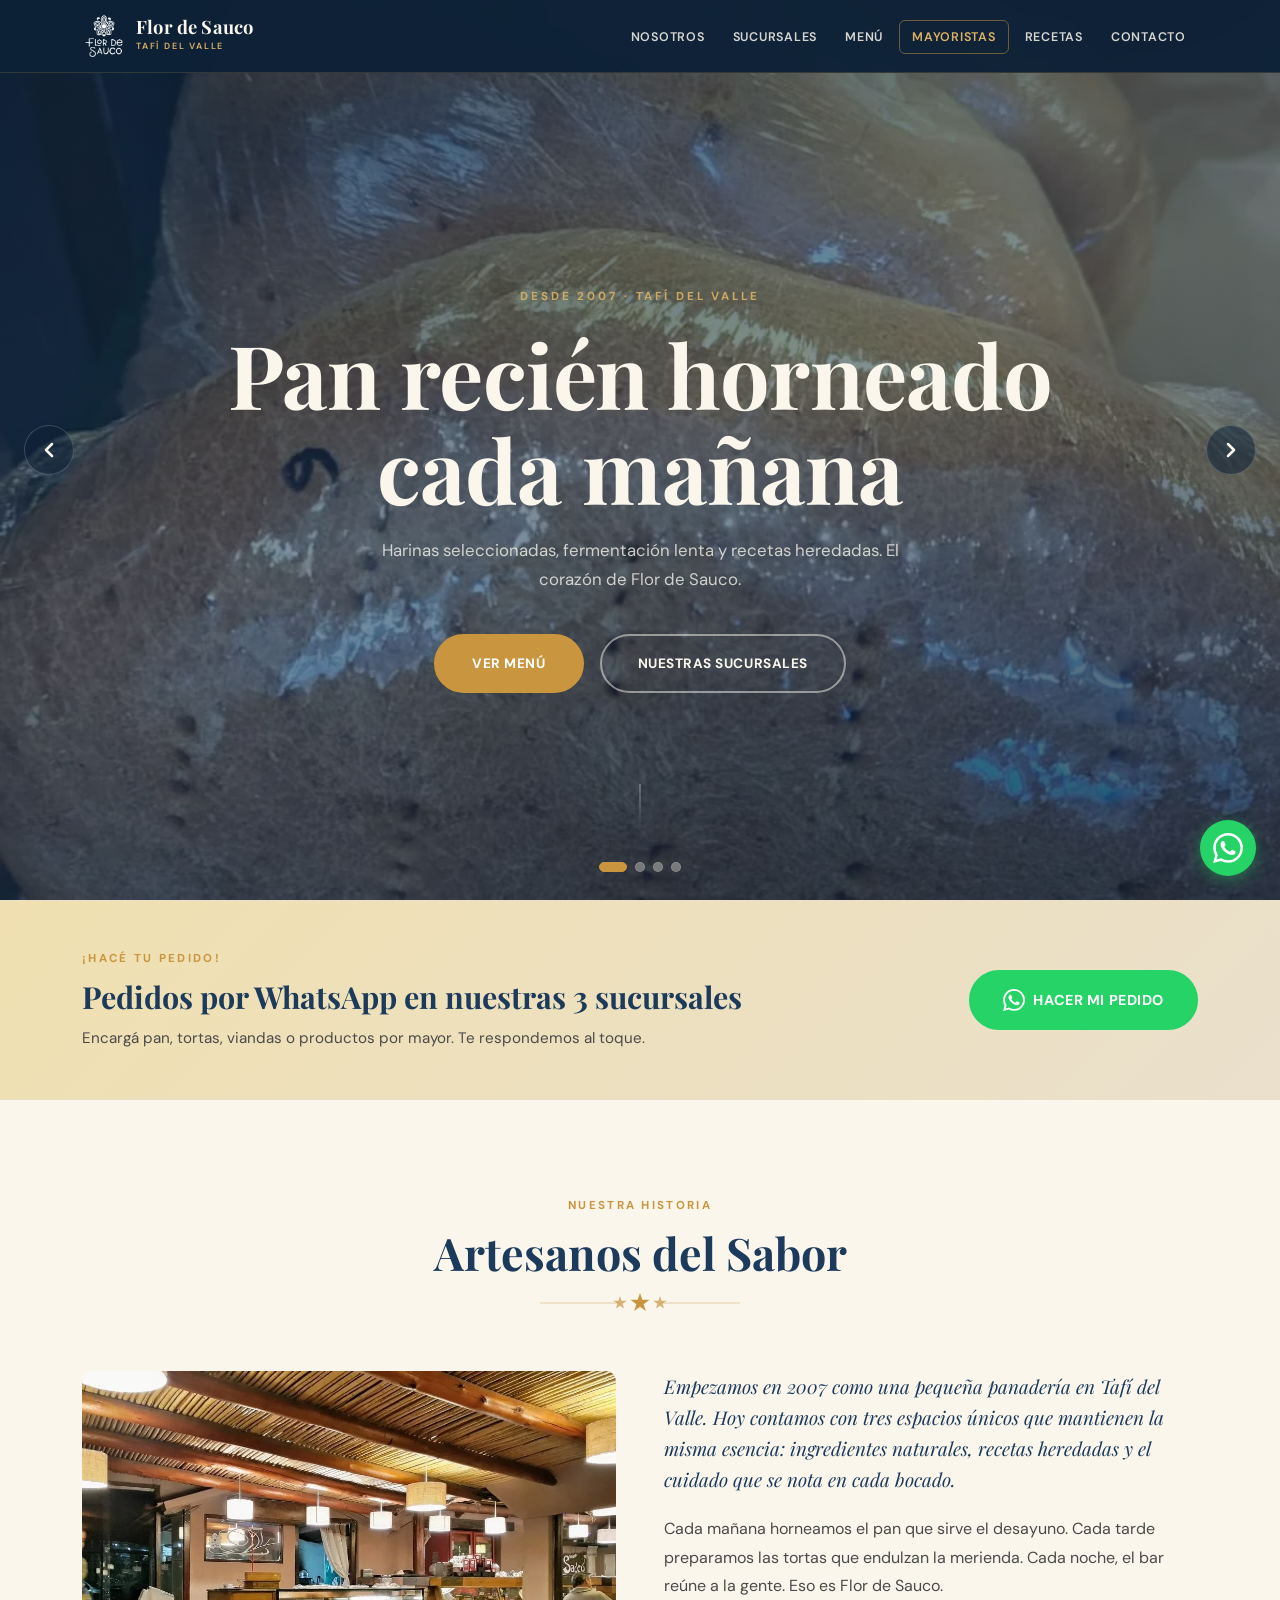
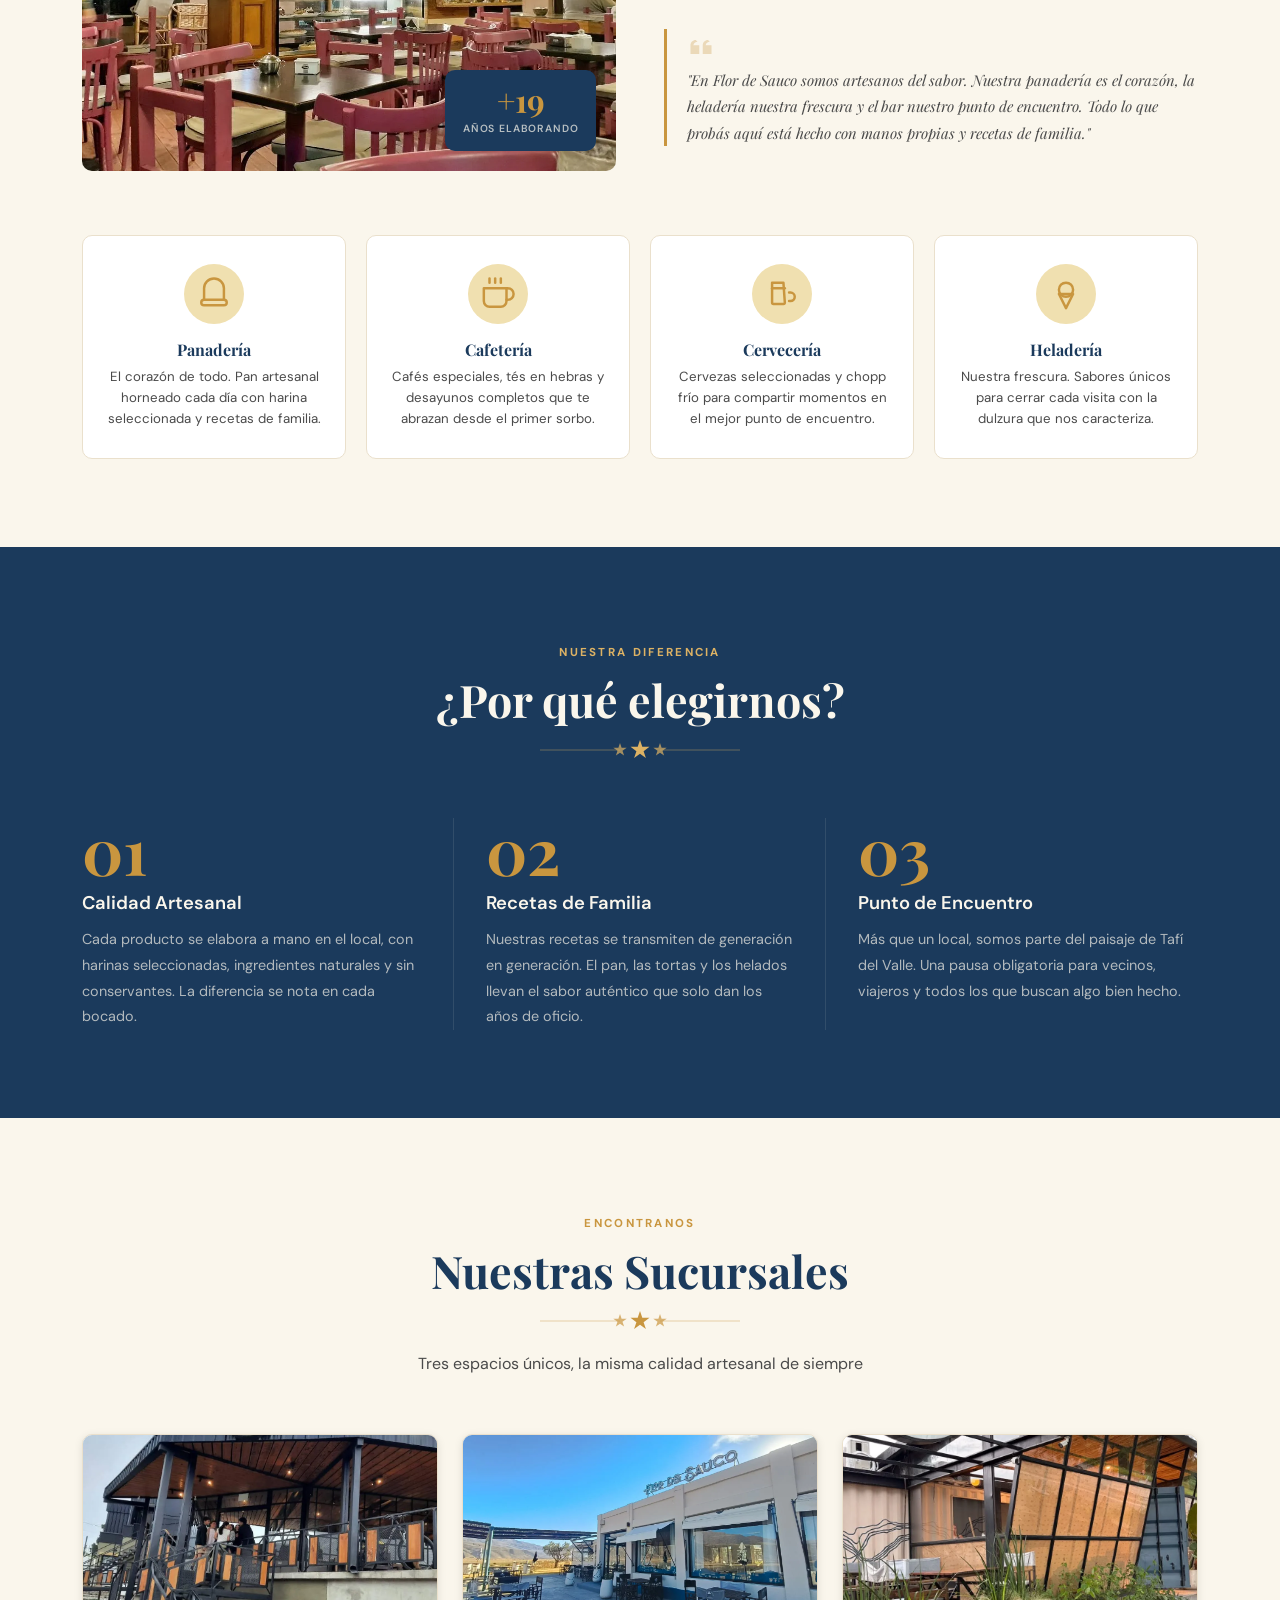
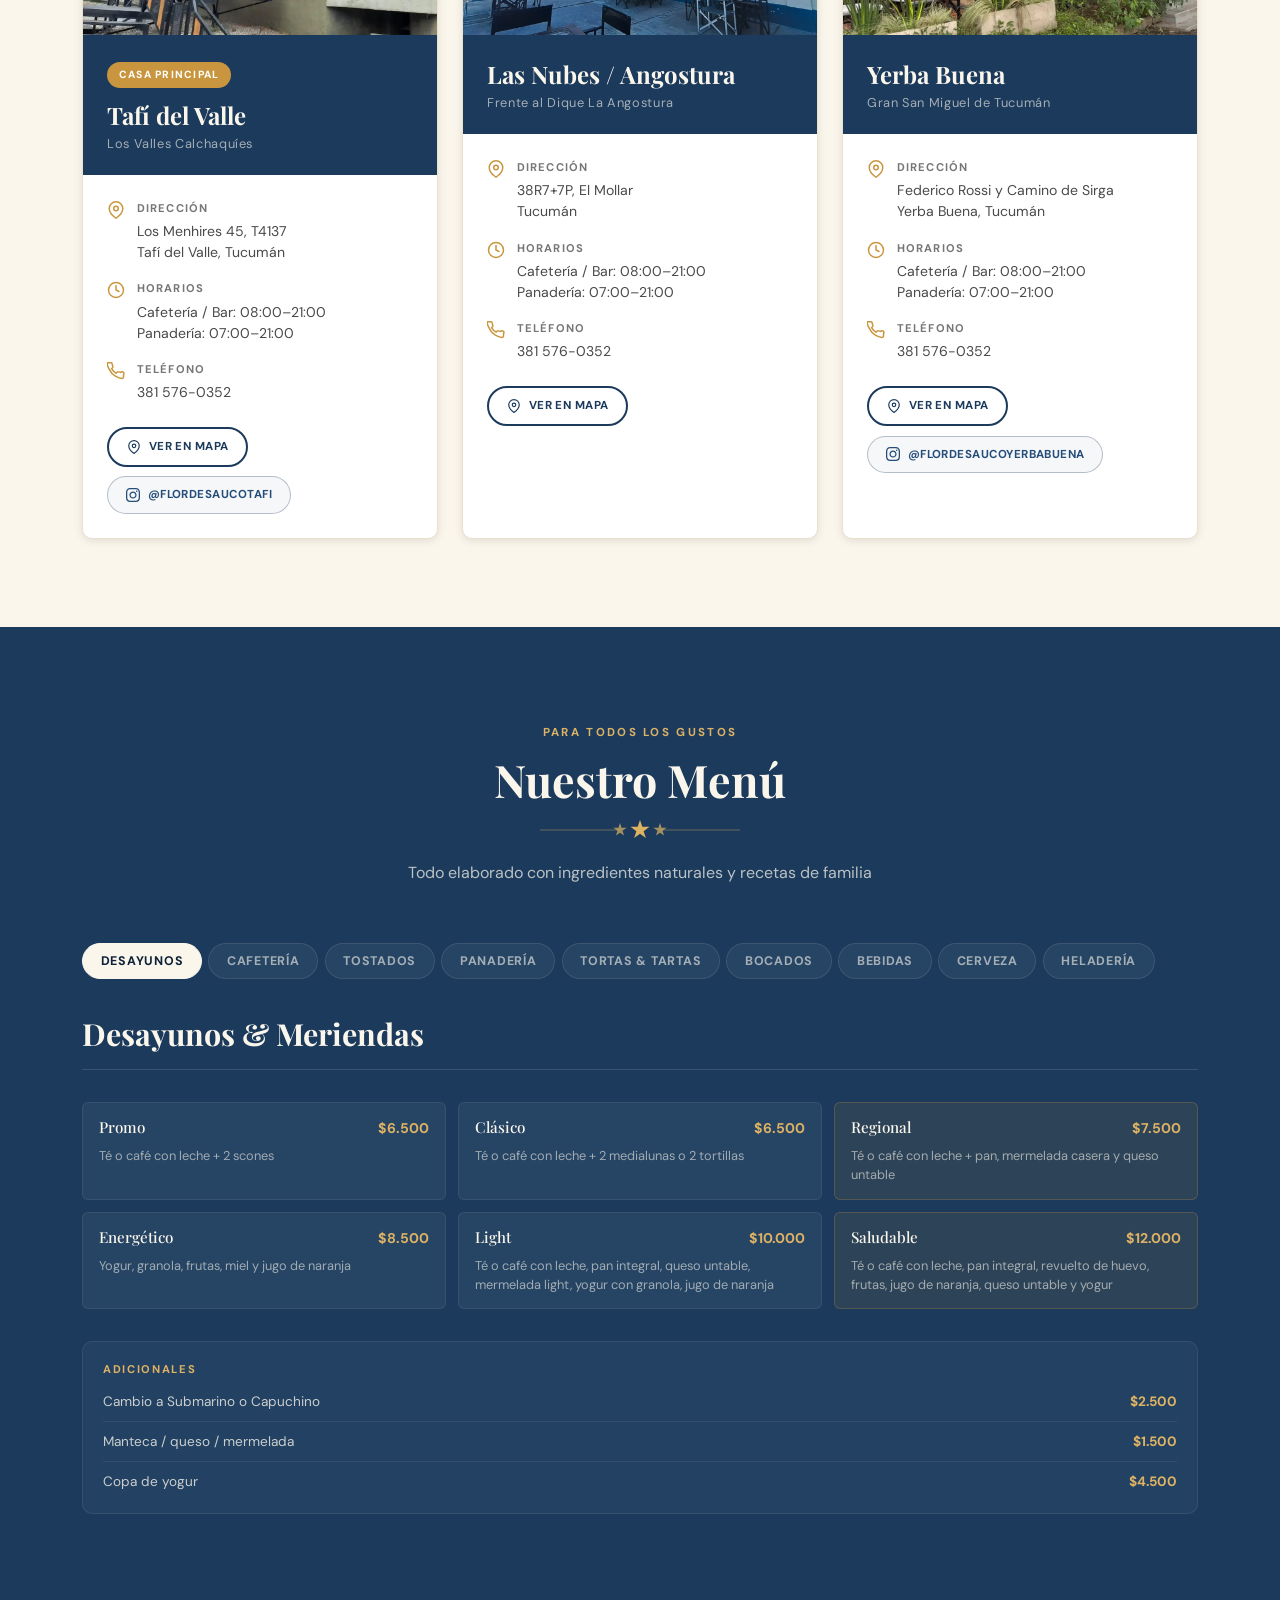
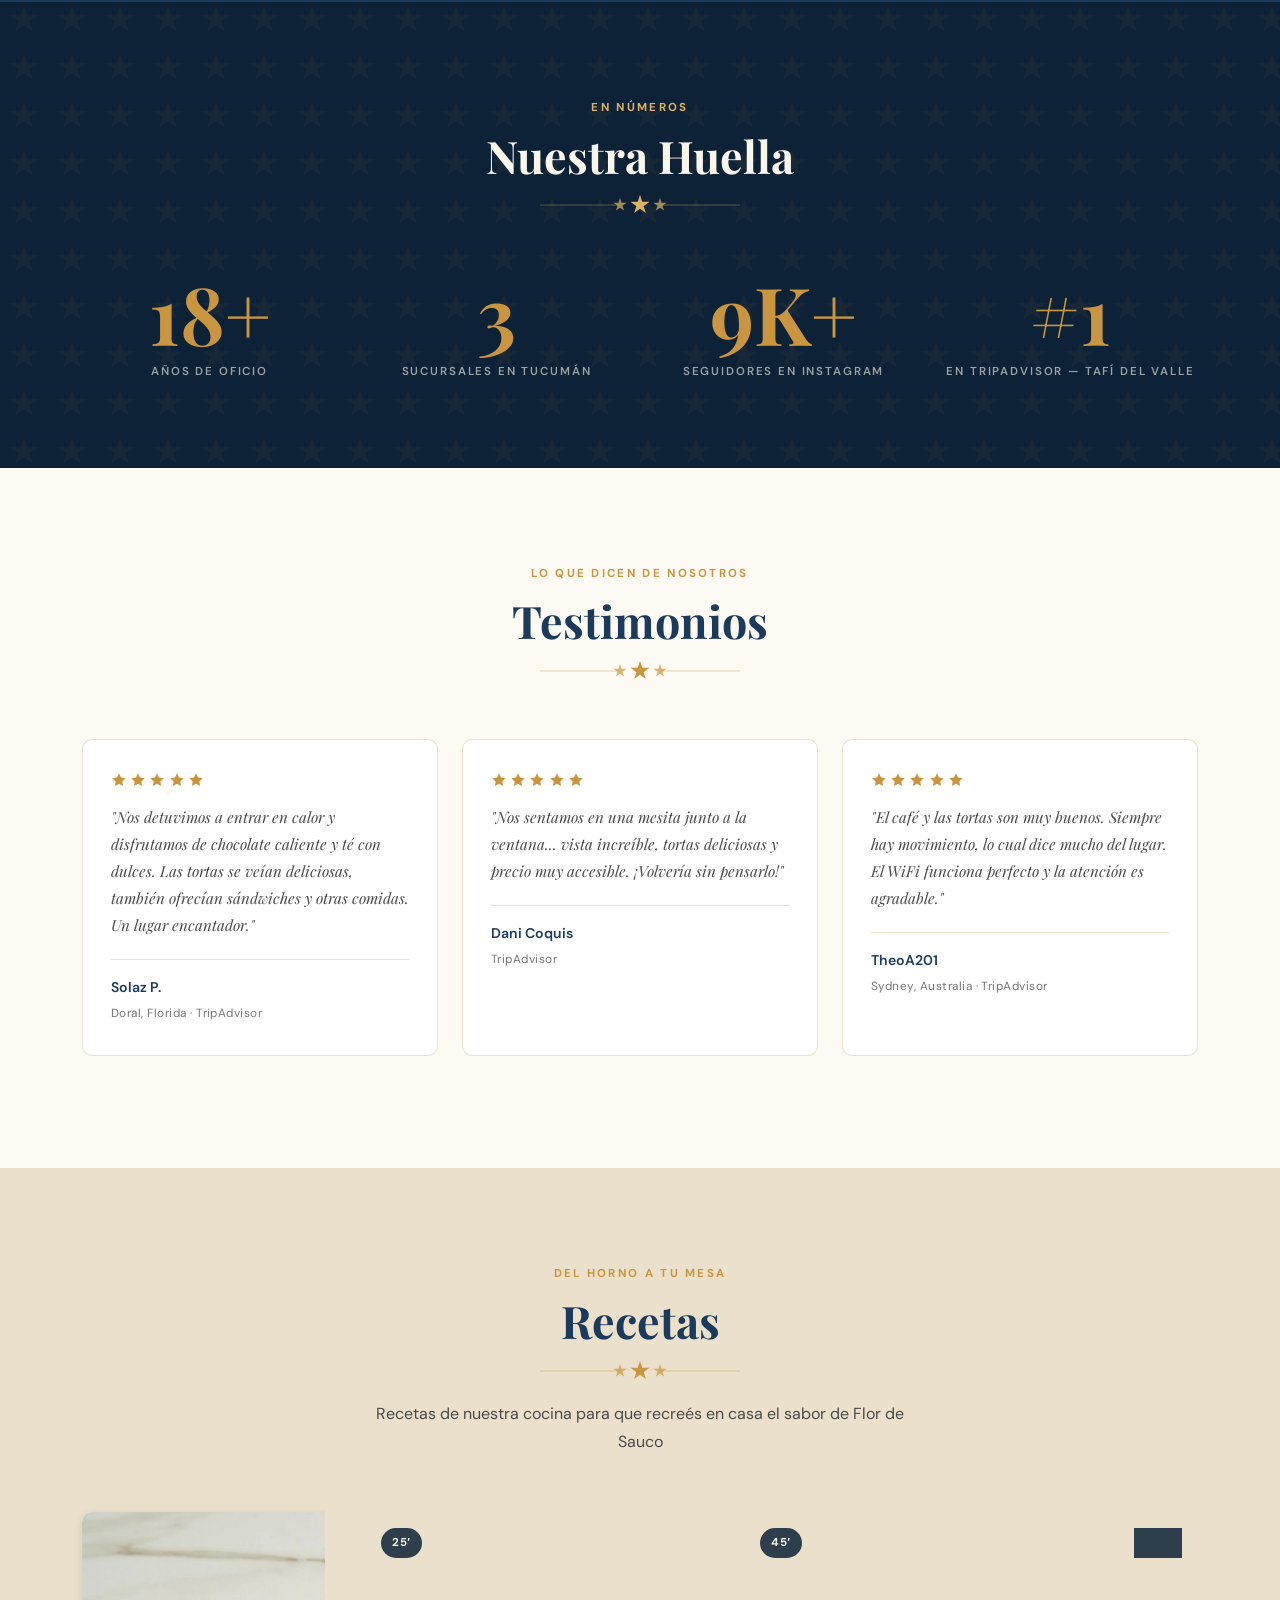
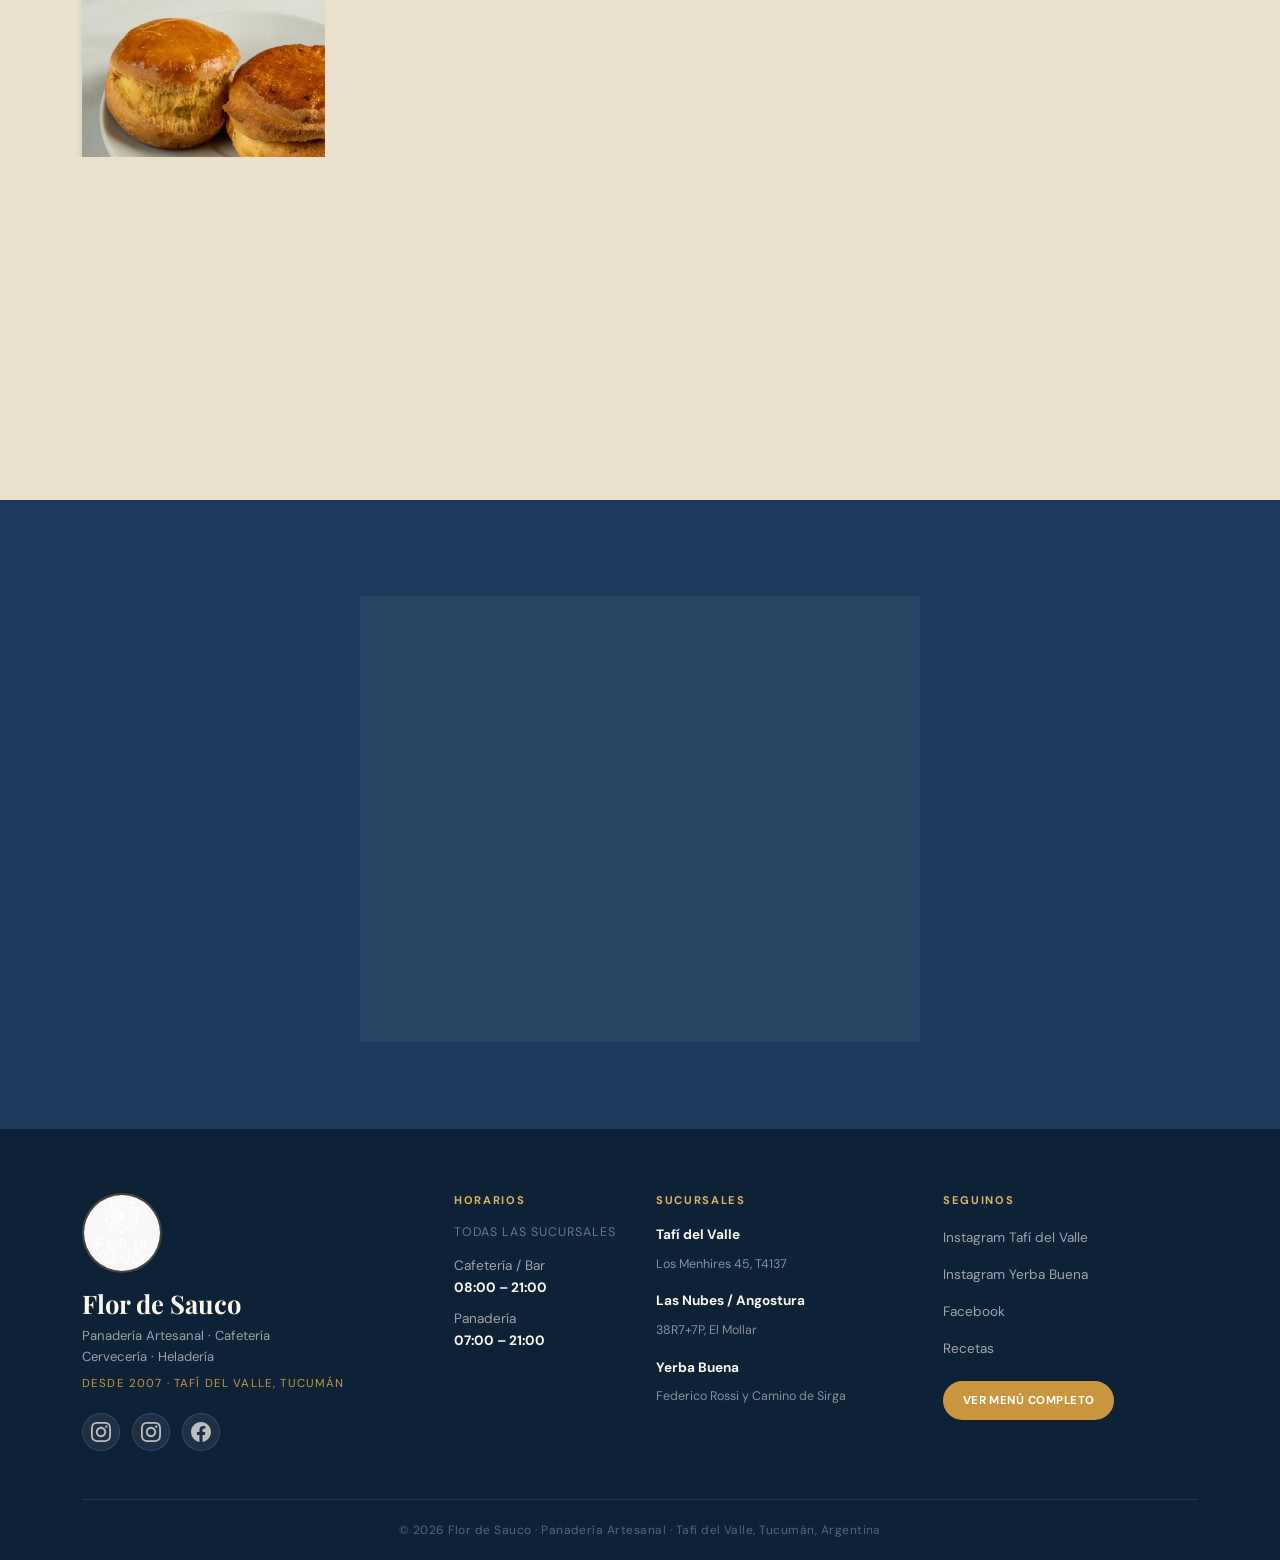
<file: index.html>
<!DOCTYPE html>
<html lang="es">
<head>
    <meta charset="UTF-8">
    <meta name="viewport" content="width=device-width, initial-scale=1.0">
    <title>Flor de Sauco — Panadería Artesanal · Cafetería · Tafí del Valle</title>
    <meta name="description" content="Flor de Sauco — Panadería artesanal, cafetería, cervecería y heladería en Tafí del Valle, Tucumán. Pan recién horneado cada mañana desde 2007.">
    <meta name="keywords" content="panadería tafí del valle, panadería tucumán, flor de sauco, panadería artesanal, cafetería tafí del valle">
    <meta name="author" content="Flor de Sauco SRL">
    <meta name="google-site-verification" content="5Q0Ami0dJPGb7Tqwnr9w97ck6ICpU90QhUuebhi8tC8" />
    <meta name="google-site-verification" content="xEQ-nnPoJUhW4euToep4DwoQLsgLz-veDyP-u3WaWmM" />
    <link rel="canonical" href="https://flordesaucosrl.com/">
    <!-- Open Graph (WhatsApp, Facebook) -->
    <meta property="og:title" content="Flor de Sauco — Panadería Artesanal · Tafí del Valle">
    <meta property="og:description" content="Artesanos del sabor desde 2007 en Tafí del Valle, Tucumán. Panadería, cafetería, cervecería y heladería.">
    <meta property="og:type" content="website">
    <meta property="og:url" content="https://flordesaucosrl.com/">
    <meta property="og:image" content="https://flordesaucosrl.com/images/Pagina/logo-definitivo-1.png">
    <meta property="og:image:width" content="800">
    <meta property="og:image:height" content="800">
    <meta property="og:site_name" content="Flor de Sauco">
    <meta property="og:locale" content="es_AR">
    <!-- Twitter Card -->
    <meta name="twitter:card" content="summary_large_image">
    <meta name="twitter:title" content="Flor de Sauco — Panadería Artesanal · Tafí del Valle">
    <meta name="twitter:description" content="Artesanos del sabor desde 2007 en Tafí del Valle, Tucumán. Panadería, cafetería, cervecería y heladería.">
    <meta name="twitter:image" content="https://flordesaucosrl.com/images/Pagina/logo-definitivo-1.png">
    <!-- Favicon -->
    <link rel="icon" type="image/jpeg" href="images/Pagina/logo-1.jpeg">
    <link rel="apple-touch-icon" href="images/Pagina/logo-1.jpeg">
    <!-- Schema.org — LocalBusiness -->
    <script type="application/ld+json">
    {
      "@context": "https://schema.org",
      "@graph": [
        {
          "@type": "Bakery",
          "@id": "https://flordesaucosrl.com/#tafi",
          "name": "Flor de Sauco — Tafí del Valle",
          "aggregateRating": {
            "@type": "AggregateRating",
            "ratingValue": "3.8",
            "reviewCount": "110",
            "bestRating": "5",
            "worstRating": "1"
          },
          "description": "Panadería artesanal, cafetería, cervecería y heladería en Tafí del Valle, Tucumán. Pan recién horneado cada mañana desde 2007.",
          "url": "https://flordesaucosrl.com/",
          "logo": "https://flordesaucosrl.com/images/Pagina/logo-definitivo-1.png",
          "image": "https://flordesaucosrl.com/images/Pagina/tafi.webp",
          "foundingDate": "2007",
          "priceRange": "$$",
          "servesCuisine": ["Panadería artesanal", "Cafetería", "Heladería", "Cervecería"],
          "address": {
            "@type": "PostalAddress",
            "streetAddress": "Los Menhires 45",
            "addressLocality": "Tafí del Valle",
            "addressRegion": "Tucumán",
            "addressCountry": "AR"
          },
          "geo": {
            "@type": "GeoCoordinates",
            "latitude": -26.8577,
            "longitude": -65.6951
          },
          "openingHoursSpecification": [
            {
              "@type": "OpeningHoursSpecification",
              "dayOfWeek": ["Monday","Tuesday","Wednesday","Thursday","Friday","Saturday","Sunday"],
              "opens": "07:00",
              "closes": "21:00"
            }
          ],
          "sameAs": [
            "https://www.instagram.com/flordesaucotafi",
            "https://www.facebook.com/FlorDeSaucoCasaDeTe"
          ]
        },
        {
          "@type": "Bakery",
          "@id": "https://flordesaucosrl.com/#lasnubes",
          "name": "Flor de Sauco — Las Nubes / Angostura",
          "aggregateRating": {
            "@type": "AggregateRating",
            "ratingValue": "4.0",
            "reviewCount": "44",
            "bestRating": "5",
            "worstRating": "1"
          },
          "description": "Panadería artesanal y cafetería frente al Dique La Angostura, El Mollar, Tucumán.",
          "url": "https://flordesaucosrl.com/",
          "logo": "https://flordesaucosrl.com/images/Pagina/logo-definitivo-1.png",
          "image": "https://flordesaucosrl.com/images/Pagina/frente-las-nubes.webp",
          "priceRange": "$$",
          "address": {
            "@type": "PostalAddress",
            "streetAddress": "38R7+7P",
            "addressLocality": "El Mollar",
            "addressRegion": "Tucumán",
            "addressCountry": "AR"
          },
          "openingHoursSpecification": [
            {
              "@type": "OpeningHoursSpecification",
              "dayOfWeek": ["Monday","Tuesday","Wednesday","Thursday","Friday","Saturday","Sunday"],
              "opens": "07:00",
              "closes": "21:00"
            }
          ]
        },
        {
          "@type": "Bakery",
          "@id": "https://flordesaucosrl.com/#yerbabuena",
          "name": "Flor de Sauco — Yerba Buena",
          "description": "Panadería artesanal, cafetería y heladería en Yerba Buena, Gran San Miguel de Tucumán.",
          "url": "https://flordesaucosrl.com/",
          "logo": "https://flordesaucosrl.com/images/Pagina/logo-definitivo-1.png",
          "image": "https://flordesaucosrl.com/images/Pagina/flor-de-sauco-yerbabuena.webp",
          "priceRange": "$$",
          "address": {
            "@type": "PostalAddress",
            "streetAddress": "Federico Rossi y Camino de Sirga",
            "addressLocality": "Yerba Buena",
            "addressRegion": "Tucumán",
            "addressCountry": "AR"
          },
          "openingHoursSpecification": [
            {
              "@type": "OpeningHoursSpecification",
              "dayOfWeek": ["Monday","Tuesday","Wednesday","Thursday","Friday","Saturday","Sunday"],
              "opens": "07:00",
              "closes": "21:00"
            }
          ],
          "sameAs": [
            "https://www.instagram.com/flordesaucoyerbabuena"
          ]
        }
      ]
    }
    </script>
    <!-- Fonts -->
    <link rel="preconnect" href="https://fonts.googleapis.com">
    <link rel="preconnect" href="https://fonts.gstatic.com" crossorigin>
    <link href="https://fonts.googleapis.com/css2?family=Playfair+Display:ital,wght@0,400;0,500;0,600;0,700;0,800;1,400;1,600&family=DM+Sans:opsz,wght@9..40,300;9..40,400;9..40,500;9..40,600;9..40,700&display=swap" rel="stylesheet">
    <link rel="stylesheet" href="css/styles.css">
    <link rel="preload" as="image" href="images/Pagina/pan-bollo.webp" type="image/webp">
</head>
<body>

<!-- ===== SVG SPRITE ===== -->
<svg width="0" height="0" style="position:absolute" aria-hidden="true">
    <defs>
        <!-- Separador firma: dos líneas + 3 florcitas de sauco -->
        <symbol id="sauco-separator" viewBox="0 0 200 24">
            <g fill="currentColor">
                <line x1="0" y1="12" x2="80" y2="12" stroke="currentColor" stroke-width="0.8" opacity="0.5"/>
                <line x1="120" y1="12" x2="200" y2="12" stroke="currentColor" stroke-width="0.8" opacity="0.5"/>
                <g transform="translate(80, 12)">
                    <path d="M0,-7 L1.6,-2.2 L6.7,-2.2 L2.5,0.8 L4.1,5.6 L0,2.7 L-4.1,5.6 L-2.5,0.8 L-6.7,-2.2 L-1.6,-2.2 Z" opacity="0.7"/>
                </g>
                <g transform="translate(100, 12)">
                    <path d="M0,-10 L2.3,-3.2 L9.5,-3.2 L3.6,1.2 L5.9,8 L0,3.8 L-5.9,8 L-3.6,1.2 L-9.5,-3.2 L-2.3,-3.2 Z"/>
                </g>
                <g transform="translate(120, 12)">
                    <path d="M0,-7 L1.6,-2.2 L6.7,-2.2 L2.5,0.8 L4.1,5.6 L0,2.7 L-4.1,5.6 L-2.5,0.8 L-6.7,-2.2 L-1.6,-2.2 Z" opacity="0.7"/>
                </g>
            </g>
        </symbol>

        <!-- Flor única para acentos -->
        <symbol id="sauco-flower" viewBox="0 0 24 24">
            <path d="M12,2 L13.7,6.8 L18.9,6.8 L14.7,9.8 L16.4,14.6 L12,11.7 L7.6,14.6 L9.3,9.8 L5.1,6.8 L10.3,6.8 Z" fill="currentColor"/>
            <circle cx="12" cy="9.5" r="1.5" fill="currentColor" opacity="0.35"/>
        </symbol>

        <!-- UI icons -->
        <symbol id="i-pin" viewBox="0 0 24 24">
            <path d="M21 10c0 7-9 13-9 13s-9-6-9-13a9 9 0 0118 0z" fill="none" stroke="currentColor" stroke-width="2" stroke-linecap="round" stroke-linejoin="round"/>
            <circle cx="12" cy="10" r="3" fill="none" stroke="currentColor" stroke-width="2"/>
        </symbol>
        <symbol id="i-clock" viewBox="0 0 24 24">
            <circle cx="12" cy="12" r="10" fill="none" stroke="currentColor" stroke-width="2"/>
            <polyline points="12 6 12 12 16 14" fill="none" stroke="currentColor" stroke-width="2" stroke-linecap="round" stroke-linejoin="round"/>
        </symbol>
        <symbol id="i-phone" viewBox="0 0 24 24">
            <path d="M22 16.92v3a2 2 0 01-2.18 2 19.79 19.79 0 01-8.63-3.07A19.5 19.5 0 013.07 9.81a19.79 19.79 0 01-3.07-8.69A2 2 0 012 .99h3a2 2 0 012 1.72c.127.96.361 1.903.7 2.81a2 2 0 01-.45 2.11L6.09 8.91a16 16 0 006 6l1.27-1.27a2 2 0 012.11-.45c.907.339 1.85.573 2.81.7A2 2 0 0122 16.92z" fill="none" stroke="currentColor" stroke-width="2" stroke-linecap="round" stroke-linejoin="round"/>
        </symbol>
        <symbol id="i-star" viewBox="0 0 24 24">
            <polygon points="12 2 15.09 8.26 22 9.27 17 14.14 18.18 21.02 12 17.77 5.82 21.02 7 14.14 2 9.27 8.91 8.26" fill="currentColor"/>
        </symbol>
        <symbol id="i-arrow-right" viewBox="0 0 24 24">
            <line x1="5" y1="12" x2="19" y2="12" stroke="currentColor" stroke-width="2" stroke-linecap="round"/>
            <polyline points="12 5 19 12 12 19" fill="none" stroke="currentColor" stroke-width="2" stroke-linecap="round" stroke-linejoin="round"/>
        </symbol>

        <!-- Pillar icons: outline style -->
        <symbol id="i-bread" viewBox="0 0 24 24">
            <path d="M5 16V8a7 7 0 0 1 14 0v8" fill="none" stroke="currentColor" stroke-width="1.75" stroke-linecap="round" stroke-linejoin="round"/>
            <rect x="3" y="16" width="18" height="4" rx="2" fill="none" stroke="currentColor" stroke-width="1.75"/>
        </symbol>
        <symbol id="i-coffee" viewBox="0 0 24 24">
            <path d="M18 8h1a4 4 0 0 1 0 8h-1" fill="none" stroke="currentColor" stroke-width="1.75" stroke-linecap="round" stroke-linejoin="round"/>
            <path d="M2 8h16v9a4 4 0 0 1-4 4H6a4 4 0 0 1-4-4V8z" fill="none" stroke="currentColor" stroke-width="1.75" stroke-linecap="round" stroke-linejoin="round"/>
            <line x1="6" y1="1" x2="6" y2="4" stroke="currentColor" stroke-width="1.75" stroke-linecap="round"/>
            <line x1="10" y1="1" x2="10" y2="4" stroke="currentColor" stroke-width="1.75" stroke-linecap="round"/>
            <line x1="14" y1="1" x2="14" y2="4" stroke="currentColor" stroke-width="1.75" stroke-linecap="round"/>
        </symbol>
        <symbol id="i-beer" viewBox="0 0 24 24">
            <path d="M17 11h1a3 3 0 0 1 0 6h-1" fill="none" stroke="currentColor" stroke-width="1.75" stroke-linecap="round" stroke-linejoin="round"/>
            <path d="M5 4h8l1 14a1 1 0 0 1-1 1H6a1 1 0 0 1-1-1L5 4z" fill="none" stroke="currentColor" stroke-width="1.75" stroke-linecap="round" stroke-linejoin="round"/>
            <path d="M5 8h9" fill="none" stroke="currentColor" stroke-width="1.75" stroke-linecap="round"/>
        </symbol>
        <symbol id="i-icecream" viewBox="0 0 24 24">
            <path d="M12 22l5-10H7l5 10z" fill="none" stroke="currentColor" stroke-width="1.75" stroke-linecap="round" stroke-linejoin="round"/>
            <circle cx="12" cy="9" r="5" fill="none" stroke="currentColor" stroke-width="1.75"/>
        </symbol>

        <!-- Social / misc icons -->
        <symbol id="i-whatsapp" viewBox="0 0 24 24">
            <path d="M17.472 14.382c-.297-.149-1.758-.867-2.03-.967-.273-.099-.471-.148-.67.15-.197.297-.767.966-.94 1.164-.173.199-.347.223-.644.075-.297-.15-1.255-.463-2.39-1.475-.883-.788-1.48-1.761-1.653-2.059-.173-.297-.018-.458.13-.606.134-.133.298-.347.446-.52.149-.174.198-.298.298-.497.099-.198.05-.371-.025-.52-.075-.149-.669-1.612-.916-2.207-.242-.579-.487-.5-.669-.51-.173-.008-.371-.01-.57-.01-.198 0-.52.074-.792.372-.272.297-1.04 1.016-1.04 2.479 0 1.462 1.065 2.875 1.213 3.074.149.198 2.096 3.2 5.077 4.487.709.306 1.262.489 1.694.625.712.227 1.36.195 1.871.118.571-.085 1.758-.719 2.006-1.413.248-.694.248-1.289.173-1.413-.074-.124-.272-.198-.57-.347m-5.421 7.403h-.004a9.87 9.87 0 01-5.031-1.378l-.361-.214-3.741.982.998-3.648-.235-.374a9.86 9.86 0 01-1.51-5.26c.001-5.45 4.436-9.884 9.888-9.884 2.64 0 5.122 1.03 6.988 2.898a9.825 9.825 0 012.893 6.994c-.003 5.45-4.437 9.884-9.885 9.884m8.413-18.297A11.815 11.815 0 0012.05 0C5.495 0 .16 5.335.157 11.892c0 2.096.547 4.142 1.588 5.945L.057 24l6.305-1.654a11.882 11.882 0 005.683 1.448h.005c6.554 0 11.89-5.335 11.893-11.893a11.821 11.821 0 00-3.48-8.413z" fill="currentColor"/>
        </symbol>
        <symbol id="i-instagram" viewBox="0 0 24 24">
            <path d="M12 2.163c3.204 0 3.584.012 4.85.07 3.252.148 4.771 1.691 4.919 4.919.058 1.265.069 1.645.069 4.849 0 3.205-.012 3.584-.069 4.849-.149 3.225-1.664 4.771-4.919 4.919-1.266.058-1.644.07-4.85.07-3.204 0-3.584-.012-4.849-.07-3.26-.149-4.771-1.699-4.919-4.92-.058-1.265-.07-1.644-.07-4.849 0-3.204.013-3.583.07-4.849.149-3.227 1.664-4.771 4.919-4.919 1.266-.057 1.645-.069 4.849-.069zm0-2.163c-3.259 0-3.667.014-4.947.072-4.358.2-6.78 2.618-6.98 6.98-.059 1.281-.073 1.689-.073 4.948 0 3.259.014 3.668.072 4.948.2 4.358 2.618 6.78 6.98 6.98 1.281.058 1.689.072 4.948.072 3.259 0 3.668-.014 4.948-.072 4.354-.2 6.782-2.618 6.979-6.98.059-1.28.073-1.689.073-4.948 0-3.259-.014-3.667-.072-4.947-.196-4.354-2.617-6.78-6.979-6.98-1.281-.059-1.69-.073-4.949-.073zm0 5.838c-3.403 0-6.162 2.759-6.162 6.162s2.759 6.163 6.162 6.163 6.162-2.759 6.162-6.163c0-3.403-2.759-6.162-6.162-6.162zm0 10.162c-2.209 0-4-1.79-4-4 0-2.209 1.791-4 4-4s4 1.791 4 4c0 2.21-1.791 4-4 4zm6.406-11.845c-.796 0-1.441.645-1.441 1.44s.645 1.44 1.441 1.44c.795 0 1.439-.645 1.439-1.44s-.644-1.44-1.439-1.44z" fill="currentColor"/>
        </symbol>
        <symbol id="i-facebook" viewBox="0 0 24 24">
            <path d="M24 12.073c0-6.627-5.373-12-12-12s-12 5.373-12 12c0 5.99 4.388 10.954 10.125 11.854v-8.385H7.078v-3.47h3.047V9.43c0-3.007 1.792-4.669 4.533-4.669 1.312 0 2.686.235 2.686.235v2.953H15.83c-1.491 0-1.956.925-1.956 1.874v2.25h3.328l-.532 3.47h-2.796v8.385C19.612 23.027 24 18.062 24 12.073z" fill="currentColor"/>
        </symbol>
    </defs>
</svg>

    <!-- ===== HEADER ===== -->
    <header class="header" id="header">
        <div class="container header__inner">
            <a href="#hero" class="logo">
                <img src="images/Pagina/logo-definitivo-1.png" alt="Flor de Sauco" class="logo__img" width="44" height="44">
                <div class="logo__text">
                    <span class="logo__name">Flor de Sauco</span>
                    <span class="logo__tagline">Tafí del Valle</span>
                </div>
            </a>
            <nav class="nav" id="nav" aria-label="Navegación principal">
                <ul class="nav__list">
                    <li><a href="#nosotros" class="nav__link">Nosotros</a></li>
                    <li><a href="#sucursales" class="nav__link">Sucursales</a></li>
                    <li><a href="#menu" class="nav__link">Menú</a></li>
                    <li><a href="https://flordesauco.odoo.com/es/shop" target="_blank" rel="noopener noreferrer" class="nav__link nav__link--cta">Mayoristas</a></li>
                    <li><a href="#recetas" class="nav__link">Recetas</a></li>
                    <li><a href="#contacto" class="nav__link">Contacto</a></li>
                </ul>
            </nav>
            <button class="hamburger" id="hamburger" aria-label="Abrir menú de navegación" aria-expanded="false" aria-controls="nav">
                <span></span>
                <span></span>
                <span></span>
            </button>
        </div>
    </header>

    <main>

        <!-- ===== HERO SLIDER ===== -->
        <section class="hero" id="hero" aria-roledescription="carrusel" aria-label="Flor de Sauco — Panadería Artesanal">

            <div class="hero__slides">

                <!-- Slide 1 · Panadería -->
                <div class="hero__slide is-active" style="background-image: url('images/Pagina/pan-bollo.webp')" aria-label="Slide 1 de 4: Panadería">
                    <div class="hero__overlay"></div>
                    <div class="container hero__slide-content">
                        <span class="hero__eyebrow">Desde 2007 · Tafí del Valle</span>
                        <h1 class="hero__title">Pan recién horneado<br>cada mañana</h1>
                        <p class="hero__subtitle">Harinas seleccionadas, fermentación lenta y recetas heredadas. El corazón de Flor de Sauco.</p>
                        <div class="hero__ctas">
                            <a href="#menu" class="btn btn--primary btn--lg">Ver Menú</a>
                            <a href="#sucursales" class="btn btn--outline-light btn--lg">Nuestras Sucursales</a>
                        </div>
                    </div>
                </div>

                <!-- Slide 2 · Cafetería -->
                <div class="hero__slide" style="background-image: url('images/Pagina/medialuna.webp')" aria-label="Slide 2 de 4: Cafetería">
                    <div class="hero__overlay"></div>
                    <div class="container hero__slide-content">
                        <span class="hero__eyebrow">Cafetería</span>
                        <h2 class="hero__title">El abrazo<br>de un buen café</h2>
                        <p class="hero__subtitle">Cafés de especialidad, tés en hebras y desayunos completos para empezar el día con calma.</p>
                        <div class="hero__ctas">
                            <a href="#menu" class="btn btn--primary btn--lg">Ver Cafetería</a>
                            <a href="#sucursales" class="btn btn--outline-light btn--lg">Encontranos</a>
                        </div>
                    </div>
                </div>

                <!-- Slide 3 · Cervecería -->
                <div class="hero__slide" style="background-image: url('images/Pagina/tafi.webp')" aria-label="Slide 3 de 4: Cervecería">
                    <div class="hero__overlay"></div>
                    <div class="container hero__slide-content">
                        <span class="hero__eyebrow">Cervecería</span>
                        <h2 class="hero__title">Punto de encuentro<br>en los Valles</h2>
                        <p class="hero__subtitle">Cerveza tirada, latas, botellones para compartir. La parada obligada en Tafí del Valle.</p>
                        <div class="hero__ctas">
                            <a href="#menu" class="btn btn--primary btn--lg">Ver Cerveza</a>
                            <a href="#contacto" class="btn btn--outline-light btn--lg">Reservar mesa</a>
                        </div>
                    </div>
                </div>

                <!-- Slide 4 · Heladería -->
                <div class="hero__slide" style="background-image: url('images/Pagina/helado.webp')" aria-label="Slide 4 de 4: Heladería">
                    <div class="hero__overlay"></div>
                    <div class="container hero__slide-content">
                        <span class="hero__eyebrow">Heladería</span>
                        <h2 class="hero__title">Frescura<br>de los Valles</h2>
                        <p class="hero__subtitle">Sabores únicos elaborados artesanalmente. La frutilla del postre en cada visita.</p>
                        <div class="hero__ctas">
                            <a href="#menu" class="btn btn--primary btn--lg">Ver Heladería</a>
                            <a href="#sucursales" class="btn btn--outline-light btn--lg">Visitanos</a>
                        </div>
                    </div>
                </div>

            </div>

            <!-- Flechas prev / next (solo desktop) -->
            <button class="hero__nav hero__nav--prev" aria-label="Slide anterior">
                <svg width="24" height="24" viewBox="0 0 24 24" fill="none" aria-hidden="true">
                    <polyline points="15 18 9 12 15 6" stroke="currentColor" stroke-width="2.5" stroke-linecap="round" stroke-linejoin="round"/>
                </svg>
            </button>
            <button class="hero__nav hero__nav--next" aria-label="Siguiente slide">
                <svg width="24" height="24" viewBox="0 0 24 24" fill="none" aria-hidden="true">
                    <polyline points="9 18 15 12 9 6" stroke="currentColor" stroke-width="2.5" stroke-linecap="round" stroke-linejoin="round"/>
                </svg>
            </button>

            <!-- Dots de navegación -->
            <div class="hero__dots" role="tablist" aria-label="Slides del carrusel">
                <button class="hero__dot is-active" role="tab" aria-selected="true"  aria-label="Slide 1: Panadería"   data-slide="0"></button>
                <button class="hero__dot"           role="tab" aria-selected="false" aria-label="Slide 2: Cafetería"   data-slide="1"></button>
                <button class="hero__dot"           role="tab" aria-selected="false" aria-label="Slide 3: Cervecería"  data-slide="2"></button>
                <button class="hero__dot"           role="tab" aria-selected="false" aria-label="Slide 4: Heladería"   data-slide="3"></button>
            </div>

            <div class="hero__scroll" aria-hidden="true">
                <span class="hero__scroll-line"></span>
            </div>
        </section>

        <!-- ===== PROMO BANNER ===== -->
        <section class="promo-banner" aria-label="Pedidos por WhatsApp">
            <div class="container promo-banner__inner">
                <div class="promo-banner__text">
                    <span class="section__eyebrow">¡Hacé tu pedido!</span>
                    <h2 class="promo-banner__title">Pedidos por WhatsApp en nuestras 3 sucursales</h2>
                    <p class="promo-banner__desc">Encargá pan, tortas, viandas o productos por mayor. Te respondemos al toque.</p>
                </div>
                <div class="promo-banner__action">
                    <a href="https://wa.me/5493815760352?text=Hola!%20Quiero%20hacer%20un%20pedido%20en%20Flor%20de%20Sauco." target="_blank" rel="noopener noreferrer" class="btn btn--whatsapp btn--lg">
                        <svg width="22" height="22" aria-hidden="true"><use href="#i-whatsapp"/></svg>
                        Hacer mi pedido
                    </a>
                </div>
            </div>
        </section>

        <!-- ===== NOSOTROS ===== -->
        <section class="section nosotros" id="nosotros">
            <div class="container">
                <div class="section__header fade-up">
                    <span class="section__eyebrow">Nuestra historia</span>
                    <h2 class="section__title">Artesanos del Sabor</h2>
                    <svg class="section__separator" aria-hidden="true" viewBox="0 0 200 24"><use href="#sauco-separator"/></svg>
                </div>

                <!-- Grid imagen + texto -->
                <div class="nosotros__grid fade-up">
                    <div class="nosotros__image-col">
                        <div class="nosotros__img-wrapper">
                            <div class="nosotros__img" style="background-image: url('images/Pagina/flor-de-sauco-2007.webp')" role="img" aria-label="El equipo de Flor de Sauco en el local de Tafí del Valle"></div>
                            <div class="nosotros__badge">
                                <span class="nosotros__badge-num">+19</span>
                                <span class="nosotros__badge-label">años elaborando</span>
                            </div>
                        </div>
                    </div>
                    <div class="nosotros__text-col">
                        <p class="nosotros__lead">Empezamos en 2007 como una pequeña panadería en Tafí del Valle. Hoy contamos con tres espacios únicos que mantienen la misma esencia: ingredientes naturales, recetas heredadas y el cuidado que se nota en cada bocado.</p>
                        <p class="nosotros__body">Cada mañana horneamos el pan que sirve el desayuno. Cada tarde preparamos las tortas que endulzan la merienda. Cada noche, el bar reúne a la gente. Eso es Flor de Sauco.</p>
                        <blockquote class="nosotros__quote">
                            <svg class="nosotros__quote-icon" width="28" height="28" viewBox="0 0 32 32" aria-hidden="true">
                                <path d="M10 8C6.7 8 4 10.7 4 14v10h10V14H7.3C7.7 11.7 9.7 10 12 10l-2-2zm14 0c-3.3 0-6 2.7-6 6v10h10V14h-6.7c.4-2.3 2.4-4 4.7-4l-2-2z" fill="currentColor" opacity="0.3"/>
                            </svg>
                            <p>"En Flor de Sauco somos artesanos del sabor. Nuestra panadería es el corazón, la heladería nuestra frescura y el bar nuestro punto de encuentro. Todo lo que probás aquí está hecho con manos propias y recetas de familia."</p>
                        </blockquote>
                    </div>
                </div>

                <!-- Pilares -->
                <div class="nosotros__pillars fade-up">
                    <div class="pillar">
                        <div class="pillar__icon">
                            <svg width="34" height="34" aria-hidden="true"><use href="#i-bread"/></svg>
                        </div>
                        <h3>Panadería</h3>
                        <p>El corazón de todo. Pan artesanal horneado cada día con harina seleccionada y recetas de familia.</p>
                    </div>
                    <div class="pillar">
                        <div class="pillar__icon">
                            <svg width="34" height="34" aria-hidden="true"><use href="#i-coffee"/></svg>
                        </div>
                        <h3>Cafetería</h3>
                        <p>Cafés especiales, tés en hebras y desayunos completos que te abrazan desde el primer sorbo.</p>
                    </div>
                    <div class="pillar">
                        <div class="pillar__icon">
                            <svg width="34" height="34" aria-hidden="true"><use href="#i-beer"/></svg>
                        </div>
                        <h3>Cervecería</h3>
                        <p>Cervezas seleccionadas y chopp frío para compartir momentos en el mejor punto de encuentro.</p>
                    </div>
                    <div class="pillar">
                        <div class="pillar__icon">
                            <svg width="34" height="34" aria-hidden="true"><use href="#i-icecream"/></svg>
                        </div>
                        <h3>Heladería</h3>
                        <p>Nuestra frescura. Sabores únicos para cerrar cada visita con la dulzura que nos caracteriza.</p>
                    </div>
                </div>
            </div>
        </section>

        <!-- ===== ¿POR QUÉ ELEGIRNOS? ===== -->
        <section class="section elegirnos" id="elegirnos">
            <div class="container">
                <div class="section__header fade-up">
                    <span class="section__eyebrow section__eyebrow--light">Nuestra diferencia</span>
                    <h2 class="section__title section__title--light">¿Por qué elegirnos?</h2>
                    <svg class="section__separator section__separator--light" aria-hidden="true" viewBox="0 0 200 24"><use href="#sauco-separator"/></svg>
                </div>
                <div class="elegirnos__grid">
                    <div class="elegirnos__card fade-up">
                        <span class="elegirnos__num">01</span>
                        <h3 class="elegirnos__title">Calidad Artesanal</h3>
                        <p class="elegirnos__text">Cada producto se elabora a mano en el local, con harinas seleccionadas, ingredientes naturales y sin conservantes. La diferencia se nota en cada bocado.</p>
                    </div>
                    <div class="elegirnos__card fade-up">
                        <span class="elegirnos__num">02</span>
                        <h3 class="elegirnos__title">Recetas de Familia</h3>
                        <p class="elegirnos__text">Nuestras recetas se transmiten de generación en generación. El pan, las tortas y los helados llevan el sabor auténtico que solo dan los años de oficio.</p>
                    </div>
                    <div class="elegirnos__card fade-up">
                        <span class="elegirnos__num">03</span>
                        <h3 class="elegirnos__title">Punto de Encuentro</h3>
                        <p class="elegirnos__text">Más que un local, somos parte del paisaje de Tafí del Valle. Una pausa obligatoria para vecinos, viajeros y todos los que buscan algo bien hecho.</p>
                    </div>
                </div>
            </div>
        </section>

        <!-- ===== SUCURSALES ===== -->
        <section class="section sucursales" id="sucursales">
            <div class="container">
                <div class="section__header fade-up">
                    <span class="section__eyebrow">Encontranos</span>
                    <h2 class="section__title">Nuestras Sucursales</h2>
                    <svg class="section__separator" aria-hidden="true" viewBox="0 0 200 24"><use href="#sauco-separator"/></svg>
                    <p class="section__lead">Tres espacios únicos, la misma calidad artesanal de siempre</p>
                </div>
                <div class="sucursales__grid">

                    <!-- Tafí del Valle -->
                    <article class="branch-card fade-up">
                        <div class="branch-card__photo" style="background-image: url('images/Pagina/tafi.webp')"></div>
                        <div class="branch-card__top">
                            <div class="branch-card__badge">Casa Principal</div>
                            <h3 class="branch-card__title">Tafí del Valle</h3>
                            <p class="branch-card__region">Los Valles Calchaquíes</p>
                        </div>
                        <div class="branch-card__body">
                            <div class="branch-info">
                                <div class="branch-info__item">
                                    <svg class="branch-info__icon" width="18" height="18" aria-hidden="true"><use href="#i-pin"/></svg>
                                    <div>
                                        <strong>Dirección</strong>
                                        <p>Los Menhires 45, T4137<br>Tafí del Valle, Tucumán</p>
                                    </div>
                                </div>
                                <div class="branch-info__item">
                                    <svg class="branch-info__icon" width="18" height="18" aria-hidden="true"><use href="#i-clock"/></svg>
                                    <div>
                                        <strong>Horarios</strong>
                                        <p>Cafetería / Bar: 08:00–21:00</p>
                                        <p>Panadería: 07:00–21:00</p>
                                    </div>
                                </div>
                                <div class="branch-info__item">
                                    <svg class="branch-info__icon" width="18" height="18" aria-hidden="true"><use href="#i-phone"/></svg>
                                    <div>
                                        <strong>Teléfono</strong>
                                        <p><a href="tel:+5493815760352">381 576-0352</a></p>
                                    </div>
                                </div>
                            </div>
                            <div class="branch-card__actions">
                                <a href="https://maps.google.com/?q=Los+Menhires+45,+Tafí+del+Valle,+Tucumán,+Argentina" target="_blank" rel="noopener noreferrer" class="btn btn--sm btn--outline">
                                    <svg width="14" height="14" aria-hidden="true"><use href="#i-pin"/></svg>
                                    Ver en mapa
                                </a>
                                <a href="https://www.instagram.com/flordesaucotafi" target="_blank" rel="noopener noreferrer" class="btn btn--sm btn--instagram">
                                    <svg width="14" height="14" aria-hidden="true"><use href="#i-instagram"/></svg>
                                    @flordesaucotafi
                                </a>
                            </div>
                        </div>
                    </article>

                    <!-- Las Nubes / Angostura -->
                    <article class="branch-card fade-up">
                        <div class="branch-card__photo" style="background-image: url('images/Pagina/frente-las-nubes.webp')"></div>
                        <div class="branch-card__top">
                            <h3 class="branch-card__title">Las Nubes / Angostura</h3>
                            <p class="branch-card__region">Frente al Dique La Angostura</p>
                        </div>
                        <div class="branch-card__body">
                            <div class="branch-info">
                                <div class="branch-info__item">
                                    <svg class="branch-info__icon" width="18" height="18" aria-hidden="true"><use href="#i-pin"/></svg>
                                    <div>
                                        <strong>Dirección</strong>
                                        <p>38R7+7P, El Mollar<br>Tucumán</p>
                                    </div>
                                </div>
                                <div class="branch-info__item">
                                    <svg class="branch-info__icon" width="18" height="18" aria-hidden="true"><use href="#i-clock"/></svg>
                                    <div>
                                        <strong>Horarios</strong>
                                        <p>Cafetería / Bar: 08:00–21:00</p>
                                        <p>Panadería: 07:00–21:00</p>
                                    </div>
                                </div>
                                <div class="branch-info__item">
                                    <svg class="branch-info__icon" width="18" height="18" aria-hidden="true"><use href="#i-phone"/></svg>
                                    <div>
                                        <strong>Teléfono</strong>
                                        <p><a href="tel:+5493815760352">381 576-0352</a></p>
                                    </div>
                                </div>
                            </div>
                            <div class="branch-card__actions">
                                <a href="https://maps.google.com/?q=Flor+de+Sauco+Las+Nubes" target="_blank" rel="noopener noreferrer" class="btn btn--sm btn--outline">
                                    <svg width="14" height="14" aria-hidden="true"><use href="#i-pin"/></svg>
                                    Ver en mapa
                                </a>
                            </div>
                        </div>
                    </article>

                    <!-- Yerba Buena -->
                    <article class="branch-card fade-up">
                        <div class="branch-card__photo" style="background-image: url('images/Pagina/flor-de-sauco-yerbabuena.webp')"></div>
                        <div class="branch-card__top">
                            <h3 class="branch-card__title">Yerba Buena</h3>
                            <p class="branch-card__region">Gran San Miguel de Tucumán</p>
                        </div>
                        <div class="branch-card__body">
                            <div class="branch-info">
                                <div class="branch-info__item">
                                    <svg class="branch-info__icon" width="18" height="18" aria-hidden="true"><use href="#i-pin"/></svg>
                                    <div>
                                        <strong>Dirección</strong>
                                        <p>Federico Rossi y Camino de Sirga<br>Yerba Buena, Tucumán</p>
                                    </div>
                                </div>
                                <div class="branch-info__item">
                                    <svg class="branch-info__icon" width="18" height="18" aria-hidden="true"><use href="#i-clock"/></svg>
                                    <div>
                                        <strong>Horarios</strong>
                                        <p>Cafetería / Bar: 08:00–21:00</p>
                                        <p>Panadería: 07:00–21:00</p>
                                    </div>
                                </div>
                                <div class="branch-info__item">
                                    <svg class="branch-info__icon" width="18" height="18" aria-hidden="true"><use href="#i-phone"/></svg>
                                    <div>
                                        <strong>Teléfono</strong>
                                        <p><a href="tel:+5493815760352">381 576-0352</a></p>
                                    </div>
                                </div>
                            </div>
                            <div class="branch-card__actions">
                                <a href="https://maps.google.com/?q=Flor+de+Sauco+Yerba+Buena" target="_blank" rel="noopener noreferrer" class="btn btn--sm btn--outline">
                                    <svg width="14" height="14" aria-hidden="true"><use href="#i-pin"/></svg>
                                    Ver en mapa
                                </a>
                                <a href="https://www.instagram.com/flordesaucoyerbabuena" target="_blank" rel="noopener noreferrer" class="btn btn--sm btn--instagram">
                                    <svg width="14" height="14" aria-hidden="true"><use href="#i-instagram"/></svg>
                                    @flordesaucoyerbabuena
                                </a>
                            </div>
                        </div>
                    </article>

                </div>
            </div>
        </section>

        <!-- ===== MENÚ ===== -->
        <section class="section menu-section" id="menu">
            <div class="container">
                <div class="section__header fade-up">
                    <span class="section__eyebrow section__eyebrow--light">Para todos los gustos</span>
                    <h2 class="section__title section__title--light">Nuestro Menú</h2>
                    <svg class="section__separator section__separator--light" aria-hidden="true" viewBox="0 0 200 24"><use href="#sauco-separator"/></svg>
                    <p class="section__lead section__lead--light">Todo elaborado con ingredientes naturales y recetas de familia</p>
                </div>

                <!-- Tab Navigation -->
                <div class="menu-tabs-wrapper">
                    <div class="menu-tabs" role="tablist" aria-label="Categorías del menú">
                        <button class="menu-tab active" data-tab="desayunos" role="tab" aria-selected="true"  aria-controls="tab-desayunos">Desayunos</button>
                        <button class="menu-tab" data-tab="cafeteria"  role="tab" aria-selected="false" aria-controls="tab-cafeteria">Cafetería</button>
                        <button class="menu-tab" data-tab="tostados"   role="tab" aria-selected="false" aria-controls="tab-tostados">Tostados</button>
                        <button class="menu-tab" data-tab="panaderia"  role="tab" aria-selected="false" aria-controls="tab-panaderia">Panadería</button>
                        <button class="menu-tab" data-tab="tortas"     role="tab" aria-selected="false" aria-controls="tab-tortas">Tortas &amp; Tartas</button>
                        <button class="menu-tab" data-tab="bocados"    role="tab" aria-selected="false" aria-controls="tab-bocados">Bocados</button>
                        <button class="menu-tab" data-tab="bebidas"    role="tab" aria-selected="false" aria-controls="tab-bebidas">Bebidas</button>
                        <button class="menu-tab" data-tab="cerveza"    role="tab" aria-selected="false" aria-controls="tab-cerveza">Cerveza</button>
                        <button class="menu-tab" data-tab="heladeria"  role="tab" aria-selected="false" aria-controls="tab-heladeria">Heladería</button>
                    </div>
                </div>

                <!-- ── Desayunos ── -->
                <div class="menu-panel active" id="tab-desayunos" role="tabpanel">
                    <h3 class="menu-panel__title">Desayunos &amp; Meriendas</h3>
                    <div class="menu-grid">
                        <div class="menu-item">
                            <div class="menu-item__row">
                                <span class="menu-item__name">Promo</span>
                                <span class="menu-item__price">$6.500</span>
                            </div>
                            <p class="menu-item__desc">Té o café con leche + 2 scones</p>
                        </div>
                        <div class="menu-item">
                            <div class="menu-item__row">
                                <span class="menu-item__name">Clásico</span>
                                <span class="menu-item__price">$6.500</span>
                            </div>
                            <p class="menu-item__desc">Té o café con leche + 2 medialunas o 2 tortillas</p>
                        </div>
                        <div class="menu-item menu-item--featured">
                            <div class="menu-item__row">
                                <span class="menu-item__name">Regional</span>
                                <span class="menu-item__price">$7.500</span>
                            </div>
                            <p class="menu-item__desc">Té o café con leche + pan, mermelada casera y queso untable</p>
                        </div>
                        <div class="menu-item">
                            <div class="menu-item__row">
                                <span class="menu-item__name">Energético</span>
                                <span class="menu-item__price">$8.500</span>
                            </div>
                            <p class="menu-item__desc">Yogur, granola, frutas, miel y jugo de naranja</p>
                        </div>
                        <div class="menu-item">
                            <div class="menu-item__row">
                                <span class="menu-item__name">Light</span>
                                <span class="menu-item__price">$10.000</span>
                            </div>
                            <p class="menu-item__desc">Té o café con leche, pan integral, queso untable, mermelada light, yogur con granola, jugo de naranja</p>
                        </div>
                        <div class="menu-item menu-item--featured">
                            <div class="menu-item__row">
                                <span class="menu-item__name">Saludable</span>
                                <span class="menu-item__price">$12.000</span>
                            </div>
                            <p class="menu-item__desc">Té o café con leche, pan integral, revuelto de huevo, frutas, jugo de naranja, queso untable y yogur</p>
                        </div>
                    </div>
                    <div class="menu-extras">
                        <h4 class="menu-extras__title">Adicionales</h4>
                        <div class="menu-extras__grid">
                            <div class="menu-extra"><span>Cambio a Submarino o Capuchino</span><span>$2.500</span></div>
                            <div class="menu-extra"><span>Manteca / queso / mermelada</span><span>$1.500</span></div>
                            <div class="menu-extra"><span>Copa de yogur</span><span>$4.500</span></div>
                        </div>
                    </div>
                </div>

                <!-- ── Cafetería ── -->
                <div class="menu-panel" id="tab-cafeteria" role="tabpanel">
                    <h3 class="menu-panel__title">Cafetería</h3>
                    <h4 class="menu-panel__sub">Medidas — Café · Cortado · Lágrima · Chocolate</h4>
                    <div class="menu-grid menu-grid--4">
                        <div class="menu-item"><div class="menu-item__row"><span class="menu-item__name">Pocillo</span><span class="menu-item__price">$3.500</span></div></div>
                        <div class="menu-item"><div class="menu-item__row"><span class="menu-item__name">Jarrita</span><span class="menu-item__price">$4.000</span></div></div>
                        <div class="menu-item"><div class="menu-item__row"><span class="menu-item__name">Doble</span><span class="menu-item__price">$4.500</span></div></div>
                        <div class="menu-item"><div class="menu-item__row"><span class="menu-item__name">Tazón</span><span class="menu-item__price">$5.000</span></div></div>
                    </div>
                    <h4 class="menu-panel__sub">Cafés Especiales</h4>
                    <div class="menu-grid">
                        <div class="menu-item menu-item--featured">
                            <div class="menu-item__row"><span class="menu-item__name">Bombón</span><span class="menu-item__price">$6.000</span></div>
                            <p class="menu-item__desc">Leche condensada, café, crema y cacao</p>
                        </div>
                        <div class="menu-item">
                            <div class="menu-item__row"><span class="menu-item__name">Affogato</span><span class="menu-item__price">$7.000</span></div>
                            <p class="menu-item__desc">Helado de vainilla y café</p>
                        </div>
                        <div class="menu-item">
                            <div class="menu-item__row"><span class="menu-item__name">Irlandés</span><span class="menu-item__price">$5.500</span></div>
                            <p class="menu-item__desc">Café, whisky irlandés y azúcar</p>
                        </div>
                        <div class="menu-item">
                            <div class="menu-item__row"><span class="menu-item__name">Capuchino</span><span class="menu-item__price">$6.000</span></div>
                            <p class="menu-item__desc">Expreso, leche y espuma</p>
                        </div>
                        <div class="menu-item">
                            <div class="menu-item__row"><span class="menu-item__name">Submarino</span></div>
                        </div>
                    </div>
                    <h4 class="menu-panel__sub">Té en Hebras</h4>
                    <div class="menu-grid">
                        <div class="menu-item">
                            <div class="menu-item__row"><span class="menu-item__name">Especiado</span></div>
                            <p class="menu-item__desc">Negro especiado</p>
                        </div>
                        <div class="menu-item menu-item--featured">
                            <div class="menu-item__row"><span class="menu-item__name">Flor de Sauco</span><span class="menu-item__badge">Firma</span></div>
                            <p class="menu-item__desc">Verde floral</p>
                        </div>
                        <div class="menu-item">
                            <div class="menu-item__row"><span class="menu-item__name">Frutal</span></div>
                            <p class="menu-item__desc">Rojo frutal</p>
                        </div>
                        <div class="menu-item">
                            <div class="menu-item__row"><span class="menu-item__name">Té en saquito</span><span class="menu-item__price">$4.500</span></div>
                            <p class="menu-item__desc">Varios sabores disponibles</p>
                        </div>
                    </div>
                </div>

                <!-- ── Tostados ── -->
                <div class="menu-panel" id="tab-tostados" role="tabpanel">
                    <h3 class="menu-panel__title">Armá tu Tostado</h3>
                    <h4 class="menu-panel__sub">1 · Elegí tu base</h4>
                    <div class="menu-chips">
                        <span class="menu-chip">Pan de Miga</span>
                        <span class="menu-chip">Ciabatta</span>
                        <span class="menu-chip">Pan Árabe</span>
                        <span class="menu-chip">Croissant <em>+$1.000</em></span>
                    </div>
                    <h4 class="menu-panel__sub">2 · Elegí tu relleno</h4>
                    <div class="menu-grid">
                        <div class="menu-item"><div class="menu-item__row"><span class="menu-item__name">Vegano</span><span class="menu-item__price">$8.000</span></div><p class="menu-item__desc">Rúcula, tomate y aceite de oliva</p></div>
                        <div class="menu-item"><div class="menu-item__row"><span class="menu-item__name">Queso solo</span><span class="menu-item__price">$8.000</span></div></div>
                        <div class="menu-item"><div class="menu-item__row"><span class="menu-item__name">Jamón y queso</span><span class="menu-item__price">$8.000</span></div></div>
                        <div class="menu-item"><div class="menu-item__row"><span class="menu-item__name">Cantimpalo y queso</span><span class="menu-item__price">$9.000</span></div></div>
                        <div class="menu-item"><div class="menu-item__row"><span class="menu-item__name">Bondiola y queso</span><span class="menu-item__price">$10.000</span></div></div>
                        <div class="menu-item menu-item--featured"><div class="menu-item__row"><span class="menu-item__name">Jamón, queso, rúcula y tomate</span><span class="menu-item__price">$12.000</span></div></div>
                        <div class="menu-item menu-item--featured"><div class="menu-item__row"><span class="menu-item__name">Bondiola, queso, rúcula y tomate</span><span class="menu-item__price">$12.000</span></div></div>
                        <div class="menu-item"><div class="menu-item__row"><span class="menu-item__name">Bondiola, palta y rúcula</span><span class="menu-item__price">$12.000</span></div></div>
                        <div class="menu-item"><div class="menu-item__row"><span class="menu-item__name">Ternera y queso</span><span class="menu-item__price">$12.000</span></div></div>
                        <div class="menu-item"><div class="menu-item__row"><span class="menu-item__name">Sin TACC</span><span class="menu-item__price">$12.000</span></div></div>
                    </div>
                    <div class="menu-extras">
                        <h4 class="menu-extras__title">Adicionales</h4>
                        <div class="menu-extras__grid">
                            <div class="menu-extra"><span>Tomate o rúcula</span><span>$1.500</span></div>
                            <div class="menu-extra"><span>Jamón o ternera</span><span>$3.000</span></div>
                        </div>
                    </div>
                </div>

                <!-- ── Panadería ── -->
                <div class="menu-panel" id="tab-panaderia" role="tabpanel">
                    <h3 class="menu-panel__title">Panadería del Local</h3>
                    <div class="menu-grid">
                        <div class="menu-item"><div class="menu-item__row"><span class="menu-item__name">Medialunas</span><span class="menu-item__price">$2.000</span></div></div>
                        <div class="menu-item"><div class="menu-item__row"><span class="menu-item__name">Medialunas con jamón y queso</span><span class="menu-item__price">$4.500</span></div></div>
                        <div class="menu-item"><div class="menu-item__row"><span class="menu-item__name">Facturas</span><span class="menu-item__price">$2.000</span></div></div>
                        <div class="menu-item"><div class="menu-item__row"><span class="menu-item__name">Tortilla</span><span class="menu-item__price">$1.500</span></div></div>
                        <div class="menu-item"><div class="menu-item__row"><span class="menu-item__name">Scone dulce</span><span class="menu-item__price">$1.500</span></div></div>
                        <div class="menu-item"><div class="menu-item__row"><span class="menu-item__name">Porción de pan</span><span class="menu-item__price">$1.500</span></div></div>
                        <div class="menu-item"><div class="menu-item__row"><span class="menu-item__name">Dona</span><span class="menu-item__price">$2.000</span></div></div>
                        <div class="menu-item"><div class="menu-item__row"><span class="menu-item__name">Conito de dulce de leche</span><span class="menu-item__price">$2.500</span></div></div>
                        <div class="menu-item menu-item--featured"><div class="menu-item__row"><span class="menu-item__name">Pan con mermelada casera y queso untable</span><span class="menu-item__price">$4.000</span></div></div>
                    </div>
                </div>

                <!-- ── Tortas & Tartas ── -->
                <div class="menu-panel" id="tab-tortas" role="tabpanel">
                    <h3 class="menu-panel__title">Tortas &amp; Tartas</h3>
                    <h4 class="menu-panel__sub">Mini Tortas</h4>
                    <div class="menu-grid">
                        <div class="menu-item">
                            <div class="menu-item__row"><span class="menu-item__name">Primavera · Bombón · Mousse de Frutilla · Moka</span><span class="menu-item__price">$10.000</span></div>
                        </div>
                        <div class="menu-item menu-item--featured">
                            <div class="menu-item__row"><span class="menu-item__name">Selva Negra · María Luisa</span><span class="menu-item__price">$12.000</span></div>
                        </div>
                    </div>
                    <h4 class="menu-panel__sub">Mini Tartas</h4>
                    <div class="menu-grid">
                        <div class="menu-item">
                            <div class="menu-item__row"><span class="menu-item__name">Nuestras Raíces</span><span class="menu-item__price">$7.000</span></div>
                            <p class="menu-item__desc">Pastaflora · Cabsha</p>
                        </div>
                        <div class="menu-item">
                            <div class="menu-item__row"><span class="menu-item__name">Dulzura Natural</span><span class="menu-item__price">$8.000</span></div>
                            <p class="menu-item__desc">Lemon pie · Ricota · Durazno · Mousse de frutilla · Manzana · Coco</p>
                        </div>
                        <div class="menu-item menu-item--featured">
                            <div class="menu-item__row"><span class="menu-item__name">Puro Placer</span><span class="menu-item__price">$9.000</span></div>
                            <p class="menu-item__desc">Maracuyá · Oreo · Nuez · Cayote</p>
                        </div>
                    </div>
                </div>

                <!-- ── Bocados ── -->
                <div class="menu-panel" id="tab-bocados" role="tabpanel">
                    <h3 class="menu-panel__title">Bocados &amp; Gustos</h3>
                    <h4 class="menu-panel__sub">Alfajores</h4>
                    <div class="menu-grid menu-grid--4">
                        <div class="menu-item"><div class="menu-item__row"><span class="menu-item__name">Alfajor de Chocolate</span><span class="menu-item__price">$3.000</span></div></div>
                        <div class="menu-item"><div class="menu-item__row"><span class="menu-item__name">Alfajor de Maicena</span><span class="menu-item__price">$3.000</span></div></div>
                    </div>
                    <h4 class="menu-panel__sub">Muffins — $3.600</h4>
                    <div class="menu-chips">
                        <span class="menu-chip">Arándanos</span>
                        <span class="menu-chip">Banana y dulce de leche</span>
                        <span class="menu-chip">Chips de chocolate</span>
                    </div>
                    <h4 class="menu-panel__sub">Galletas Artesanales — $1.500</h4>
                    <div class="menu-chips">
                        <span class="menu-chip">Avena y chocolate</span>
                        <span class="menu-chip">Avena y pasas</span>
                        <span class="menu-chip">De uva</span>
                        <span class="menu-chip">Maní y chocolate blanco</span>
                        <span class="menu-chip">Pepas</span>
                    </div>
                </div>

                <!-- ── Bebidas ── -->
                <div class="menu-panel" id="tab-bebidas" role="tabpanel">
                    <h3 class="menu-panel__title">Bebidas</h3>
                    <h4 class="menu-panel__sub">Licuados</h4>
                    <div class="menu-grid">
                        <div class="menu-item"><div class="menu-item__row"><span class="menu-item__name">Banana</span><span class="menu-item__price">$7.000</span></div></div>
                        <div class="menu-item"><div class="menu-item__row"><span class="menu-item__name">Durazno</span><span class="menu-item__price">$7.000</span></div></div>
                        <div class="menu-item"><div class="menu-item__row"><span class="menu-item__name">Banana y durazno</span><span class="menu-item__price">$7.000</span></div></div>
                        <div class="menu-item"><div class="menu-item__row"><span class="menu-item__name">Arándanos</span><span class="menu-item__price">$8.000</span></div></div>
                        <div class="menu-item"><div class="menu-item__row"><span class="menu-item__name">Frutilla y ananá</span><span class="menu-item__price">$7.000</span></div></div>
                        <div class="menu-item menu-item--featured"><div class="menu-item__row"><span class="menu-item__name">Tutti Frutti</span><span class="menu-item__price">$8.000</span></div></div>
                    </div>
                    <h4 class="menu-panel__sub">Jugos Naturales</h4>
                    <div class="menu-grid">
                        <div class="menu-item"><div class="menu-item__row"><span class="menu-item__name">Naranja</span><span class="menu-item__price">$4.000</span></div></div>
                        <div class="menu-item"><div class="menu-item__row"><span class="menu-item__name">Naranja y maracuyá</span><span class="menu-item__price">$4.500</span></div></div>
                        <div class="menu-item menu-item--featured"><div class="menu-item__row"><span class="menu-item__name">Limonada</span><span class="menu-item__price">$9.000</span></div></div>
                    </div>
                    <h4 class="menu-panel__sub">Sin Alcohol</h4>
                    <div class="menu-grid menu-grid--4">
                        <div class="menu-item"><div class="menu-item__row"><span class="menu-item__name">Agua con gas</span><span class="menu-item__price">$3.500</span></div></div>
                        <div class="menu-item"><div class="menu-item__row"><span class="menu-item__name">Agua sin gas</span><span class="menu-item__price">$3.500</span></div></div>
                        <div class="menu-item"><div class="menu-item__row"><span class="menu-item__name">Agua saborizada</span><span class="menu-item__price">$3.500</span></div></div>
                        <div class="menu-item"><div class="menu-item__row"><span class="menu-item__name">Gaseosa</span><span class="menu-item__price">$3.500</span></div></div>
                        <div class="menu-item"><div class="menu-item__row"><span class="menu-item__name">Gaseosa lata</span><span class="menu-item__price">$4.000</span></div></div>
                    </div>
                </div>

                <!-- ── Cerveza ── -->
                <div class="menu-panel" id="tab-cerveza" role="tabpanel">
                    <h3 class="menu-panel__title">Cerveza</h3>
                    <h4 class="menu-panel__sub">Individuales</h4>
                    <div class="menu-grid menu-grid--4">
                        <div class="menu-item"><div class="menu-item__row"><span class="menu-item__name">Stella Artois</span><span class="menu-item__price">$5.500</span></div></div>
                        <div class="menu-item"><div class="menu-item__row"><span class="menu-item__name">Corona</span><span class="menu-item__price">$7.500</span></div></div>
                    </div>
                    <h4 class="menu-panel__sub">Latas</h4>
                    <div class="menu-grid menu-grid--4">
                        <div class="menu-item"><div class="menu-item__row"><span class="menu-item__name">Andes Origen</span><span class="menu-item__price">$5.500</span></div></div>
                        <div class="menu-item menu-item--featured"><div class="menu-item__row"><span class="menu-item__name">Patagonia</span><span class="menu-item__price">$7.500</span></div></div>
                    </div>
                    <h4 class="menu-panel__sub">Para Compartir</h4>
                    <div class="menu-grid">
                        <div class="menu-item"><div class="menu-item__row"><span class="menu-item__name">Quilmes</span><span class="menu-item__price">$9.000</span></div></div>
                        <div class="menu-item"><div class="menu-item__row"><span class="menu-item__name">Stella Artois</span><span class="menu-item__price">$12.000</span></div></div>
                        <div class="menu-item"><div class="menu-item__row"><span class="menu-item__name">Andes Origen</span><span class="menu-item__price">$10.000</span></div></div>
                        <div class="menu-item menu-item--featured"><div class="menu-item__row"><span class="menu-item__name">Patagonia</span><span class="menu-item__price">$12.000</span></div></div>
                    </div>
                    <h4 class="menu-panel__sub">Chopp</h4>
                    <div class="menu-chips">
                        <span class="menu-chip">½ Pinta</span>
                        <span class="menu-chip">Pinta</span>
                    </div>
                    <p class="menu-note">Precio del chopp: consultá en el local.</p>
                </div>

                <!-- ── Heladería ── -->
                <div class="menu-panel" id="tab-heladeria" role="tabpanel">
                    <h3 class="menu-panel__title">Heladería</h3>
                    <div class="menu-grid">
                        <div class="menu-item menu-item--featured">
                            <div class="menu-item__row"><span class="menu-item__name">Copa helada · 3 sabores</span><span class="menu-item__price">$7.500</span></div>
                            <p class="menu-item__desc">Consultá los sabores disponibles del día en el local.</p>
                        </div>
                    </div>
                </div>

            </div>
        </section>

        <!-- ===== STATS / NUESTRA HUELLA ===== -->
        <section class="section stats-section" id="huella">
            <div class="container">
                <div class="section__header fade-up">
                    <span class="section__eyebrow section__eyebrow--light">En números</span>
                    <h2 class="section__title section__title--light">Nuestra Huella</h2>
                    <svg class="section__separator section__separator--light" aria-hidden="true" viewBox="0 0 200 24"><use href="#sauco-separator"/></svg>
                </div>
                <div class="stats__grid">
                    <div class="stat fade-up">
                        <span class="stat__num" data-counter="19" data-suffix="+" aria-label="19 años de oficio">19+</span>
                        <span class="stat__label">Años de oficio</span>
                    </div>
                    <div class="stat fade-up">
                        <span class="stat__num" data-counter="3" aria-label="3 sucursales en Tucumán">3</span>
                        <span class="stat__label">Sucursales en Tucumán</span>
                    </div>
                    <div class="stat fade-up">
                        <span class="stat__num" data-counter="10" data-suffix="K+" aria-label="más de 10 mil seguidores en Instagram">10K+</span>
                        <span class="stat__label">Seguidores en Instagram</span>
                    </div>
                    <div class="stat fade-up">
                        <span class="stat__num" aria-label="número 1 en TripAdvisor Tafí del Valle">#1</span>
                        <span class="stat__label">En TripAdvisor — Tafí del Valle</span>
                    </div>
                </div>
            </div>
        </section>

        <!-- ===== TESTIMONIOS ===== -->
        <section class="section testimonios-section" id="testimonios">
            <div class="container">
                <div class="section__header fade-up">
                    <span class="section__eyebrow">Lo que dicen de nosotros</span>
                    <h2 class="section__title">Testimonios</h2>
                    <svg class="section__separator" aria-hidden="true" viewBox="0 0 200 24"><use href="#sauco-separator"/></svg>
                </div>
                <div class="testimonios__grid">

                    <article class="testimonio fade-up">
                        <div class="testimonio__stars" aria-label="5 estrellas">
                            <svg width="16" height="16" aria-hidden="true"><use href="#i-star"/></svg>
                            <svg width="16" height="16" aria-hidden="true"><use href="#i-star"/></svg>
                            <svg width="16" height="16" aria-hidden="true"><use href="#i-star"/></svg>
                            <svg width="16" height="16" aria-hidden="true"><use href="#i-star"/></svg>
                            <svg width="16" height="16" aria-hidden="true"><use href="#i-star"/></svg>
                        </div>
                        <p class="testimonio__text">"Nos detuvimos a entrar en calor y disfrutamos de chocolate caliente y té con dulces. Las tortas se veían deliciosas, también ofrecían sándwiches y otras comidas. Un lugar encantador."</p>
                        <footer class="testimonio__footer">
                            <span class="testimonio__name">Solaz P.</span>
                            <span class="testimonio__source">Doral, Florida · TripAdvisor</span>
                        </footer>
                    </article>

                    <article class="testimonio fade-up">
                        <div class="testimonio__stars" aria-label="5 estrellas">
                            <svg width="16" height="16" aria-hidden="true"><use href="#i-star"/></svg>
                            <svg width="16" height="16" aria-hidden="true"><use href="#i-star"/></svg>
                            <svg width="16" height="16" aria-hidden="true"><use href="#i-star"/></svg>
                            <svg width="16" height="16" aria-hidden="true"><use href="#i-star"/></svg>
                            <svg width="16" height="16" aria-hidden="true"><use href="#i-star"/></svg>
                        </div>
                        <p class="testimonio__text">"Nos sentamos en una mesita junto a la ventana... vista increíble, tortas deliciosas y precio muy accesible. ¡Volvería sin pensarlo!"</p>
                        <footer class="testimonio__footer">
                            <span class="testimonio__name">Dani Coquis</span>
                            <span class="testimonio__source">TripAdvisor</span>
                        </footer>
                    </article>

                    <article class="testimonio fade-up">
                        <div class="testimonio__stars" aria-label="4 estrellas">
                            <svg width="16" height="16" aria-hidden="true"><use href="#i-star"/></svg>
                            <svg width="16" height="16" aria-hidden="true"><use href="#i-star"/></svg>
                            <svg width="16" height="16" aria-hidden="true"><use href="#i-star"/></svg>
                            <svg width="16" height="16" aria-hidden="true"><use href="#i-star"/></svg>
                            <svg width="16" height="16" aria-hidden="true"><use href="#i-star"/></svg>
                        </div>
                        <p class="testimonio__text">"El café y las tortas son muy buenos. Siempre hay movimiento, lo cual dice mucho del lugar. El WiFi funciona perfecto y la atención es agradable."</p>
                        <footer class="testimonio__footer">
                            <span class="testimonio__name">TheoA201</span>
                            <span class="testimonio__source">Sydney, Australia · TripAdvisor</span>
                        </footer>
                    </article>

                </div>
            </div>
        </section>

        <!-- ===== RECETAS ===== -->
        <section class="section recetas-section" id="recetas">
            <div class="container">
                <div class="section__header fade-up">
                    <span class="section__eyebrow">Del horno a tu mesa</span>
                    <h2 class="section__title">Recetas</h2>
                    <svg class="section__separator" aria-hidden="true" viewBox="0 0 200 24"><use href="#sauco-separator"/></svg>
                    <p class="section__lead">Recetas de nuestra cocina para que recreés en casa el sabor de Flor de Sauco</p>
                </div>
                <div class="recetas__grid">

                    <!-- Scones -->
                    <div class="recipe-flip fade-up">
                      <article class="recipe-card">
                        <div class="recipe-card__front">
                          <div class="recipe-card__img-wrap">
                            <div class="recipe-card__img" style="background-image: url('images/Pagina/scones.webp')" role="img" aria-label="Scones clásicos de Flor de Sauco"></div>
                            <span class="recipe-card__time">25′</span>
                          </div>
                          <div class="recipe-card__body">
                            <span class="recipe-card__cat">Panadería</span>
                            <h3 class="recipe-card__title">Scones clásicos de Flor de Sauco</h3>
                            <p class="recipe-card__desc">El compañero perfecto para el café de la tarde. Recetario simple para hacer en casa.</p>
                            <button class="recipe-card__link" onclick="flipCard(this)">
                              Ver receta <svg width="16" height="16" aria-hidden="true"><use href="#i-arrow-right"/></svg>
                            </button>
                          </div>
                        </div>
                        <div class="recipe-card__back">
                          <span class="recipe-back__tag">Panadería · 25 min</span>
                          <h3 class="recipe-back__title">Scones clásicos</h3>
                          <p class="recipe-back__section-label">Ingredientes</p>
                          <div class="recipe-back__chips">
                            <span class="recipe-back__chip">300g harina</span>
                            <span class="recipe-back__chip">80g manteca fría</span>
                            <span class="recipe-back__chip">100ml leche</span>
                            <span class="recipe-back__chip">1 huevo</span>
                            <span class="recipe-back__chip">2 cdas azúcar</span>
                            <span class="recipe-back__chip">Polvo de hornear</span>
                          </div>
                          <p class="recipe-back__section-label">Preparación</p>
                          <ol class="recipe-back__steps">
                            <li data-n="1">Frotar manteca con harina hasta textura arenosa</li>
                            <li data-n="2">Unir con leche y huevo sin amasar de más</li>
                            <li data-n="3">Cortar en círculos, pintar y hornear 200°C × 20 min</li>
                          </ol>
                          <p class="recipe-back__fact">&#127981; En Tafí se sirven con mermelada de saúco y queso de cabra local — una combinación única de los Valles Calchaquíes.</p>
                          <button class="recipe-back__close" onclick="flipCard(this)">&#8592; Volver</button>
                        </div>
                      </article>
                    </div>

                    <!-- Mermelada -->
                    <div class="recipe-flip fade-up">
                      <article class="recipe-card">
                        <div class="recipe-card__front">
                          <div class="recipe-card__img-wrap">
                            <div class="recipe-card__img" style="background-image: url('images/Pagina/mermelada-casera.webp')" role="img" aria-label="Mermelada casera de saúco"></div>
                            <span class="recipe-card__time">45′</span>
                          </div>
                          <div class="recipe-card__body">
                            <span class="recipe-card__cat">Conservas</span>
                            <h3 class="recipe-card__title">Mermelada casera de zanahoria y limón</h3>
                            <p class="recipe-card__desc">Una conserva clásica de los valles tucumanos, con el toque cítrico que la hace única.</p>
                            <button class="recipe-card__link" onclick="flipCard(this)">
                              Ver receta <svg width="16" height="16" aria-hidden="true"><use href="#i-arrow-right"/></svg>
                            </button>
                          </div>
                        </div>
                        <div class="recipe-card__back">
                          <span class="recipe-back__tag">Conservas · 45 min</span>
                          <h3 class="recipe-back__title">Mermelada de zanahoria y limón</h3>
                          <p class="recipe-back__section-label">Ingredientes</p>
                          <div class="recipe-back__chips">
                            <span class="recipe-back__chip">500g zanahoria</span>
                            <span class="recipe-back__chip">400g azúcar</span>
                            <span class="recipe-back__chip">1 limón (jugo y ralladura)</span>
                            <span class="recipe-back__chip">100ml agua</span>
                          </div>
                          <p class="recipe-back__section-label">Preparación</p>
                          <ol class="recipe-back__steps">
                            <li data-n="1">Rallar las zanahorias y cocinar con el agua hasta tiernas</li>
                            <li data-n="2">Agregar azúcar, jugo y ralladura de limón, mezclar bien</li>
                            <li data-n="3">Cocinar a fuego bajo 40 min hasta espesar y envasar caliente</li>
                          </ol>
                          <p class="recipe-back__fact">&#127819; Una conserva clásica de los valles tucumanos — el limón equilibra el dulzor natural de la zanahoria y le da ese toque cítrico inconfundible.</p>
                          <button class="recipe-back__close" onclick="flipCard(this)">&#8592; Volver</button>
                        </div>
                      </article>
                    </div>

                    <!-- Pan -->
                    <div class="recipe-flip fade-up">
                      <article class="recipe-card">
                        <div class="recipe-card__front">
                          <div class="recipe-card__img-wrap">
                            <div class="recipe-card__img" style="background-image: url('images/Pagina/pan-bollo.webp')" role="img" aria-label="Pan casero de campo"></div>
                            <span class="recipe-card__time">3 hs</span>
                          </div>
                          <div class="recipe-card__body">
                            <span class="recipe-card__cat">Panadería</span>
                            <h3 class="recipe-card__title">Pan casero de campo</h3>
                            <p class="recipe-card__desc">Fermentación lenta, corteza crocante y miga aireada. Como el que hacemos cada mañana.</p>
                            <button class="recipe-card__link" onclick="flipCard(this)">
                              Ver receta <svg width="16" height="16" aria-hidden="true"><use href="#i-arrow-right"/></svg>
                            </button>
                          </div>
                        </div>
                        <div class="recipe-card__back">
                          <span class="recipe-back__tag">Panadería · 3 horas</span>
                          <h3 class="recipe-back__title">Pan de campo</h3>
                          <p class="recipe-back__section-label">Ingredientes</p>
                          <div class="recipe-back__chips">
                            <span class="recipe-back__chip">500g harina 000</span>
                            <span class="recipe-back__chip">350ml agua tibia</span>
                            <span class="recipe-back__chip">10g sal</span>
                            <span class="recipe-back__chip">5g levadura seca</span>
                          </div>
                          <p class="recipe-back__section-label">Preparación</p>
                          <ol class="recipe-back__steps">
                            <li data-n="1">Mezclar y amasar 10 min hasta obtener masa lisa</li>
                            <li data-n="2">Leudar tapado 2 horas a temperatura ambiente</li>
                            <li data-n="3">Dar forma y hornear 220°C × 35 min</li>
                          </ol>
                          <p class="recipe-back__fact">&#127956; En Tafí el agua hierve a menos temperatura y la masa leva más rápido por la altitud. Cada pan lleva el sabor único de los Valles Calchaquíes.</p>
                          <button class="recipe-back__close" onclick="flipCard(this)">&#8592; Volver</button>
                        </div>
                      </article>
                    </div>

                </div>
            </div>
        </section>

        <!-- ===== PORTAL MAYORISTAS ===== -->
        <section class="section mayor-section" id="mayor">
            <div class="container">
                <div class="mayor-access fade-up">
                    <h2 class="mayor-access__title">Pedidos Mayoristas</h2>
                    <svg class="section__separator section__separator--light" aria-hidden="true" viewBox="0 0 200 24"><use href="#sauco-separator"/></svg>
                    <p class="mayor-access__desc">Accedé al catálogo exclusivo para clientes mayoristas. Consultá precios, realizá tu pedido y coordiná la entrega directo por WhatsApp.</p>
                    <a href="https://flordesauco.odoo.com/es/shop" target="_blank" rel="noopener noreferrer" class="btn btn--primary btn--lg">🔐 Acceder al Portal Mayorista</a>
                    <div class="mayor-access__secondary">
                        <a href="https://wa.me/5493815760352" target="_blank" rel="noopener noreferrer">¿No tenés clave? Escribinos por WhatsApp</a>
                    </div>
                </div>
            </div>
        </section>

    </main>

    <!-- ===== FOOTER ===== -->
    <footer class="footer" id="contacto">
        <div class="container">
            <div class="footer__grid">

                <div class="footer__brand">
                    <img src="images/Pagina/logo-2.jpeg" alt="Flor de Sauco" class="footer__logo" loading="lazy">
                    <h3 class="footer__name">Flor de Sauco</h3>
                    <p class="footer__desc">Panadería Artesanal · Cafetería<br>Cervecería · Heladería</p>
                    <p class="footer__since">Desde 2007 · Tafí del Valle, Tucumán</p>
                    <div class="footer__social">
                        <a href="https://www.instagram.com/flordesaucotafi" target="_blank" rel="noopener noreferrer" class="social-link" aria-label="Instagram Tafí del Valle">
                            <svg width="20" height="20" aria-hidden="true"><use href="#i-instagram"/></svg>
                        </a>
                        <a href="https://www.instagram.com/flordesaucoyerbabuena" target="_blank" rel="noopener noreferrer" class="social-link" aria-label="Instagram Yerba Buena">
                            <svg width="20" height="20" aria-hidden="true"><use href="#i-instagram"/></svg>
                        </a>
                        <a href="https://www.facebook.com/FlorDeSaucoCasaDeTe" target="_blank" rel="noopener noreferrer" class="social-link" aria-label="Facebook Flor de Sauco">
                            <svg width="20" height="20" aria-hidden="true"><use href="#i-facebook"/></svg>
                        </a>
                    </div>
                </div>

                <div class="footer__col">
                    <h4>Horarios</h4>
                    <p class="footer__hours-label">Todas las sucursales</p>
                    <p>Cafetería / Bar<br><strong>08:00 – 21:00</strong></p>
                    <p>Panadería<br><strong>07:00 – 21:00</strong></p>
                </div>

                <div class="footer__col">
                    <h4>Sucursales</h4>
                    <ul class="footer__locations">
                        <li><strong>Tafí del Valle</strong><span>Los Menhires 45, T4137</span></li>
                        <li><strong>Las Nubes / Angostura</strong><span>38R7+7P, El Mollar</span></li>
                        <li><strong>Yerba Buena</strong><span>Federico Rossi y Camino de Sirga</span></li>
                    </ul>
                </div>

                <div class="footer__col">
                    <h4>Seguinos</h4>
                    <ul class="footer__links">
                        <li><a href="https://www.instagram.com/flordesaucotafi" target="_blank" rel="noopener noreferrer">Instagram Tafí del Valle</a></li>
                        <li><a href="https://www.instagram.com/flordesaucoyerbabuena" target="_blank" rel="noopener noreferrer">Instagram Yerba Buena</a></li>
                        <li><a href="https://www.facebook.com/FlorDeSaucoCasaDeTe" target="_blank" rel="noopener noreferrer">Facebook</a></li>
                        <li><a href="#recetas">Recetas</a></li>
                    </ul>
                    <a href="#menu" class="btn btn--primary btn--sm footer__menu-btn">Ver Menú Completo</a>
                </div>

            </div>
            <div class="footer__bottom">
                <p>© 2026 Flor de Sauco · Panadería Artesanal · Tafí del Valle, Tucumán, Argentina</p>
            </div>
        </div>
    </footer>

    <!-- WhatsApp flotante -->
    <a href="https://wa.me/5493815760352?text=Hola!%20Quiero%20hacer%20una%20consulta%20sobre%20Flor%20de%20Sauco." target="_blank" rel="noopener noreferrer" class="whatsapp-fab" aria-label="Contactar por WhatsApp">
        <svg width="30" height="30" aria-hidden="true"><use href="#i-whatsapp"/></svg>
    </a>

    <!-- Volver arriba -->
    <button class="back-to-top" id="backToTop" aria-label="Volver al inicio">
        <svg xmlns="http://www.w3.org/2000/svg" width="22" height="22" viewBox="0 0 24 24" fill="none" stroke="currentColor" stroke-width="2.5" stroke-linecap="round" stroke-linejoin="round" aria-hidden="true"><polyline points="18 15 12 9 6 15"></polyline></svg>
    </button>

    <script src="js/main.js"></script>
    <script>
      function flipCard(btn) {
        var card = btn.closest('.recipe-card');
        card.classList.toggle('is-flipped');
      }
    </script>
</body>
</html>
</file>
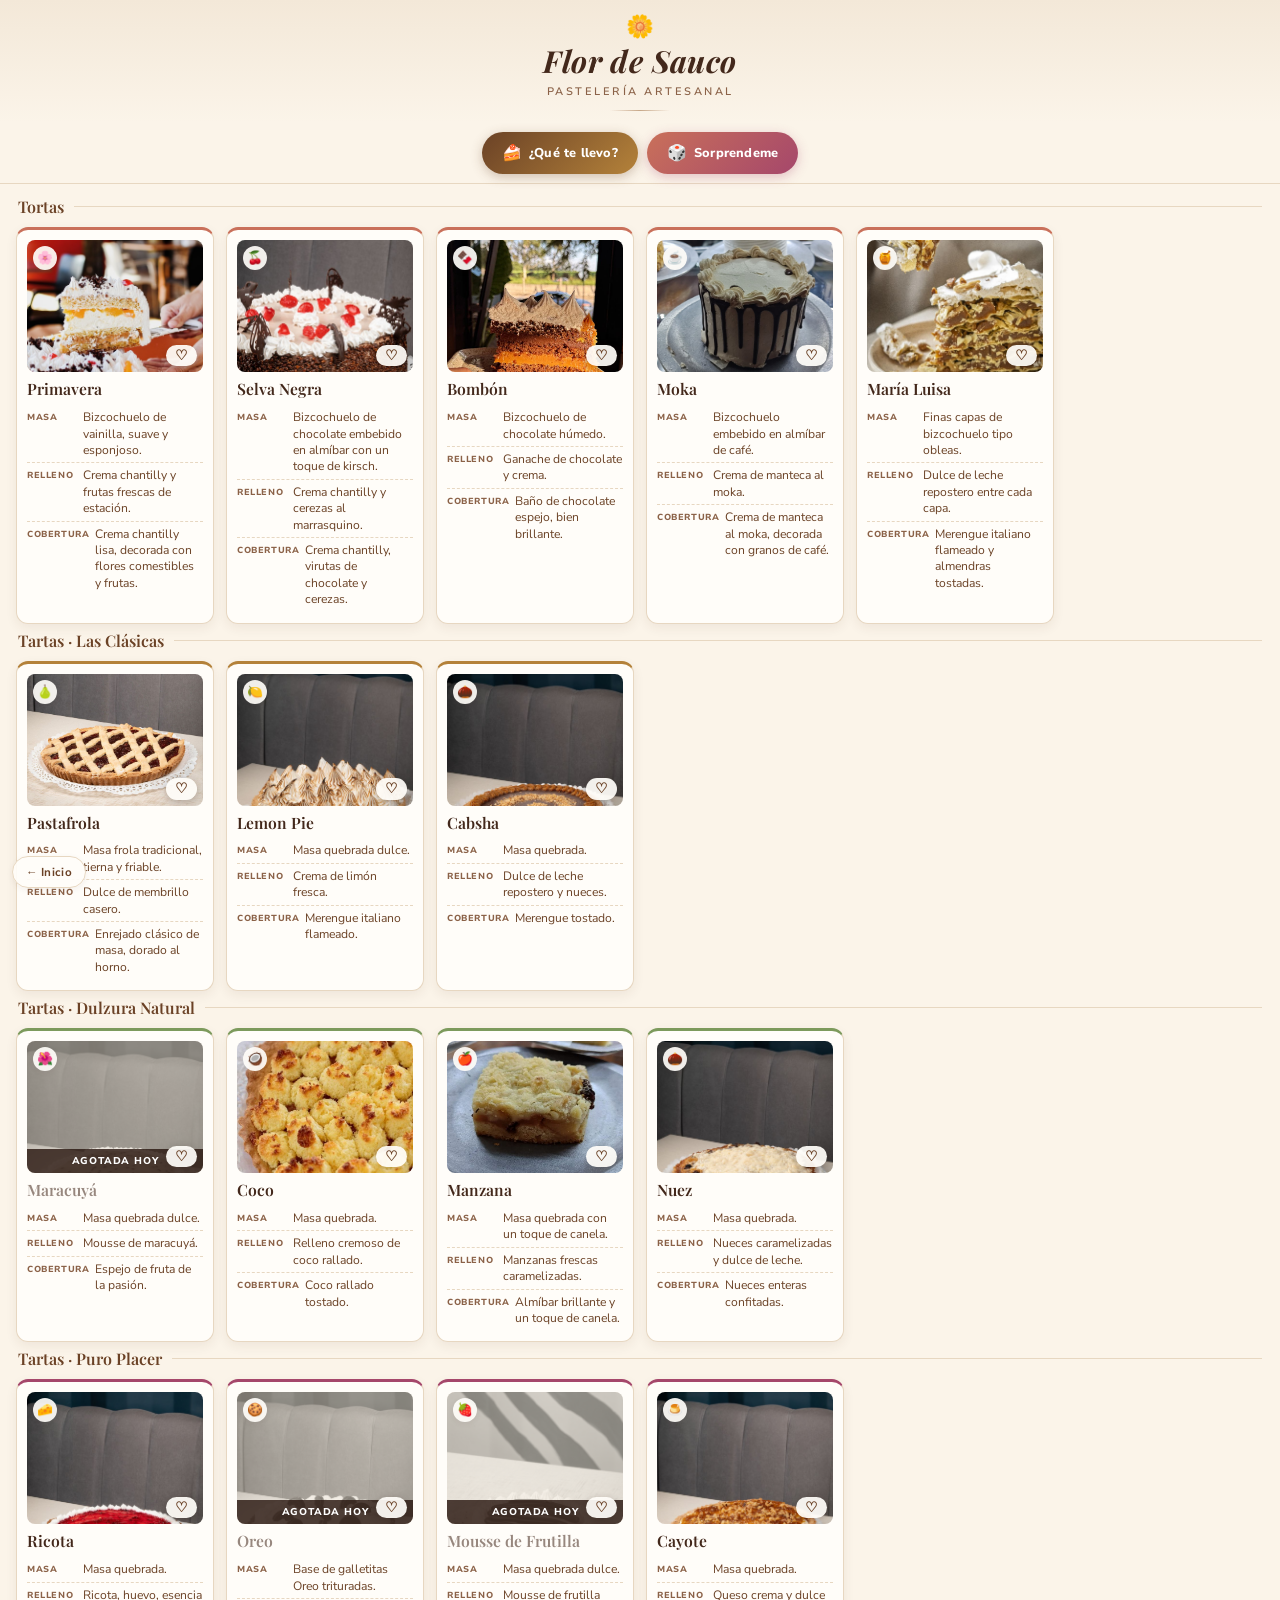
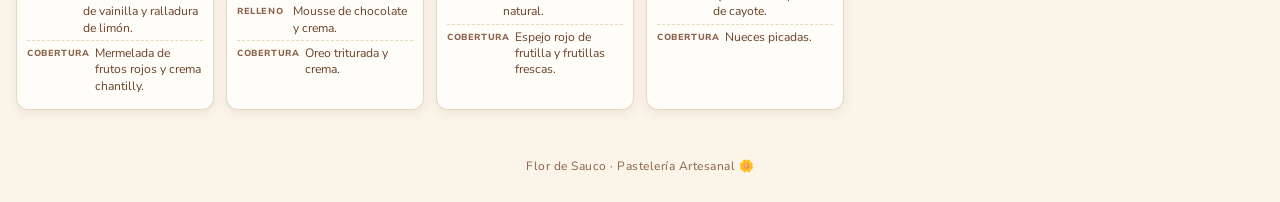
<file: carta.html>
<!DOCTYPE html>
<html lang="es">
<head>
<meta charset="UTF-8">
<meta name="viewport" content="width=device-width, initial-scale=1.0, maximum-scale=1.0, user-scalable=no">
<title>Flor de Sauco · Carta</title>
<!-- App a pantalla completa (kiosco): agregar a la pantalla de inicio abre sin barra de URL -->
<link rel="manifest" href="/carta.webmanifest">
<meta name="theme-color" content="#43281B">
<meta name="mobile-web-app-capable" content="yes">
<meta name="apple-mobile-web-app-capable" content="yes">
<meta name="apple-mobile-web-app-status-bar-style" content="default">
<meta name="apple-mobile-web-app-title" content="Carta">
<link rel="apple-touch-icon" href="/images/carta/icon-192.png">
<link rel="preconnect" href="https://fonts.googleapis.com">
<link rel="preconnect" href="https://fonts.gstatic.com" crossorigin>
<link href="https://fonts.googleapis.com/css2?family=Playfair+Display:ital,wght@0,500;0,600;0,700;1,500&family=Nunito+Sans:wght@400;600;700;800&display=swap" rel="stylesheet">
<style>
  :root{
    --cream: #FBF4E9;
    --cream-alt: #F3E8D8;
    --paper: #FFFDF9;
    --brown-900: #43281B;
    --brown-700: #6B4226;
    --brown-500: #8B6248;
    --brown-300: #C7A788;
    --line: #E7D7C1;

    --accent-tortas: #C9705A;
    --accent-tortas-bg: #F7E4DE;
    --accent-clasicas: #B4823A;
    --accent-clasicas-bg: #F3E6CB;
    --accent-natural: #7C9A5C;
    --accent-natural-bg: #E7EFD9;
    --accent-placer: #A5476B;
    --accent-placer-bg: #F3DEE6;

    --shadow: 0 4px 12px rgba(67, 40, 27, 0.07);
    --shadow-soft: 0 2px 6px rgba(67, 40, 27, 0.06);
  }

  *{ box-sizing: border-box; -webkit-tap-highlight-color: transparent; }
  html, body{
    margin:0; padding:0; width:100%; overflow-x:hidden;
    background: var(--cream);
    color: var(--brown-900);
    font-family: 'Nunito Sans', -apple-system, 'Segoe UI', Roboto, sans-serif;
  }
  h1,h2,h3{ font-family:'Playfair Display', Georgia, serif; margin:0; }

  /* ---------- Header ---------- */
  header{
    text-align:center;
    padding: 16px 16px 12px;
    background: linear-gradient(180deg, var(--cream-alt), var(--cream));
  }
  .logo-mark{ font-size: 1.4rem; line-height:1; margin-bottom:2px; }
  header h1{
    font-size: clamp(1.35rem, 2.6vw, 1.9rem);
    font-weight:700;
    font-style: italic;
    color: var(--brown-900);
    letter-spacing: 0.4px;
  }
  header p{
    margin-top: 3px;
    font-size: 0.68rem;
    letter-spacing: 2.5px;
    text-transform: uppercase;
    color: var(--brown-500);
    font-weight: 600;
  }
  .divider{
    width: 60px; height: 1px; margin: 9px auto 0;
    background: linear-gradient(90deg, transparent, var(--brown-300), transparent);
  }

  /* ---------- Contenido ---------- */
  main{ max-width: 1320px; margin: 0 auto; padding: 6px 16px 30px; }

  .section-title{
    display:flex; align-items:center; gap:10px;
    font-size: 1rem;
    font-weight:600;
    color: var(--brown-700);
    margin: 20px 2px 10px;
  }
  .section-title::after{
    content:""; flex:1; height:1px; background: var(--line);
  }
  .section-title:first-child{ margin-top: 6px; }

  .grid{
    display:grid;
    grid-template-columns: repeat(auto-fill, minmax(185px, 1fr));
    gap: 12px;
  }

  .card{
    background: var(--paper);
    border-radius: 12px;
    padding: 10px 10px 11px;
    box-shadow: var(--shadow);
    border: 1px solid var(--line);
  }

  .card-photo-wrap{
    position:relative;
    width:100%;
    aspect-ratio: 4 / 3;
    border-radius:8px;
    overflow:hidden;
    margin-bottom:8px;
    background: var(--cream-alt);
  }
  .card-photo-wrap img{ width:100%; height:100%; object-fit:cover; display:block; }
  .card-photo-wrap.placeholder{ display:flex; align-items:center; justify-content:center; }
  .placeholder-icon{ font-size:1.8rem; opacity:0.55; }
  .card.agotada .card-photo-wrap img{ filter:grayscale(0.85); opacity:0.5; }
  .card.agotada .card-photo-wrap::after{
    content:"Agotada hoy"; position:absolute; left:0; right:0; bottom:0;
    background:rgba(42,24,16,0.82); color:#fff; text-align:center;
    font-size:0.62rem; font-weight:800; letter-spacing:0.8px; text-transform:uppercase;
    padding:5px 4px;
  }
  .card.agotada h3{ opacity:0.55; }
  .photo-badge{
    position:absolute; top:6px; left:6px;
    width:24px; height:24px;
    border-radius:50%;
    background: rgba(255,253,249,0.92);
    display:flex; align-items:center; justify-content:center;
    font-size:0.8rem;
    box-shadow: var(--shadow-soft);
  }
  .card h3{ font-size:0.98rem; font-weight:600; color: var(--brown-900); line-height:1.2; margin-bottom:2px; }

  .spec{ margin-top:6px; }
  .spec-row{ display:flex; gap:6px; padding:4px 0; border-top: 1px dashed var(--line); }
  .spec-row:first-child{ border-top:none; }
  .spec-label{
    flex: 0 0 50px;
    font-size:0.55rem;
    font-weight:800;
    text-transform:uppercase;
    letter-spacing:0.6px;
    color: var(--brown-500);
    padding-top:2px;
  }
  .spec-text{ font-size:0.76rem; line-height:1.35; color: var(--brown-700); }

  /* acentos por categoría */
  .card[data-accent="tortas"] .card-photo-wrap.placeholder{ background: var(--accent-tortas-bg); }
  .card[data-accent="tortas"]{ border-top: 3px solid var(--accent-tortas); }
  .card[data-accent="clasicas"] .card-photo-wrap.placeholder{ background: var(--accent-clasicas-bg); }
  .card[data-accent="clasicas"]{ border-top: 3px solid var(--accent-clasicas); }
  .card[data-accent="natural"] .card-photo-wrap.placeholder{ background: var(--accent-natural-bg); }
  .card[data-accent="natural"]{ border-top: 3px solid var(--accent-natural); }
  .card[data-accent="placer"] .card-photo-wrap.placeholder{ background: var(--accent-placer-bg); }
  .card[data-accent="placer"]{ border-top: 3px solid var(--accent-placer); }

  footer{
    text-align:center;
    padding: 18px 20px 28px;
    color: var(--brown-500);
    font-size: 0.75rem;
    letter-spacing: 0.5px;
  }

  @media (max-width: 700px){
    .grid{ grid-template-columns: repeat(auto-fill, minmax(150px, 1fr)); gap:10px; }
    .spec-label{ flex-basis: 44px; font-size:0.52rem; }
    .spec-text{ font-size:0.72rem; }
    .card h3{ font-size:0.9rem; }
  }
</style>

<style>
  /* ============ Barra de acciones ============ */
  .toolbar{
    position: sticky; top:0; z-index:30;
    display:flex; gap:9px; justify-content:center;
    padding: 9px 16px;
    background: rgba(251,244,233,0.94);
    backdrop-filter: blur(8px); -webkit-backdrop-filter: blur(8px);
    border-bottom: 1px solid var(--line);
  }
  .act{
    display:inline-flex; align-items:center; gap:7px;
    font-family:inherit; font-size:0.8rem; font-weight:800; letter-spacing:0.2px;
    color:#fff; border:none; border-radius:999px;
    padding:10px 20px; cursor:pointer;
    transition: transform .12s ease;
  }
  .act:active{ transform: scale(.94); }
  .act-quiz{ background: linear-gradient(135deg, var(--brown-700), var(--accent-clasicas)); box-shadow:0 3px 12px rgba(107,66,38,0.3); }
  .act-dado{ background: linear-gradient(135deg, var(--accent-tortas), var(--accent-placer)); box-shadow:0 3px 12px rgba(165,71,107,0.3); }
  .act .ico{ font-size:1rem; display:inline-block; }
  .act-dado .ico{ animation: wiggle 3.4s ease-in-out infinite; }
  @keyframes wiggle{
    0%,88%,100%{ transform: rotate(0); }
    91%{ transform: rotate(-18deg); } 94%{ transform: rotate(16deg); } 97%{ transform: rotate(-8deg); }
  }

  /* ============ Tarjetas ============ */
  .card{ transition: transform .2s ease; cursor:pointer; position:relative; }
  .card:active{ transform: scale(.975); }
  .card.is-picked{ outline:3px solid var(--accent-placer); outline-offset:2px; border-radius:12px; }

  .like{
    position:absolute; right:6px; bottom:6px; z-index:2;
    display:inline-flex; align-items:center; gap:4px;
    border:none; cursor:pointer;
    background: rgba(255,253,249,0.93);
    color: var(--brown-700);
    border-radius:999px; padding:4px 9px;
    font-family:inherit; font-size:0.68rem; font-weight:800;
    box-shadow: 0 2px 7px rgba(40,22,14,0.25);
    transition: transform .15s ease;
  }
  .like .hh{ font-size:0.85rem; line-height:1; }
  .like.on{ background:#C9304E; color:#fff; }
  .like.bump{ animation: bump .42s cubic-bezier(.2,.9,.3,1.5); }
  @keyframes bump{ 0%{transform:scale(1)} 40%{transform:scale(1.32)} 100%{transform:scale(1)} }
  .like .ln.zero{ display:none; }

  .crown{
    position:absolute; top:-9px; left:50%; transform:translateX(-50%);
    z-index:3; white-space:nowrap;
    background: linear-gradient(135deg, #C89B3C, #E5C87A);
    color:#43281B; font-size:0.55rem; font-weight:900;
    letter-spacing:0.7px; text-transform:uppercase;
    padding:3px 10px; border-radius:999px;
    box-shadow:0 2px 8px rgba(67,40,27,0.3);
  }
  .crown[hidden]{ display:none; }

  /* ============ Ficha grande ============ */
  .modal[hidden], .quiz[hidden], .attract[hidden]{ display:none; }
  .modal{ position:fixed; inset:0; z-index:60; display:flex; align-items:center; justify-content:center; padding:20px; }
  .modal-scrim{ position:absolute; inset:0; background:rgba(40,22,14,0.62); backdrop-filter:blur(3px); }
  .modal-card{
    position:relative; width:min(560px,100%); max-height:92vh; overflow:auto;
    background:var(--paper); border-radius:18px;
    box-shadow:0 20px 50px rgba(40,22,14,0.4);
    animation: cardIn .3s cubic-bezier(.2,.9,.3,1.2) both;
  }
  @keyframes cardIn{ from{opacity:0; transform:translateY(20px) scale(.94)} to{opacity:1; transform:none} }
  .modal-photo{ position:relative; width:100%; aspect-ratio:4/3; overflow:hidden; border-radius:18px 18px 0 0; background:var(--cream-alt); }
  .modal-photo img{ width:100%; height:100%; object-fit:cover; display:block; }
  .modal-body{ padding:16px 20px 20px; }
  .modal-eyebrow{ margin:0 0 3px; font-size:0.62rem; font-weight:800; letter-spacing:1.6px; text-transform:uppercase; color:var(--brown-500); }
  .modal-card h3{ font-size:1.5rem; margin:0 0 10px; color:var(--brown-900); }
  .modal-spec .spec-row{ padding:7px 0; }
  .modal-spec .spec-label{ flex-basis:74px; font-size:0.62rem; }
  .modal-spec .spec-text{ font-size:0.94rem; }
  .modal-close{
    position:absolute; top:9px; right:9px; z-index:3;
    width:34px; height:34px; border-radius:50%; border:none; cursor:pointer;
    background:rgba(255,253,249,0.92); color:var(--brown-700); font-size:1.3rem; line-height:1;
    box-shadow:0 2px 8px rgba(40,22,14,0.25);
  }

  .pairing{
    display:flex; gap:10px; align-items:flex-start;
    margin-top:14px; padding:11px 13px;
    background: var(--cream-alt);
    border-left:3px solid var(--accent-clasicas);
    border-radius:0 10px 10px 0;
  }
  .pairing .pico{ font-size:1.15rem; line-height:1.1; }
  .pairing .ptxt{ font-size:0.86rem; line-height:1.4; color:var(--brown-700); }
  .pairing .ptxt b{ display:block; font-size:0.6rem; letter-spacing:1.3px; text-transform:uppercase; color:var(--brown-500); margin-bottom:2px; }

  .modal-like{
    display:flex; align-items:center; justify-content:center; gap:8px;
    width:100%; margin-top:14px; padding:12px;
    font-family:inherit; font-size:0.84rem; font-weight:800;
    border:1.5px solid var(--line); border-radius:999px;
    background:var(--paper); color:var(--brown-700); cursor:pointer;
    transition: transform .12s ease;
  }
  .modal-like:active{ transform:scale(.97); }
  .modal-like.on{ background:#C9304E; border-color:#C9304E; color:#fff; }

  .alts{ margin-top:16px; }
  .alts p{ margin:0 0 8px; font-size:0.62rem; font-weight:800; letter-spacing:1.3px; text-transform:uppercase; color:var(--brown-500); }
  .alts-row{ display:flex; gap:9px; }
  .alt{
    flex:1; border:1px solid var(--line); border-radius:11px; overflow:hidden;
    background:var(--paper); cursor:pointer; padding:0; font-family:inherit;
    transition: transform .12s ease;
  }
  .alt:active{ transform:scale(.96); }
  .alt img{ width:100%; aspect-ratio:4/3; object-fit:cover; display:block; }
  .alt span{ display:block; padding:6px 4px; font-size:0.7rem; font-weight:700; color:var(--brown-700); }
  .alts[hidden]{ display:none; }

  .again-btn{
    width:100%; margin-top:12px;
    font-family:inherit; font-size:0.82rem; font-weight:800; color:#fff;
    border:none; border-radius:999px; padding:12px;
    background:linear-gradient(135deg, var(--accent-tortas), var(--accent-placer)); cursor:pointer;
  }
  .again-btn[hidden]{ display:none; }
  .modal.is-spinning .modal-card{ animation:none; }
  .modal.is-spinning .again-btn,
  .modal.is-spinning .modal-close,
  .modal.is-spinning .pairing,
  .modal.is-spinning .modal-like,
  .modal.is-spinning .alts{ visibility:hidden; }
  .modal.is-landed .modal-card{ animation: land .45s cubic-bezier(.2,.9,.3,1.4) both; }
  @keyframes land{ 0%{transform:scale(1)} 35%{transform:scale(1.05)} 100%{transform:scale(1)} }

  /* ============ ¿Qué te llevo? ============ */
  .quiz{ position:fixed; inset:0; z-index:70; display:flex; align-items:center; justify-content:center; padding:20px;
         background:rgba(40,22,14,0.72); backdrop-filter:blur(4px); }
  .quiz-card{
    position:relative; width:min(520px,100%);
    background:var(--paper); border-radius:20px; padding:26px 24px 24px; text-align:center;
    box-shadow:0 20px 50px rgba(40,22,14,0.45);
    animation: cardIn .32s cubic-bezier(.2,.9,.3,1.2) both;
  }
  .quiz-step{ font-size:0.62rem; font-weight:800; letter-spacing:1.6px; text-transform:uppercase; color:var(--brown-500); margin:0 0 8px; }
  .quiz-card h3{ font-size:1.45rem; margin:0 0 20px; color:var(--brown-900); line-height:1.25; }
  .quiz-opts{ display:flex; flex-direction:column; gap:10px; }
  .qopt{
    display:flex; align-items:center; gap:12px; text-align:left;
    font-family:inherit; font-size:0.95rem; font-weight:700; color:var(--brown-900);
    background:var(--cream); border:1.5px solid var(--line); border-radius:14px;
    padding:14px 16px; cursor:pointer;
    transition: transform .12s ease, border-color .16s ease, background .16s ease;
  }
  .qopt:active{ transform:scale(.97); }
  .qopt:hover{ border-color:var(--brown-300); background:var(--cream-alt); }
  .qopt .qico{ font-size:1.5rem; line-height:1; }
  .quiz-close{
    position:absolute; top:10px; right:10px;
    width:32px; height:32px; border-radius:50%; border:none; cursor:pointer;
    background:var(--cream-alt); color:var(--brown-700); font-size:1.25rem; line-height:1;
  }

  /* ============ Modo vidriera ============ */
  .attract{ position:fixed; inset:0; z-index:80; background:#2A1810; overflow:hidden; animation: fadeIn .6s ease both; }
  @keyframes fadeIn{ from{opacity:0} to{opacity:1} }
  .attract-img{
    position:absolute; inset:0; width:100%; height:100%; object-fit:contain;
    opacity:0; transition: opacity 1.15s ease;
  }
  .attract-img.is-live{ opacity:1; animation: kenburns 9s linear both; }
  @keyframes kenburns{ from{transform:scale(1.0)} to{transform:scale(1.04)} }
  .attract-veil{
    position:absolute; inset:0;
    background: linear-gradient(180deg, rgba(30,16,10,0.55) 0%, rgba(30,16,10,0.05) 32%, rgba(30,16,10,0.86) 100%);
  }
  .attract-text{
    position:absolute; left:0; right:0; bottom:11%;
    text-align:center; padding:0 8vw; color:#fff;
    animation: riseIn .8s ease .15s both;
  }
  @keyframes riseIn{ from{opacity:0; transform:translateY(16px)} to{opacity:1; transform:none} }
  .attract-brand{ margin:0 0 8px; font-size:0.72rem; font-weight:800; letter-spacing:4px; text-transform:uppercase; color:rgba(255,255,255,0.72); }
  .attract-text h2{ font-size:clamp(2rem,6vw,3.6rem); font-style:italic; margin:0; text-shadow:0 3px 20px rgba(0,0,0,0.5); }
  .attract-text p.ad{ margin:12px auto 0; max-width:44ch; font-size:clamp(0.85rem,1.9vw,1.05rem); line-height:1.5; color:rgba(255,255,255,0.92); text-shadow:0 2px 12px rgba(0,0,0,0.5); }
  .attract-flag{
    display:inline-block; margin-bottom:12px;
    background:linear-gradient(135deg,#C89B3C,#E5C87A); color:#3A2214;
    font-size:0.62rem; font-weight:900; letter-spacing:1.6px; text-transform:uppercase;
    padding:5px 14px; border-radius:999px;
  }
  .attract-flag[hidden]{ display:none; }
  .attract-hint{
    position:absolute; left:0; right:0; bottom:3.5%; text-align:center; margin:0;
    font-size:0.72rem; font-weight:700; letter-spacing:2px; text-transform:uppercase;
    color:rgba(255,255,255,0.72); animation: breathe 2.6s ease-in-out infinite;
  }
  @keyframes breathe{ 0%,100%{opacity:.45} 50%{opacity:1} }

  /* pantalla final con QR */
  .attract-qr{
    position:absolute; inset:0; z-index:2;
    display:flex; flex-direction:column; align-items:center; justify-content:center; gap:16px;
    background: radial-gradient(circle at 50% 40%, #5A3620, #2A1810 72%);
    color:#fff; text-align:center; padding:6vh 8vw;
    animation: fadeIn .7s ease both;
  }
  .attract-qr[hidden]{ display:none; }
  .attract-qr img{ width:min(30vh,240px); border-radius:14px; box-shadow:0 10px 34px rgba(0,0,0,0.45); }
  .attract-qr h2{ font-size:clamp(1.5rem,4.4vw,2.5rem); font-style:italic; margin:0; }
  .attract-qr p{ margin:0; font-size:clamp(0.82rem,1.9vw,1rem); color:rgba(255,255,255,0.85); max-width:34ch; line-height:1.5; }

  @media (max-width:700px){
    .act{ font-size:0.74rem; padding:9px 15px; }
    .alt span{ font-size:0.64rem; }
  }
  @media (prefers-reduced-motion: reduce){
    *{ animation-duration:.01ms !important; transition-duration:.01ms !important; }
  }

  /* Link discreto de vuelta al sitio (se oculta en modo kiosco) */
  .volver-home{
    position:fixed; left:12px; bottom:12px; z-index:25;
    display:inline-flex; align-items:center; gap:5px;
    font-family:inherit; font-size:0.72rem; font-weight:700; letter-spacing:0.3px;
    color:var(--brown-700); text-decoration:none;
    background:rgba(255,253,249,0.92); border:1px solid var(--line);
    border-radius:999px; padding:7px 13px;
    box-shadow: var(--shadow-soft);
  }
  .volver-home:hover{ color:var(--brown-900); border-color:var(--brown-300); }
  .volver-home[hidden]{ display:none; }

  /* Acceso al panel de disponibilidad: solo visible en la tablet (modo kiosco) */
  .panel-link{
    position:fixed; right:12px; bottom:12px; z-index:25;
    display:inline-flex; align-items:center; justify-content:center;
    width:36px; height:36px; border-radius:50%;
    font-size:1.05rem; text-decoration:none; color:var(--brown-500);
    background:rgba(255,253,249,0.65); border:1px solid var(--line);
    box-shadow: var(--shadow-soft); opacity:0.6;
  }
  .panel-link:hover, .panel-link:active{ opacity:1; color:var(--brown-900); }
  .panel-link[hidden]{ display:none; }

  /* Ficha grande / Sorprendeme en tablet APAISADA: compacta para que no ocupe de mas */
  @media (orientation: landscape) and (max-height: 820px){
    .modal{ padding:10px; }
    .modal-card{ width:min(640px,96%); max-height:94vh; }
    .modal-photo{ aspect-ratio: 16 / 9; }
    .modal-body{ padding:12px 18px 16px; }
    .modal-card h3{ font-size:1.3rem; margin-bottom:6px; }
    .modal-eyebrow{ margin-bottom:2px; }
    .modal-spec .spec-row{ padding:5px 0; }
    .modal-spec .spec-text{ font-size:0.9rem; }
    .pairing{ margin-top:10px; padding:9px 12px; }
    .modal-like{ margin-top:10px; padding:10px; }
    .alts{ margin-top:12px; }
    .quiz-card{ padding:20px 22px 20px; }
    .quiz-card h3{ margin-bottom:14px; }
  }
</style>
</head>
<body>

<a class="volver-home" href="/" aria-label="Volver a flordesaucosrl.com">← Inicio</a>
<a class="panel-link" href="disponibilidad.html" aria-label="Disponibilidad de productos" hidden>⚙</a>

<header>
  <div class="logo-mark">🌼</div>
  <h1>Flor de Sauco</h1>
  <p>Pastelería Artesanal</p>
  <div class="divider"></div>
</header>

<div class="toolbar">
  <button class="act act-quiz" id="quizBtn"><span class="ico">🍰</span>¿Qué te llevo?</button>
  <button class="act act-dado" id="surpriseBtn"><span class="ico">🎲</span>Sorprendeme</button>
</div>

<main>

  <!-- ===================== TORTAS ===================== -->
  <section id="panel-tortas">
    <h2 class="section-title">Tortas</h2>
    <div class="grid">

      <article class="card" data-accent="tortas" data-tags="frutal liviana" data-nombre="Primavera" tabindex="0">
        <div class="card-photo-wrap">
          <img src="images/carta/primavera.jpg" alt="Torta Primavera" loading="lazy" onerror="this.style.display='none';this.parentElement.classList.add('placeholder');">
          <span class="photo-badge">🌸</span>
          <button class="like" type="button" aria-label="Me gusta"><span class="hh">♡</span><span class="ln">0</span></button>
        </div>
        <h3>Primavera</h3>
        <div class="spec">
          <div class="spec-row"><span class="spec-label">Masa</span><span class="spec-text">Bizcochuelo de vainilla, suave y esponjoso.</span></div>
          <div class="spec-row"><span class="spec-label">Relleno</span><span class="spec-text">Crema chantilly y frutas frescas de estación.</span></div>
          <div class="spec-row"><span class="spec-label">Cobertura</span><span class="spec-text">Crema chantilly lisa, decorada con flores comestibles y frutas.</span></div>
        </div>
      </article>

      <article class="card" data-accent="tortas" data-tags="chocolate frutal" data-nombre="Selva Negra" tabindex="0">
        <div class="card-photo-wrap">
          <img src="images/carta/selva-negra.jpg" alt="Torta Selva Negra" loading="lazy" onerror="this.style.display='none';this.parentElement.classList.add('placeholder');">
          <span class="photo-badge">🍒</span>
          <button class="like" type="button" aria-label="Me gusta"><span class="hh">♡</span><span class="ln">0</span></button>
        </div>
        <h3>Selva Negra</h3>
        <div class="spec">
          <div class="spec-row"><span class="spec-label">Masa</span><span class="spec-text">Bizcochuelo de chocolate embebido en almíbar con un toque de kirsch.</span></div>
          <div class="spec-row"><span class="spec-label">Relleno</span><span class="spec-text">Crema chantilly y cerezas al marrasquino.</span></div>
          <div class="spec-row"><span class="spec-label">Cobertura</span><span class="spec-text">Crema chantilly, virutas de chocolate y cerezas.</span></div>
        </div>
      </article>

      <article class="card" data-accent="tortas" data-tags="chocolate" data-nombre="Bombón" tabindex="0">
        <div class="card-photo-wrap">
          <img src="images/carta/bombon.jpg" alt="Torta Bombón" loading="lazy" onerror="this.style.display='none';this.parentElement.classList.add('placeholder');">
          <span class="photo-badge">🍫</span>
          <button class="like" type="button" aria-label="Me gusta"><span class="hh">♡</span><span class="ln">0</span></button>
        </div>
        <h3>Bombón</h3>
        <div class="spec">
          <div class="spec-row"><span class="spec-label">Masa</span><span class="spec-text">Bizcochuelo de chocolate húmedo.</span></div>
          <div class="spec-row"><span class="spec-label">Relleno</span><span class="spec-text">Ganache de chocolate y crema.</span></div>
          <div class="spec-row"><span class="spec-label">Cobertura</span><span class="spec-text">Baño de chocolate espejo, bien brillante.</span></div>
        </div>
      </article>

      <article class="card" data-accent="tortas" data-tags="cafe chocolate" data-nombre="Moka" tabindex="0">
        <div class="card-photo-wrap">
          <img src="images/carta/moka.jpg" alt="Torta Moka" loading="lazy" onerror="this.style.display='none';this.parentElement.classList.add('placeholder');">
          <span class="photo-badge">☕</span>
          <button class="like" type="button" aria-label="Me gusta"><span class="hh">♡</span><span class="ln">0</span></button>
        </div>
        <h3>Moka</h3>
        <div class="spec">
          <div class="spec-row"><span class="spec-label">Masa</span><span class="spec-text">Bizcochuelo embebido en almíbar de café.</span></div>
          <div class="spec-row"><span class="spec-label">Relleno</span><span class="spec-text">Crema de manteca al moka.</span></div>
          <div class="spec-row"><span class="spec-label">Cobertura</span><span class="spec-text">Crema de manteca al moka, decorada con granos de café.</span></div>
        </div>
      </article>

      <article class="card" data-accent="tortas" data-tags="dulcedeleche merengue nueces" data-nombre="María Luisa" tabindex="0">
        <div class="card-photo-wrap">
          <img src="images/carta/maria-luisa.jpg" alt="Torta María Luisa" loading="lazy" onerror="this.style.display='none';this.parentElement.classList.add('placeholder');">
          <span class="photo-badge">🍯</span>
          <button class="like" type="button" aria-label="Me gusta"><span class="hh">♡</span><span class="ln">0</span></button>
        </div>
        <h3>María Luisa</h3>
        <div class="spec">
          <div class="spec-row"><span class="spec-label">Masa</span><span class="spec-text">Finas capas de bizcochuelo tipo obleas.</span></div>
          <div class="spec-row"><span class="spec-label">Relleno</span><span class="spec-text">Dulce de leche repostero entre cada capa.</span></div>
          <div class="spec-row"><span class="spec-label">Cobertura</span><span class="spec-text">Merengue italiano flameado y almendras tostadas.</span></div>
        </div>
      </article>

    </div>
  </section>

  <!-- ===================== TARTAS ===================== -->
  <section id="panel-tartas">

    <!-- Las Clásicas -->
    <div id="sub-clasicas">
      <h2 class="section-title">Tartas · Las Clásicas</h2>
      <div class="grid">

        <article class="card" data-accent="clasicas" data-tags="frutal" data-nombre="Pastafrola" tabindex="0">
          <div class="card-photo-wrap">
            <img src="images/carta/pastafrola.jpg" alt="Pastafrola" loading="lazy" onerror="this.style.display='none';this.parentElement.classList.add('placeholder');">
            <span class="photo-badge">🍐</span>
            <button class="like" type="button" aria-label="Me gusta"><span class="hh">♡</span><span class="ln">0</span></button>
        </div>
          <h3>Pastafrola</h3>
          <div class="spec">
            <div class="spec-row"><span class="spec-label">Masa</span><span class="spec-text">Masa frola tradicional, tierna y friable.</span></div>
            <div class="spec-row"><span class="spec-label">Relleno</span><span class="spec-text">Dulce de membrillo casero.</span></div>
            <div class="spec-row"><span class="spec-label">Cobertura</span><span class="spec-text">Enrejado clásico de masa, dorado al horno.</span></div>
          </div>
        </article>

        <article class="card" data-accent="clasicas" data-tags="frutal liviana merengue" data-nombre="Lemon Pie" tabindex="0">
          <div class="card-photo-wrap">
            <img src="images/carta/lemon-pie.jpg" alt="Lemon Pie" loading="lazy" onerror="this.style.display='none';this.parentElement.classList.add('placeholder');">
            <span class="photo-badge">🍋</span>
            <button class="like" type="button" aria-label="Me gusta"><span class="hh">♡</span><span class="ln">0</span></button>
        </div>
          <h3>Lemon Pie</h3>
          <div class="spec">
            <div class="spec-row"><span class="spec-label">Masa</span><span class="spec-text">Masa quebrada dulce.</span></div>
            <div class="spec-row"><span class="spec-label">Relleno</span><span class="spec-text">Crema de limón fresca.</span></div>
            <div class="spec-row"><span class="spec-label">Cobertura</span><span class="spec-text">Merengue italiano flameado.</span></div>
          </div>
        </article>

        <article class="card" data-accent="clasicas" data-tags="dulcedeleche merengue nueces" data-nombre="Cabsha" tabindex="0">
          <div class="card-photo-wrap">
            <img src="images/carta/cabsha.jpg" alt="Cabsha" loading="lazy" onerror="this.style.display='none';this.parentElement.classList.add('placeholder');">
            <span class="photo-badge">🌰</span>
            <button class="like" type="button" aria-label="Me gusta"><span class="hh">♡</span><span class="ln">0</span></button>
        </div>
          <h3>Cabsha</h3>
          <div class="spec">
            <div class="spec-row"><span class="spec-label">Masa</span><span class="spec-text">Masa quebrada.</span></div>
            <div class="spec-row"><span class="spec-label">Relleno</span><span class="spec-text">Dulce de leche repostero y nueces.</span></div>
            <div class="spec-row"><span class="spec-label">Cobertura</span><span class="spec-text">Merengue tostado.</span></div>
          </div>
        </article>

      </div>
    </div>

    <!-- Dulzura Natural -->
    <div id="sub-natural">
      <h2 class="section-title">Tartas · Dulzura Natural</h2>
      <div class="grid">

        <article class="card" data-accent="natural" data-tags="frutal liviana" data-nombre="Maracuyá" tabindex="0">
          <div class="card-photo-wrap">
            <img src="images/carta/maracuya.jpg" alt="Maracuyá" loading="lazy" onerror="this.style.display='none';this.parentElement.classList.add('placeholder');">
            <span class="photo-badge">🌺</span>
            <button class="like" type="button" aria-label="Me gusta"><span class="hh">♡</span><span class="ln">0</span></button>
        </div>
          <h3>Maracuyá</h3>
          <div class="spec">
            <div class="spec-row"><span class="spec-label">Masa</span><span class="spec-text">Masa quebrada dulce.</span></div>
            <div class="spec-row"><span class="spec-label">Relleno</span><span class="spec-text">Mousse de maracuyá.</span></div>
            <div class="spec-row"><span class="spec-label">Cobertura</span><span class="spec-text">Espejo de fruta de la pasión.</span></div>
          </div>
        </article>

        <article class="card" data-accent="natural" data-tags="nueces" data-nombre="Coco" tabindex="0">
          <div class="card-photo-wrap">
            <img src="images/carta/coco.jpg" alt="Coco" loading="lazy" onerror="this.style.display='none';this.parentElement.classList.add('placeholder');">
            <span class="photo-badge">🥥</span>
            <button class="like" type="button" aria-label="Me gusta"><span class="hh">♡</span><span class="ln">0</span></button>
        </div>
          <h3>Coco</h3>
          <div class="spec">
            <div class="spec-row"><span class="spec-label">Masa</span><span class="spec-text">Masa quebrada.</span></div>
            <div class="spec-row"><span class="spec-label">Relleno</span><span class="spec-text">Relleno cremoso de coco rallado.</span></div>
            <div class="spec-row"><span class="spec-label">Cobertura</span><span class="spec-text">Coco rallado tostado.</span></div>
          </div>
        </article>

        <article class="card" data-accent="natural" data-tags="frutal" data-nombre="Manzana" tabindex="0">
          <div class="card-photo-wrap">
            <img src="images/carta/manzana.jpg" alt="Manzana" loading="lazy" onerror="this.style.display='none';this.parentElement.classList.add('placeholder');">
            <span class="photo-badge">🍎</span>
            <button class="like" type="button" aria-label="Me gusta"><span class="hh">♡</span><span class="ln">0</span></button>
        </div>
          <h3>Manzana</h3>
          <div class="spec">
            <div class="spec-row"><span class="spec-label">Masa</span><span class="spec-text">Masa quebrada con un toque de canela.</span></div>
            <div class="spec-row"><span class="spec-label">Relleno</span><span class="spec-text">Manzanas frescas caramelizadas.</span></div>
            <div class="spec-row"><span class="spec-label">Cobertura</span><span class="spec-text">Almíbar brillante y un toque de canela.</span></div>
          </div>
        </article>

        <article class="card" data-accent="natural" data-tags="dulcedeleche nueces" data-nombre="Nuez" tabindex="0">
          <div class="card-photo-wrap">
            <img src="images/carta/nuez.jpg" alt="Nuez" loading="lazy" onerror="this.style.display='none';this.parentElement.classList.add('placeholder');">
            <span class="photo-badge">🌰</span>
            <button class="like" type="button" aria-label="Me gusta"><span class="hh">♡</span><span class="ln">0</span></button>
        </div>
          <h3>Nuez</h3>
          <div class="spec">
            <div class="spec-row"><span class="spec-label">Masa</span><span class="spec-text">Masa quebrada.</span></div>
            <div class="spec-row"><span class="spec-label">Relleno</span><span class="spec-text">Nueces caramelizadas y dulce de leche.</span></div>
            <div class="spec-row"><span class="spec-label">Cobertura</span><span class="spec-text">Nueces enteras confitadas.</span></div>
          </div>
        </article>

      </div>
    </div>

    <!-- Puro Placer -->
    <div id="sub-placer">
      <h2 class="section-title">Tartas · Puro Placer</h2>
      <div class="grid">

        <article class="card" data-accent="placer" data-tags="liviana" data-nombre="Ricota" tabindex="0">
          <div class="card-photo-wrap">
            <img src="images/carta/ricota.jpg" alt="Ricota" loading="lazy" onerror="this.style.display='none';this.parentElement.classList.add('placeholder');">
            <span class="photo-badge">🧀</span>
            <button class="like" type="button" aria-label="Me gusta"><span class="hh">♡</span><span class="ln">0</span></button>
        </div>
          <h3>Ricota</h3>
          <div class="spec">
            <div class="spec-row"><span class="spec-label">Masa</span><span class="spec-text">Masa quebrada.</span></div>
            <div class="spec-row"><span class="spec-label">Relleno</span><span class="spec-text">Ricota, huevo, esencia de vainilla y ralladura de limón.</span></div>
            <div class="spec-row"><span class="spec-label">Cobertura</span><span class="spec-text">Mermelada de frutos rojos y crema chantilly.</span></div>
          </div>
        </article>

        <article class="card" data-accent="placer" data-tags="chocolate" data-nombre="Oreo" tabindex="0">
          <div class="card-photo-wrap">
            <img src="images/carta/oreo.jpg" alt="Oreo" loading="lazy" onerror="this.style.display='none';this.parentElement.classList.add('placeholder');">
            <span class="photo-badge">🍪</span>
            <button class="like" type="button" aria-label="Me gusta"><span class="hh">♡</span><span class="ln">0</span></button>
        </div>
          <h3>Oreo</h3>
          <div class="spec">
            <div class="spec-row"><span class="spec-label">Masa</span><span class="spec-text">Base de galletitas Oreo trituradas.</span></div>
            <div class="spec-row"><span class="spec-label">Relleno</span><span class="spec-text">Mousse de chocolate y crema.</span></div>
            <div class="spec-row"><span class="spec-label">Cobertura</span><span class="spec-text">Oreo triturada y crema.</span></div>
          </div>
        </article>

        <article class="card" data-accent="placer" data-tags="frutal liviana" data-nombre="Mousse de Frutilla" tabindex="0">
          <div class="card-photo-wrap">
            <img src="images/carta/mousse-de-frutilla.jpg" alt="Tarta Mousse de Frutilla" loading="lazy" onerror="this.style.display='none';this.parentElement.classList.add('placeholder');">
            <span class="photo-badge">🍓</span>
            <button class="like" type="button" aria-label="Me gusta"><span class="hh">♡</span><span class="ln">0</span></button>
        </div>
          <h3>Mousse de Frutilla</h3>
          <div class="spec">
            <div class="spec-row"><span class="spec-label">Masa</span><span class="spec-text">Masa quebrada dulce.</span></div>
            <div class="spec-row"><span class="spec-label">Relleno</span><span class="spec-text">Mousse de frutilla natural.</span></div>
            <div class="spec-row"><span class="spec-label">Cobertura</span><span class="spec-text">Espejo rojo de frutilla y frutillas frescas.</span></div>
          </div>
        </article>

        <article class="card" data-accent="placer" data-tags="dulcedeleche" data-nombre="Cayote" tabindex="0">
          <div class="card-photo-wrap">
            <img src="images/carta/cayote.jpg" alt="Cayote" loading="lazy" onerror="this.style.display='none';this.parentElement.classList.add('placeholder');">
            <span class="photo-badge">🍮</span>
            <button class="like" type="button" aria-label="Me gusta"><span class="hh">♡</span><span class="ln">0</span></button>
        </div>
          <h3>Cayote</h3>
          <div class="spec">
            <div class="spec-row"><span class="spec-label">Masa</span><span class="spec-text">Masa quebrada.</span></div>
            <div class="spec-row"><span class="spec-label">Relleno</span><span class="spec-text">Queso crema y dulce de cayote.</span></div>
            <div class="spec-row"><span class="spec-label">Cobertura</span><span class="spec-text">Nueces picadas.</span></div>
          </div>
        </article>

      </div>
    </div>

  </section>

</main>

<footer>
  Flor de Sauco · Pastelería Artesanal 🌼
</footer>


<div class="modal" id="modal" hidden>
  <div class="modal-scrim" data-close></div>
  <div class="modal-card">
    <button class="modal-close" data-close aria-label="Cerrar">&times;</button>
    <div class="modal-photo"><img id="modalImg" alt=""></div>
    <div class="modal-body">
      <p class="modal-eyebrow" id="modalEyebrow"></p>
      <h3 id="modalTitle"></h3>
      <div class="modal-spec" id="modalSpec"></div>
      <div class="pairing">
        <span class="pico">☕</span>
        <span class="ptxt"><b>Va bien con</b><span id="modalPair"></span></span>
      </div>
      <button class="modal-like" id="modalLike" type="button"><span class="hh">♡</span><span id="modalLikeTxt">Me gustó</span></button>
      <div class="alts" id="alts" hidden>
        <p>También te pueden gustar</p>
        <div class="alts-row" id="altsRow"></div>
      </div>
      <button class="again-btn" id="againBtn" hidden>🎲 Sorprendeme otra vez</button>
    </div>
  </div>
</div>

<div class="quiz" id="quiz" hidden>
  <div class="quiz-card">
    <button class="quiz-close" id="quizClose" aria-label="Cerrar">&times;</button>
    <p class="quiz-step" id="quizStep"></p>
    <h3 id="quizQ"></h3>
    <div class="quiz-opts" id="quizOpts"></div>
  </div>
</div>

<div class="attract" id="attract" hidden>
  <img class="attract-img" id="attractA" alt="">
  <img class="attract-img" id="attractB" alt="">
  <div class="attract-veil"></div>
  <div class="attract-text">
    <p class="attract-brand">Flor de Sauco</p>
    <span class="attract-flag" id="attractFlag" hidden></span>
    <h2 id="attractName"></h2>
    <p class="ad" id="attractDesc"></p>
  </div>
  <p class="attract-hint">Tocá la pantalla para ver la carta</p>
  <div class="attract-qr" id="attractQr" hidden>
    <h2>Encargá tu torta</h2>
    <img src="[data-uri]" alt="Código QR de WhatsApp">
    <p>Escaneá el código y escribinos por WhatsApp. También podés pedirla en el mostrador.</p>
  </div>
</div>

<script>
(function(){
  'use strict';

  /* modo kiosco: la vidriera (pase de fotos) corre con ?kiosco=1 en la URL
     O cuando la carta se abre como app instalada a pantalla completa (tablet del local) */
  var appInstalada = !!(window.matchMedia && (matchMedia('(display-mode: fullscreen)').matches || matchMedia('(display-mode: standalone)').matches));
  var KIOSCO = new URLSearchParams(window.location.search).get('kiosco') === '1' || appInstalada;
  if (KIOSCO){
    var _volver = document.querySelector('.volver-home');
    if (_volver) _volver.hidden = true;
    var _panel = document.querySelector('.panel-link');
    if (_panel){ _panel.hidden = false; _panel.href = 'disponibilidad.html?kiosco=1'; }
  }

  /* ====== productos agotados: se editan desde /disponibilidad.html (guardado en este navegador) ====== */
  var AGOTADOS_SEED = ["Oreo", "Mousse de Frutilla", "Maracuyá"]; // estado inicial, hasta tocar algo en el panel
  var AGOTADOS = {};
  (function(){
    var lista = AGOTADOS_SEED;
    try {
      var raw = localStorage.getItem('fds_agotados');
      if (raw !== null) lista = JSON.parse(raw);
    } catch(e){}
    lista.forEach(function(n){ AGOTADOS[n] = 1; });
  })();

  /* ====== datos de maridaje y curiosidades ====== */
  var EXTRA = {"Primavera": {"m": "Un capuchino suave o un té de frutos rojos.", "d": "Cambia con la temporada: se arma con la fruta que hay en el momento."}, "Selva Negra": {"m": "Un espresso doble, para equilibrar el dulce.", "d": "Viene de la Selva Negra alemana, tierra de cerezas y kirsch."}, "Bombón": {"m": "Un submarino bien caliente.", "d": "Todo chocolate, de la masa al baño espejo."}, "Moka": {"m": "Un cortado, o un vaso de leche fría.", "d": "Moka es el encuentro del café con la crema. El nombre viene del puerto de Moca, en Yemen."}, "María Luisa": {"m": "Café con leche, el clásico de la merienda.", "d": "Capas finitas de bizcochuelo, dulce de leche entre cada una y merengue flameado arriba."}, "Pastafrola": {"m": "Mate cocido o un té negro.", "d": "El enrejado es su marca registrada: llegó al país de la mano de los inmigrantes italianos."}, "Lemon Pie": {"m": "Un té verde o un capuchino.", "d": "El merengue italiano se monta con almíbar caliente. Por eso queda firme y brillante."}, "Cabsha": {"m": "Un espresso corto.", "d": "Un clásico bien argentino: dulce de leche, nueces y merengue tostado."}, "Maracuyá": {"m": "Limonada con menta o un té helado.", "d": "La fruta de la pasión aporta la acidez justa para cortar el dulce."}, "Coco": {"m": "Café con leche o un cortado.", "d": "El coco tostado por arriba es lo que le da todo el aroma."}, "Manzana": {"m": "Té con canela o un chocolate caliente.", "d": "Manzana y canela, la dupla que nunca falla."}, "Nuez": {"m": "Un espresso o un submarino.", "d": "Nueces caramelizadas adentro y confitadas arriba, para que crujan."}, "Ricota": {"m": "Café con leche o mate cocido.", "d": "Ricota horneada sin harina, cubierta con mermelada de frutos rojos y chantilly."}, "Oreo": {"m": "Un submarino, o leche bien fría.", "d": "La base es galletita pura, sin masa. Por eso cruje."}, "Mousse de Frutilla": {"m": "Limonada o un té helado.", "d": "Mousse de frutilla natural, con frutillas frescas arriba."}, "Cayote": {"m": "Un cortado.", "d": "Queso crema y dulce de cayote casero, con nueces picadas arriba."}};

  var cards = Array.prototype.slice.call(document.querySelectorAll('.card'));

  var data = cards.map(function(card){
    var img = card.querySelector('.card-photo-wrap img');
    var specs = Array.prototype.slice.call(card.querySelectorAll('.spec-row')).map(function(r){
      return { label: r.querySelector('.spec-label').textContent,
               text:  r.querySelector('.spec-text').textContent };
    });
    var cont = card.closest('section, div[id^="sub-"]');
    var t = cont ? cont.querySelector('.section-title') : null;
    var nombre = card.getAttribute('data-nombre');
    return {
      card: card, nombre: nombre,
      src: img ? img.getAttribute('src') : '',
      specs: specs,
      seccion: t ? t.textContent : '',
      tags: (card.getAttribute('data-tags') || '').split(' '),
      maridaje: (EXTRA[nombre] || {}).m || '',
      dato: (EXTRA[nombre] || {}).d || '',
      like: card.querySelector('.like'),
      agotado: !!AGOTADOS[nombre]
    };
  });
  var porNombre = {};
  data.forEach(function(d){ porNombre[d.nombre] = d; });
  data.forEach(function(d){ if (d.agotado) d.card.classList.add('agotada'); });
  /* pool para sorprendeme/quiz/vidriera: nunca ofrece algo agotado (si todo está agotado, usa todo) */
  var disponibles = data.filter(function(d){ return !d.agotado; });
  if (!disponibles.length) disponibles = data;

  function irArriba(){
    try { window.scrollTo({ top:0, behavior:'smooth' }); }
    catch(e){ try { window.scrollTo(0,0); } catch(e2){} }
  }
  function traerALaVista(el){
    if (!el || typeof el.scrollIntoView !== 'function') return;
    try { el.scrollIntoView({ block:'center', behavior:'smooth' }); }
    catch(e){ el.scrollIntoView(); }
  }
  function mezclar(arr){
    var a = arr.slice();
    for (var i=a.length-1; i>0; i--){
      var j = Math.floor(Math.random()*(i+1));
      var t = a[i]; a[i]=a[j]; a[j]=t;
    }
    return a;
  }

  /* ================================================================
     VOTOS  ("Las más elegidas")
     ================================================================ */
  var CLAVE = 'fds_votos_v1';
  var votos = {}, mios = {}, memoria = false;

  function leerGuardado(){
    try {
      var raw = window.localStorage.getItem(CLAVE);
      if (raw){ var o = JSON.parse(raw); votos = o.v || {}; mios = o.m || {}; }
    } catch(e){ memoria = true; }
  }
  function guardar(){
    if (memoria) return;
    try { window.localStorage.setItem(CLAVE, JSON.stringify({ v:votos, m:mios })); }
    catch(e){ memoria = true; }
  }
  leerGuardado();

  function pintarVotos(){
    var max = 0;
    data.forEach(function(d){ max = Math.max(max, votos[d.nombre] || 0); });

    data.forEach(function(d){
      var n = votos[d.nombre] || 0;
      var num = d.like.querySelector('.ln');
      num.textContent = n;
      num.classList.toggle('zero', n === 0);
      d.like.querySelector('.hh').textContent = mios[d.nombre] ? '♥' : '♡';
      d.like.classList.toggle('on', !!mios[d.nombre]);

      var corona = d.card.querySelector('.crown');
      var esTop = max > 0 && n === max;
      if (esTop && !corona){
        corona = document.createElement('span');
        corona.className = 'crown';
        corona.textContent = '★ La más elegida';
        d.card.appendChild(corona);
      }
      if (corona) corona.hidden = !esTop;
    });

    if (modalTitle.textContent && porNombre[modalTitle.textContent]) pintarBotonLike(modalTitle.textContent);
  }

  function votar(nombre){
    if (mios[nombre]){
      votos[nombre] = Math.max(0, (votos[nombre] || 1) - 1);
      delete mios[nombre];
    } else {
      votos[nombre] = (votos[nombre] || 0) + 1;
      mios[nombre] = 1;
      var b = porNombre[nombre].like;
      b.classList.remove('bump'); void b.offsetWidth; b.classList.add('bump');
    }
    guardar();
    pintarVotos();
  }

  data.forEach(function(d){
    d.like.addEventListener('click', function(e){
      e.stopPropagation();
      votar(d.nombre);
    });
  });

  /* ================================================================
     FICHA GRANDE
     ================================================================ */
  var modal      = document.getElementById('modal');
  var modalImg   = document.getElementById('modalImg');
  var modalTitle = document.getElementById('modalTitle');
  var modalEye   = document.getElementById('modalEyebrow');
  var modalSpec  = document.getElementById('modalSpec');
  var modalPair  = document.getElementById('modalPair');
  var modalLike  = document.getElementById('modalLike');
  var modalLikeT = document.getElementById('modalLikeTxt');
  var alts       = document.getElementById('alts');
  var altsRow    = document.getElementById('altsRow');
  var againBtn   = document.getElementById('againBtn');

  function pintarBotonLike(nombre){
    var yo = !!mios[nombre];
    var n  = votos[nombre] || 0;
    modalLike.classList.toggle('on', yo);
    modalLike.querySelector('.hh').textContent = yo ? '♥' : '♡';
    modalLikeT.textContent = n === 0
      ? (yo ? 'Te gustó' : 'Me gustó')
      : (yo ? 'Te gustó · ' + n : 'Me gustó · ' + n);
  }

  function pintar(d){
    modalImg.src = d.src;
    modalImg.alt = d.nombre;
    modalTitle.textContent = d.nombre;
    modalEye.textContent = d.seccion;
    modalPair.textContent = d.maridaje;
    modalSpec.textContent = '';
    d.specs.forEach(function(sp){
      var row = document.createElement('div'); row.className = 'spec-row';
      var l = document.createElement('span'); l.className = 'spec-label'; l.textContent = sp.label;
      var t = document.createElement('span'); t.className = 'spec-text';  t.textContent = sp.text;
      row.appendChild(l); row.appendChild(t); modalSpec.appendChild(row);
    });
    pintarBotonLike(d.nombre);
  }

  modalLike.addEventListener('click', function(){
    if (modalTitle.textContent) votar(modalTitle.textContent);
  });

  function mostrarAlternativas(lista){
    altsRow.textContent = '';
    if (!lista || !lista.length){ alts.hidden = true; return; }
    lista.forEach(function(d){
      var b = document.createElement('button');
      b.type = 'button'; b.className = 'alt';
      var im = document.createElement('img'); im.src = d.src; im.alt = d.nombre;
      var sp = document.createElement('span'); sp.textContent = d.nombre;
      b.appendChild(im); b.appendChild(sp);
      b.addEventListener('click', function(){ abrirFicha(d, { alternativas: lista.filter(function(x){ return x !== d; }) }); });
      altsRow.appendChild(b);
    });
    alts.hidden = false;
  }

  function abrirFicha(d, opts){
    opts = opts || {};
    pintar(d);
    modalEye.textContent = opts.eyebrow || d.seccion;
    againBtn.hidden = !opts.sorteo;
    mostrarAlternativas(opts.alternativas);
    modal.hidden = false;
    document.body.style.overflow = 'hidden';
  }

  function cerrarFicha(){
    modal.hidden = true;
    modal.classList.remove('is-spinning','is-landed');
    if (quiz.hidden) document.body.style.overflow = '';
    cards.forEach(function(c){ c.classList.remove('is-picked'); });
    if (girando){ clearTimeout(girando); girando = null; }
  }

  modal.addEventListener('click', function(e){
    if (e.target.hasAttribute('data-close')) cerrarFicha();
  });

  data.forEach(function(d){
    d.card.addEventListener('click', function(){ abrirFicha(d, {}); });
    d.card.addEventListener('keydown', function(e){
      if (e.key === 'Enter' || e.key === ' '){ e.preventDefault(); abrirFicha(d, {}); }
    });
  });

  /* ================================================================
     SORPRENDEME
     ================================================================ */
  var girando = null;

  function sorprender(){
    var elegido = disponibles[Math.floor(Math.random()*disponibles.length)];
    modal.classList.remove('is-landed');
    modal.classList.add('is-spinning');
    againBtn.hidden = true;
    alts.hidden = true;
    modal.hidden = false;
    document.body.style.overflow = 'hidden';

    var delay = 65, k = Math.floor(Math.random()*disponibles.length);
    (function tick(){
      k = (k+1) % disponibles.length;
      pintar(disponibles[k]);
      modalEye.textContent = 'Girando...';
      delay *= 1.19;
      if (delay < 340){
        girando = setTimeout(tick, delay);
      } else {
        girando = setTimeout(function(){
          pintar(elegido);
          modalEye.textContent = 'Te tocó';
          modal.classList.remove('is-spinning');
          modal.classList.add('is-landed');
          againBtn.hidden = false;
          cards.forEach(function(c){ c.classList.remove('is-picked'); });
          elegido.card.classList.add('is-picked');
          traerALaVista(elegido.card);
        }, delay);
      }
    })();
  }
  document.getElementById('surpriseBtn').addEventListener('click', sorprender);
  againBtn.addEventListener('click', sorprender);

  /* ================================================================
     ¿QUÉ TE LLEVO?
     ================================================================ */
  var quiz      = document.getElementById('quiz');
  var quizStep  = document.getElementById('quizStep');
  var quizQ     = document.getElementById('quizQ');
  var quizOpts  = document.getElementById('quizOpts');

  var PREGUNTAS = [
    { q: '¿Cómo lo tenés ganas?',
      opts: [
        { ico:'🍯', txt:'Dulce y contundente', val:'contundente' },
        { ico:'🍃', txt:'Fresco y liviano',    val:'fresco' }
      ]},
    { q: '¿Y con qué sabor?',
      opts: [
        { ico:'🍫', txt:'Chocolate o café',       val:'choco' },
        { ico:'🍓', txt:'Frutas',                 val:'fruta' },
        { ico:'🥛', txt:'Dulce de leche o nueces', val:'ddl' }
      ]}
  ];

  var respuestas = [];

  function puntaje(d){
    var p = Math.random()*0.9;   // desempate, para que no salga siempre lo mismo
    var liviana = d.tags.indexOf('liviana') > -1;
    if (respuestas[0] === 'fresco')      p += liviana ? 2 : 0;
    if (respuestas[0] === 'contundente') p += liviana ? 0 : 2;
    if (respuestas[1] === 'choco' && (d.tags.indexOf('chocolate')>-1 || d.tags.indexOf('cafe')>-1)) p += 3;
    if (respuestas[1] === 'fruta' && d.tags.indexOf('frutal')>-1) p += 3;
    if (respuestas[1] === 'ddl'   && (d.tags.indexOf('dulcedeleche')>-1 || d.tags.indexOf('nueces')>-1)) p += 3;
    return p;
  }

  function pintarPregunta(i){
    var P = PREGUNTAS[i];
    quizStep.textContent = 'Pregunta ' + (i+1) + ' de ' + PREGUNTAS.length;
    quizQ.textContent = P.q;
    quizOpts.textContent = '';
    P.opts.forEach(function(o){
      var b = document.createElement('button');
      b.type = 'button'; b.className = 'qopt';
      var ic = document.createElement('span'); ic.className='qico'; ic.textContent = o.ico;
      var tx = document.createElement('span'); tx.textContent = o.txt;
      b.appendChild(ic); b.appendChild(tx);
      b.addEventListener('click', function(){
        respuestas[i] = o.val;
        if (i + 1 < PREGUNTAS.length) pintarPregunta(i+1);
        else revelar();
      });
      quizOpts.appendChild(b);
    });
  }

  function revelar(){
    // puntaje fijo por producto: si se recalcula dentro del sort, el orden sale inconsistente
    var tabla = disponibles.map(function(d){ return { d:d, p:puntaje(d) }; });
    tabla.sort(function(a,b){ return b.p - a.p; });
    var orden = tabla.map(function(x){ return x.d; });
    quiz.hidden = true;
    abrirFicha(orden[0], {
      eyebrow: 'Te recomendamos',
      alternativas: orden.slice(1,3)
    });
  }

  function abrirQuiz(){
    respuestas = [];
    quiz.hidden = false;
    document.body.style.overflow = 'hidden';
    pintarPregunta(0);
  }
  function cerrarQuiz(){
    quiz.hidden = true;
    if (modal.hidden) document.body.style.overflow = '';
  }
  document.getElementById('quizBtn').addEventListener('click', abrirQuiz);
  document.getElementById('quizClose').addEventListener('click', cerrarQuiz);
  quiz.addEventListener('click', function(e){ if (e.target === quiz) cerrarQuiz(); });

  /* ================================================================
     MODO VIDRIERA
     ================================================================ */
  var INACTIVIDAD = 40000;
  var PASO        = 6500;
  var PASO_QR     = 9000;

  var attract  = document.getElementById('attract');
  var capas    = [document.getElementById('attractA'), document.getElementById('attractB')];
  var aFlag    = document.getElementById('attractFlag');
  var aName    = document.getElementById('attractName');
  var aDesc    = document.getElementById('attractDesc');
  var aQr      = document.getElementById('attractQr');
  var aTexto   = document.querySelector('.attract-text');
  var aHint    = document.querySelector('.attract-hint');
  var capaViva = 0, idleTimer, slideTimer, cola = [], pos = 0;

  function destacada(){
    var max = 0, top = null;
    disponibles.forEach(function(d){
      var n = votos[d.nombre] || 0;
      if (n > max){ max = n; top = d; }
    });
    if (top) return { d: top, flag: '★ La más elegida' };
    var hoy = new Date();
    var dias = Math.floor(Date.UTC(hoy.getFullYear(), hoy.getMonth(), hoy.getDate()) / 86400000);
    return { d: disponibles[dias % disponibles.length], flag: '🌼 La del día' };
  }

  function armarCola(){
    var dest = destacada();
    var resto = mezclar(disponibles.filter(function(d){ return d !== dest.d; }));
    cola = [{ d: dest.d, flag: dest.flag }].concat(
      resto.map(function(d){ return { d: d, flag: '' }; })
    );
    cola.push({ qr: true });
    pos = 0;
  }

  function mostrarSlide(){
    if (pos >= cola.length) armarCola();
    var item = cola[pos++];

    if (item.qr){
      aQr.hidden = false;
      aQr.style.animation = 'none'; void aQr.offsetWidth; aQr.style.animation = '';
      aHint.hidden = true;
      slideTimer = setTimeout(mostrarSlide, PASO_QR);
      return;
    }
    aQr.hidden = true;
    aHint.hidden = false;

    var d = item.d;
    var entra = capas[1 - capaViva], sale = capas[capaViva];
    entra.src = d.src;
    entra.alt = d.nombre;
    entra.classList.remove('is-live');
    void entra.offsetWidth;
    entra.classList.add('is-live');
    sale.classList.remove('is-live');
    capaViva = 1 - capaViva;

    aFlag.hidden = !item.flag;
    aFlag.textContent = item.flag || '';
    aName.textContent = d.nombre;
    aDesc.textContent = d.dato;
    if (aTexto){ aTexto.style.animation = 'none'; void aTexto.offsetWidth; aTexto.style.animation = ''; }

    slideTimer = setTimeout(mostrarSlide, PASO);
  }

  function abrirVidriera(){
    if (!attract.hidden || !modal.hidden || !quiz.hidden) return;
    armarCola();
    attract.hidden = false;
    document.body.style.overflow = 'hidden';
    mostrarSlide();
  }
  function cerrarVidriera(){
    if (attract.hidden) return;
    attract.hidden = true;
    clearTimeout(slideTimer);
    capas.forEach(function(c){ c.classList.remove('is-live'); });
    aQr.hidden = true;
    if (modal.hidden && quiz.hidden) document.body.style.overflow = '';
  }
  function reiniciarInactividad(){
    if (!KIOSCO) return;   // en la web publica la vidriera nunca arranca sola; solo en modo kiosco (?kiosco=1)
    clearTimeout(idleTimer);
    idleTimer = setTimeout(abrirVidriera, INACTIVIDAD);
  }

  ['pointerdown','touchstart','mousemove','wheel','scroll','keydown'].forEach(function(ev){
    window.addEventListener(ev, function(){ cerrarVidriera(); reiniciarInactividad(); }, { passive:true });
  });
  document.addEventListener('keydown', function(e){
    if (e.key === 'Escape'){ cerrarFicha(); cerrarQuiz(); cerrarVidriera(); }
  });

  /* ================================================================
     PARA EL PERSONAL: 5 toques en la florcita reinician los votos
     ================================================================ */
  var logo = document.querySelector('.logo-mark');
  if (logo){
    var toques = 0, tt;
    logo.addEventListener('click', function(){
      toques++;
      clearTimeout(tt);
      tt = setTimeout(function(){ toques = 0; }, 1800);
      if (toques >= 5){
        toques = 0;
        if (window.confirm('¿Reiniciar los votos de todas las tortas?')){
          votos = {}; mios = {}; guardar(); pintarVotos();
        }
      }
    });
  }

  pintarVotos();
  reiniciarInactividad();
})();
</script>
</body>
</html>
</file>
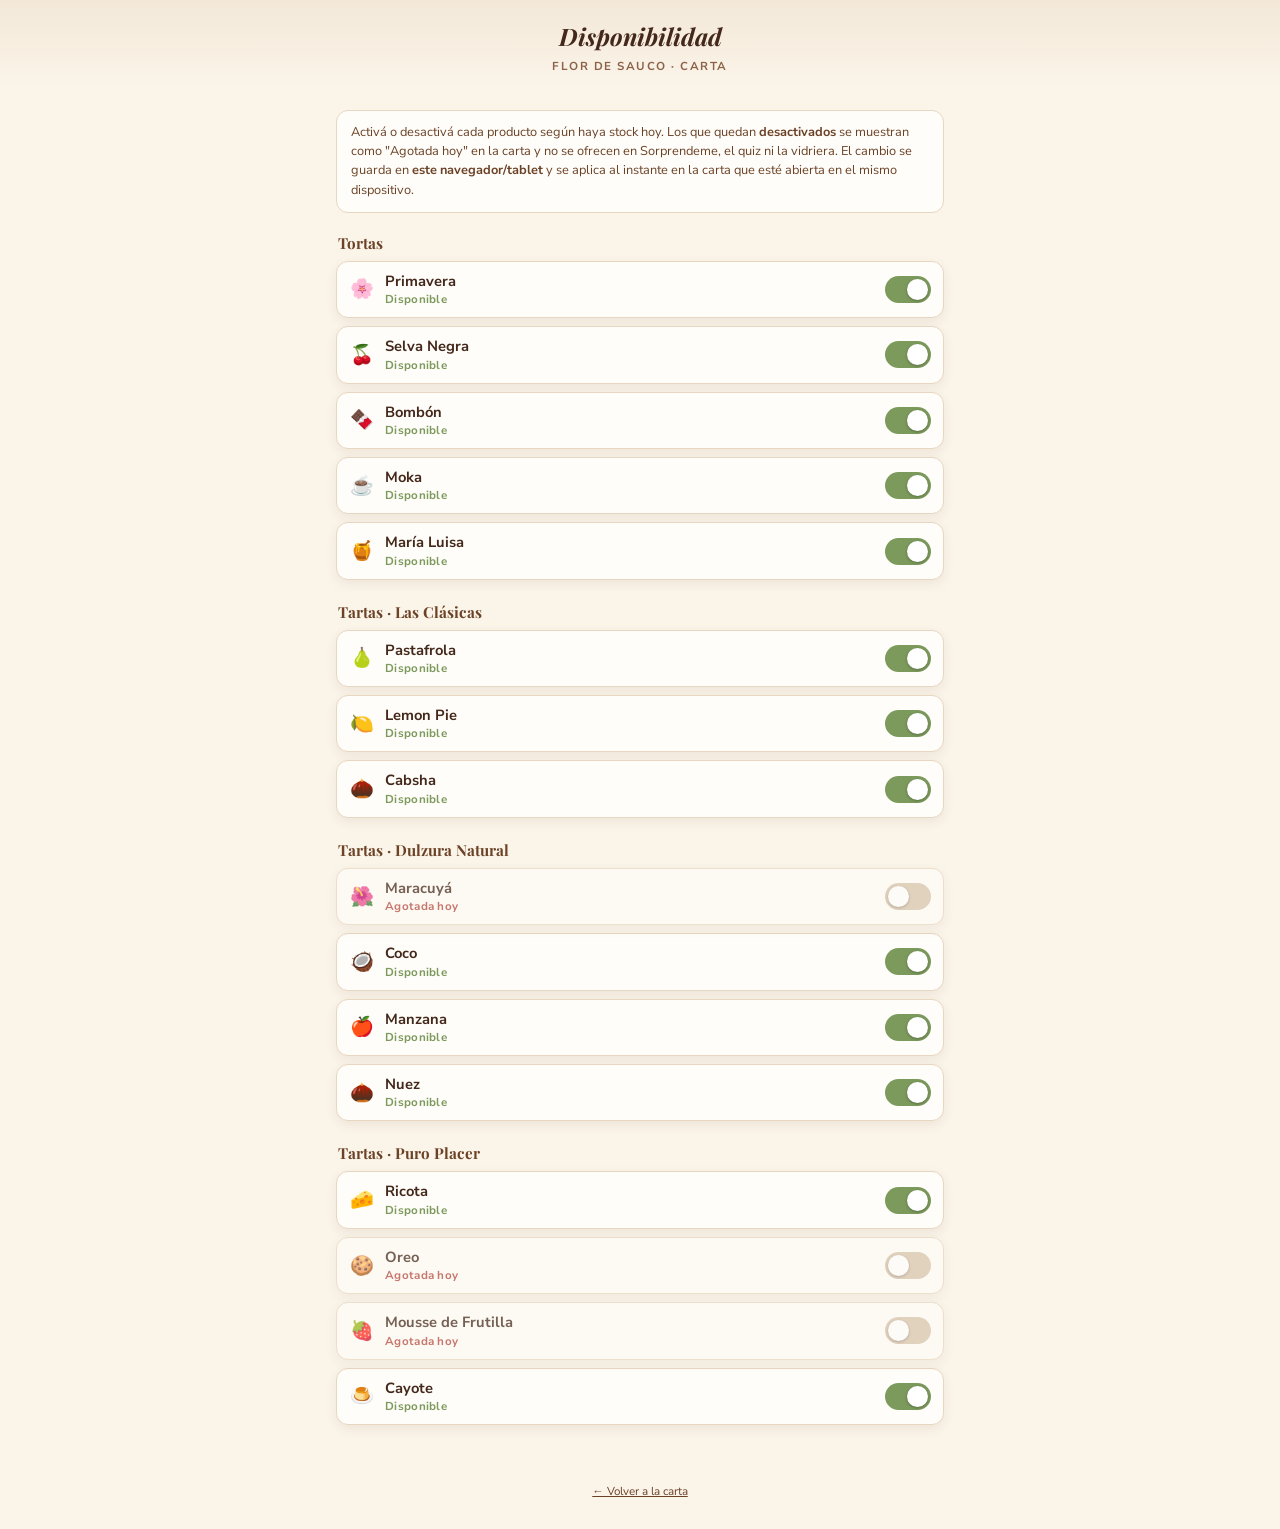
<file: disponibilidad.html>
<!DOCTYPE html>
<html lang="es">
<head>
<meta charset="UTF-8">
<meta name="viewport" content="width=device-width, initial-scale=1.0">
<title>Flor de Sauco · Disponibilidad</title>
<meta name="robots" content="noindex, nofollow">
<link rel="preconnect" href="https://fonts.googleapis.com">
<link rel="preconnect" href="https://fonts.gstatic.com" crossorigin>
<link href="https://fonts.googleapis.com/css2?family=Playfair+Display:ital,wght@0,600;0,700&family=Nunito+Sans:wght@400;600;700;800&display=swap" rel="stylesheet">
<style>
  :root{
    --cream: #FBF4E9;
    --cream-alt: #F3E8D8;
    --paper: #FFFDF9;
    --brown-900: #43281B;
    --brown-700: #6B4226;
    --brown-500: #8B6248;
    --brown-300: #C7A788;
    --line: #E7D7C1;
    --ok: #7C9A5C;
    --off: #B4483F;
    --shadow: 0 4px 12px rgba(67, 40, 27, 0.07);
  }
  *{ box-sizing:border-box; -webkit-tap-highlight-color:transparent; }
  html,body{ margin:0; padding:0; background:var(--cream); color:var(--brown-900);
    font-family:'Nunito Sans', -apple-system, 'Segoe UI', Roboto, sans-serif; }
  h1{ font-family:'Playfair Display', Georgia, serif; margin:0; }

  header{ text-align:center; padding:20px 16px 14px; background:linear-gradient(180deg, var(--cream-alt), var(--cream)); }
  header h1{ font-size:1.5rem; font-weight:700; font-style:italic; color:var(--brown-900); }
  header p{ margin:6px 0 0; font-size:0.72rem; letter-spacing:1.5px; text-transform:uppercase; color:var(--brown-500); font-weight:700; }

  main{ max-width:640px; margin:0 auto; padding:8px 16px 40px; }

  .aviso{
    background:var(--paper); border:1px solid var(--line); border-radius:12px;
    padding:12px 14px; margin:14px 0 20px; font-size:0.8rem; line-height:1.5; color:var(--brown-700);
  }

  .section-title{
    font-size:0.95rem; font-weight:700; color:var(--brown-700);
    margin:22px 2px 8px; font-family:'Playfair Display', Georgia, serif;
  }
  .section-title:first-of-type{ margin-top:4px; }

  .prow{
    display:flex; align-items:center; gap:10px;
    background:var(--paper); border:1px solid var(--line); border-radius:12px;
    padding:10px 12px; margin-bottom:8px; box-shadow:var(--shadow);
  }
  .picto{ font-size:1.2rem; flex:0 0 auto; width:26px; text-align:center; }
  .pinfo{ flex:1 1 auto; min-width:0; }
  .pname{ font-weight:700; font-size:0.92rem; line-height:1.25; }
  .pstate{ font-size:0.72rem; font-weight:700; letter-spacing:0.3px; margin-top:1px; }
  .pstate.on{ color:var(--ok); }
  .pstate.off{ color:var(--off); }

  .switch{ position:relative; display:inline-block; width:46px; height:27px; flex:0 0 auto; }
  .switch input{ position:absolute; opacity:0; width:100%; height:100%; margin:0; cursor:pointer; }
  .track{ position:absolute; inset:0; background:#D8C5AE; border-radius:999px; transition:background .18s ease; pointer-events:none; }
  .thumb{ position:absolute; top:3px; left:3px; width:21px; height:21px; border-radius:50%; background:#fff;
    box-shadow:0 1px 3px rgba(0,0,0,.28); transition:transform .18s ease; pointer-events:none; }
  .switch input:checked ~ .track{ background:var(--ok); }
  .switch input:checked ~ .track .thumb{ transform:translateX(19px); }

  .prow.is-off{ opacity:0.72; }

  footer{ text-align:center; padding:10px 20px 30px; color:var(--brown-500); font-size:0.72rem; }
  footer a{ color:var(--brown-700); }
</style>
</head>
<body>

<header>
  <h1>Disponibilidad</h1>
  <p>Flor de Sauco · Carta</p>
</header>

<main>
  <div class="aviso">
    Activá o desactivá cada producto según haya stock hoy. Los que quedan <b>desactivados</b> se muestran como
    "Agotada hoy" en la carta y no se ofrecen en Sorprendeme, el quiz ni la vidriera. El cambio se guarda en
    <b>este navegador/tablet</b> y se aplica al instante en la carta que esté abierta en el mismo dispositivo.
  </div>

  <div id="list"></div>
</main>

<footer>
  <a id="volver" href="carta.html">← Volver a la carta</a>
</footer>

<script>
(function(){
  'use strict';

  /* si venimos de la tablet (app instalada o ?kiosco=1), volver preservando el modo kiosco */
  var appInstalada = !!(window.matchMedia && (matchMedia('(display-mode: fullscreen)').matches || matchMedia('(display-mode: standalone)').matches));
  var KIOSCO = new URLSearchParams(window.location.search).get('kiosco') === '1' || appInstalada;
  if (KIOSCO) document.getElementById('volver').href = 'carta.html?kiosco=1';

  var PRODUCTOS = [
    { sec: 'Tortas', items: [
      { n:'Primavera', e:'🌸' }, { n:'Selva Negra', e:'🍒' }, { n:'Bombón', e:'🍫' },
      { n:'Moka', e:'☕' }, { n:'María Luisa', e:'🍯' }
    ]},
    { sec: 'Tartas · Las Clásicas', items: [
      { n:'Pastafrola', e:'🍐' }, { n:'Lemon Pie', e:'🍋' }, { n:'Cabsha', e:'🌰' }
    ]},
    { sec: 'Tartas · Dulzura Natural', items: [
      { n:'Maracuyá', e:'🌺' }, { n:'Coco', e:'🥥' }, { n:'Manzana', e:'🍎' }, { n:'Nuez', e:'🌰' }
    ]},
    { sec: 'Tartas · Puro Placer', items: [
      { n:'Ricota', e:'🧀' }, { n:'Oreo', e:'🍪' }, { n:'Mousse de Frutilla', e:'🍓' }, { n:'Cayote', e:'🍮' }
    ]}
  ];

  var SEED_AGOTADOS = ['Oreo', 'Mousse de Frutilla', 'Maracuyá'];
  var KEY = 'fds_agotados';

  function leer(){
    try {
      var raw = localStorage.getItem(KEY);
      if (raw !== null) return JSON.parse(raw);
    } catch(e){}
    return SEED_AGOTADOS.slice();
  }
  function guardar(lista){
    localStorage.setItem(KEY, JSON.stringify(lista));
  }

  var agotados = leer();

  function estaAgotado(n){ return agotados.indexOf(n) > -1; }

  function marcar(n, disponible){
    var i = agotados.indexOf(n);
    if (disponible && i > -1) agotados.splice(i, 1);
    if (!disponible && i === -1) agotados.push(n);
    guardar(agotados);
  }

  var list = document.getElementById('list');

  PRODUCTOS.forEach(function(sec){
    var h = document.createElement('h2');
    h.className = 'section-title';
    h.textContent = sec.sec;
    list.appendChild(h);

    sec.items.forEach(function(it){
      var disponible = !estaAgotado(it.n);

      var row = document.createElement('div');
      row.className = 'prow' + (disponible ? '' : ' is-off');

      var picto = document.createElement('span');
      picto.className = 'picto'; picto.textContent = it.e;

      var info = document.createElement('div');
      info.className = 'pinfo';
      var name = document.createElement('div');
      name.className = 'pname'; name.textContent = it.n;
      var state = document.createElement('div');
      state.className = 'pstate ' + (disponible ? 'on' : 'off');
      state.textContent = disponible ? 'Disponible' : 'Agotada hoy';
      info.appendChild(name); info.appendChild(state);

      var label = document.createElement('label');
      label.className = 'switch';
      var input = document.createElement('input');
      input.type = 'checkbox';
      input.checked = disponible;
      var track = document.createElement('span');
      track.className = 'track';
      var thumb = document.createElement('span');
      thumb.className = 'thumb';
      track.appendChild(thumb);
      label.appendChild(input); label.appendChild(track);

      input.addEventListener('change', function(){
        var dispo = input.checked;
        marcar(it.n, dispo);
        row.classList.toggle('is-off', !dispo);
        state.className = 'pstate ' + (dispo ? 'on' : 'off');
        state.textContent = dispo ? 'Disponible' : 'Agotada hoy';
      });

      row.appendChild(picto); row.appendChild(info); row.appendChild(label);
      list.appendChild(row);
    });
  });
})();
</script>

</body>
</html>
</file>
<file: css/styles.css>
/* ============================================================
   Flor de Sauco — Panadería Artesanal
   Stylesheet principal · Mobile-first
   ============================================================ */

/* ── Variables ── */
:root {
    --navy:              #1B3A5C;
    --navy-dark:         #0D2137;
    --navy-mid:          #254D7A;
    --cream:             #FAF6EC;
    --cream-dark:        #EAE0CC;
    --cream-light:       #FDFAF3;
    --gold:              #C9963F;
    --gold-light:        #DDB264;
    --gold-pale:         #F0E0B0;
    --sauco-green:       #6B8E5A;
    --sauco-green-dark:  #4F6B40;
    --white:             #FFFFFF;
    --text:              #1E1E1E;
    --text-mid:          #4A4A4A;
    --text-light:        #767676;

    --font-serif:   'Playfair Display', Georgia, 'Times New Roman', serif;
    --font-sans:    'DM Sans', 'Helvetica Neue', Arial, sans-serif;

    --radius:       10px;
    --radius-sm:    6px;
    --shadow-sm:    0 2px 8px rgba(0,0,0,0.10);
    --shadow-md:    0 6px 24px rgba(0,0,0,0.13);
    --shadow-lg:    0 12px 40px rgba(0,0,0,0.18);
    --transition:   0.3s ease;
    --container:    1180px;
}

/* ── Reset ── */
*, *::before, *::after { box-sizing: border-box; margin: 0; padding: 0; }
html { scroll-behavior: smooth; font-size: 16px; }
body {
    font-family: var(--font-sans);
    color: var(--text);
    background: var(--cream-light);
    line-height: 1.7;
    -webkit-font-smoothing: antialiased;
}
img { display: block; max-width: 100%; height: auto; }
a { color: inherit; text-decoration: none; }
ul { list-style: none; }
button { cursor: pointer; font-family: inherit; border: none; background: none; }

/* ── Container ── */
.container {
    width: 100%;
    max-width: var(--container);
    margin-inline: auto;
    padding-inline: 1.25rem;
}

/* ── Typography helpers ── */
h1, h2, h3, h4 { font-family: var(--font-serif); line-height: 1.25; }

/* ============================================================
   BUTTONS
   ============================================================ */
.btn {
    display: inline-flex;
    align-items: center;
    gap: 0.5rem;
    font-family: var(--font-sans);
    font-weight: 700;
    letter-spacing: 0.04em;
    text-transform: uppercase;
    font-size: 0.8rem;
    padding: 0.75rem 1.75rem;
    border-radius: 50px;
    transition: var(--transition);
    white-space: nowrap;
}
.btn--lg { padding: 1rem 2.25rem; font-size: 0.85rem; }
.btn--sm { padding: 0.5rem 1.1rem; font-size: 0.72rem; }

.btn--primary {
    background: var(--gold);
    color: var(--white);
    border: 2px solid var(--gold);
}
.btn--primary:hover {
    background: var(--gold-light);
    border-color: var(--gold-light);
    transform: translateY(-2px);
    box-shadow: 0 6px 20px rgba(201,150,63,0.35);
}

.btn--outline {
    background: transparent;
    color: var(--navy);
    border: 2px solid var(--navy);
}
.btn--outline:hover {
    background: var(--navy);
    color: var(--white);
    transform: translateY(-2px);
}

.btn--outline-light {
    background: transparent;
    color: var(--cream);
    border: 2px solid rgba(250,246,236,0.5);
}
.btn--outline-light:hover {
    background: rgba(250,246,236,0.12);
    border-color: var(--cream);
    transform: translateY(-2px);
}

.btn--instagram {
    background: rgba(255,255,255,0.08);
    color: var(--cream);
    border: 1px solid rgba(250,246,236,0.3);
}
.btn--instagram:hover {
    background: rgba(255,255,255,0.16);
    border-color: rgba(250,246,236,0.6);
}

.btn--whatsapp {
    background: #25D366;
    color: var(--white);
    border: 2px solid #25D366;
    font-size: 0.9rem;
    padding: 1rem 2rem;
}
.btn--whatsapp:hover {
    background: #20BB5A;
    border-color: #20BB5A;
    transform: translateY(-2px);
    box-shadow: 0 8px 24px rgba(37,211,102,0.35);
}

/* ============================================================
   SECTION BASE
   ============================================================ */
.section { padding-block: 5rem 4.5rem; }

.section__header { text-align: center; margin-bottom: 3.5rem; }

.section__eyebrow {
    display: block;
    font-family: var(--font-sans);
    font-size: 0.72rem;
    font-weight: 700;
    letter-spacing: 0.2em;
    text-transform: uppercase;
    color: var(--gold);
    margin-bottom: 0.6rem;
}
.section__eyebrow--light { color: var(--gold-light); }

.section__title {
    font-size: clamp(1.9rem, 5vw, 2.8rem);
    color: var(--navy);
    margin-bottom: 0.5rem;
}
.section__title--light { color: var(--cream); }

/* SVG separator — firma visual de Flor de Sauco */
.section__separator {
    display: block;
    color: var(--gold);
    margin: 0.6rem auto 1.1rem;
    width: 200px;
    height: 24px;
}
.section__separator--light { color: var(--gold-light); }

.section__lead {
    font-size: 1rem;
    color: var(--text-mid);
    max-width: 560px;
    margin-inline: auto;
    line-height: 1.75;
}
.section__lead--light { color: rgba(250,246,236,0.72); }

/* ============================================================
   HEADER
   ============================================================ */
.header {
    position: fixed;
    top: 0; left: 0; right: 0;
    z-index: 1000;
    background: rgba(13,33,55,0.96);
    backdrop-filter: blur(8px);
    -webkit-backdrop-filter: blur(8px);
    border-bottom: 1px solid rgba(201,150,63,0.2);
    transition: var(--transition);
}
.header.scrolled { box-shadow: 0 4px 20px rgba(0,0,0,0.3); }

.header__inner {
    display: flex;
    align-items: center;
    justify-content: space-between;
    height: 68px;
    gap: 1rem;
}

.logo { display: flex; align-items: center; flex-shrink: 0; text-decoration: none; gap: 10px; }
.logo__img { display: block; height: 44px; width: auto; flex-shrink: 0; }
.logo__text { display: flex; flex-direction: column; justify-content: center; gap: 2px; }
.logo__name { font-family: var(--font-serif); font-size: 1.15rem; font-weight: 700; color: var(--cream); letter-spacing: .01em; line-height: 1; }
.logo__tagline { font-size: 0.56rem; font-weight: 600; letter-spacing: .2em; text-transform: uppercase; color: var(--gold-light); }

.nav { display: none; }
.nav__list { display: flex; align-items: center; gap: 0.25rem; }
.nav__link {
    font-size: 0.78rem;
    font-weight: 600;
    letter-spacing: 0.06em;
    text-transform: uppercase;
    color: rgba(250,246,236,0.85);
    padding: 0.5rem 0.75rem;
    border-radius: var(--radius-sm);
    transition: var(--transition);
}
.nav__link:hover { color: var(--cream); background: rgba(255,255,255,0.07); }
.nav__link.active { color: var(--gold-light); }
.nav__link--cta {
    color: var(--gold-light);
    border: 1px solid rgba(201,150,63,0.5);
}
.nav__link--cta:hover { background: var(--gold); color: var(--white); border-color: var(--gold); }

/* Hamburger */
.hamburger {
    display: flex;
    flex-direction: column;
    justify-content: center;
    gap: 5px;
    width: 36px; height: 36px;
    padding: 4px;
}
.hamburger span {
    display: block;
    height: 2px;
    background: var(--cream);
    border-radius: 2px;
    transition: var(--transition);
    transform-origin: center;
}
.hamburger.open span:nth-child(1) { transform: translateY(7px) rotate(45deg); }
.hamburger.open span:nth-child(2) { opacity: 0; transform: scaleX(0); }
.hamburger.open span:nth-child(3) { transform: translateY(-7px) rotate(-45deg); }

/* Mobile nav open */
.nav.open {
    display: block;
    position: fixed;
    inset: 68px 0 0;
    background: var(--navy-dark);
    padding: 2rem 1.25rem;
    overflow-y: auto;
}
.nav.open .nav__list { flex-direction: column; align-items: stretch; gap: 0.5rem; }
.nav.open .nav__link { display: block; font-size: 1rem; padding: 0.9rem 1.25rem; border-radius: var(--radius); color: var(--cream); }
.nav.open .nav__link--cta { margin-top: 1rem; text-align: center; padding: 0.9rem; }

/* ============================================================
   HERO SLIDER
   ============================================================ */
.hero {
    position: relative;
    height: 100svh;
    height: 100vh;
    min-height: 560px;
    overflow: hidden;
}

.hero__slides { position: absolute; inset: 0; }

.hero__slide {
    position: absolute;
    inset: 0;
    background-color: var(--navy-dark); /* fallback si no hay imagen */
    background-size: cover;
    background-position: center;
    display: flex;
    align-items: center;
    opacity: 0;
    transition: opacity 0.9s ease;
    will-change: opacity;
}
.hero__slide.is-active { opacity: 1; }

.hero__overlay {
    position: absolute;
    inset: 0;
    background: linear-gradient(
        160deg,
        rgba(13,33,55,0.80) 0%,
        rgba(27,58,92,0.55) 50%,
        rgba(13,33,55,0.75) 100%
    );
}

.hero__slide-content {
    position: relative;
    z-index: 1;
    text-align: center;
    padding-block: calc(68px + 3.5rem) 3rem;
    width: 100%;
}

.hero__eyebrow {
    display: block;
    font-family: var(--font-sans);
    font-size: 0.72rem;
    font-weight: 700;
    letter-spacing: 0.25em;
    text-transform: uppercase;
    color: var(--gold-light);
    margin-bottom: 1.25rem;
    opacity: 0.9;
}

.hero__title {
    font-family: var(--font-serif);
    font-size: clamp(2.4rem, 9vw, 5.5rem);
    font-weight: 700;
    color: var(--cream);
    letter-spacing: -0.01em;
    line-height: 1.08;
    margin-bottom: 1.25rem;
}

.hero__subtitle {
    font-family: var(--font-sans);
    font-size: clamp(0.9rem, 2vw, 1.05rem);
    font-weight: 400;
    color: rgba(250,246,236,0.78);
    max-width: 540px;
    margin-inline: auto;
    margin-bottom: 2.5rem;
    line-height: 1.72;
}

.hero__ctas { display: flex; flex-wrap: wrap; gap: 1rem; justify-content: center; }

/* Flechas de navegación */
.hero__nav {
    position: absolute;
    top: 50%;
    transform: translateY(-50%);
    z-index: 10;
    width: 50px; height: 50px;
    background: rgba(13,33,55,0.55);
    border: 1px solid rgba(250,246,236,0.2);
    border-radius: 50%;
    color: var(--cream);
    display: none;
    align-items: center;
    justify-content: center;
    transition: var(--transition);
}
.hero__nav:hover { background: var(--gold); border-color: var(--gold); }
.hero__nav--prev { left: 1.5rem; }
.hero__nav--next { right: 1.5rem; }

/* Dots */
.hero__dots {
    position: absolute;
    bottom: 1.75rem;
    left: 50%;
    transform: translateX(-50%);
    z-index: 10;
    display: flex;
    gap: 0.5rem;
    align-items: center;
}
.hero__dot {
    width: 10px; height: 10px;
    border-radius: 50%;
    background: rgba(250,246,236,0.35);
    border: 1px solid rgba(250,246,236,0.15);
    padding: 0;
    transition: var(--transition);
}
.hero__dot.is-active {
    background: var(--gold);
    border-color: var(--gold);
    width: 28px;
    border-radius: 10px;
}

/* Scroll indicator */
.hero__scroll {
    position: absolute;
    bottom: 4.5rem;
    left: 50%;
    transform: translateX(-50%);
    z-index: 10;
}
.hero__scroll-line {
    display: block;
    width: 1px; height: 44px;
    background: linear-gradient(to bottom, rgba(250,246,236,0.55), transparent);
    animation: scrollPulse 2s ease-in-out infinite;
}
@keyframes scrollPulse {
    0%, 100% { opacity: 1; transform: scaleY(1); }
    50%       { opacity: 0.35; transform: scaleY(0.65); }
}

/* ============================================================
   PROMO BANNER
   ============================================================ */
.promo-banner {
    background: linear-gradient(135deg, var(--gold-pale) 0%, var(--cream-dark) 100%);
    padding-block: 3rem;
    border-top: 1px solid var(--cream-dark);
    border-bottom: 1px solid var(--cream-dark);
}

.promo-banner__inner {
    display: flex;
    flex-direction: column;
    gap: 2rem;
    align-items: center;
    text-align: center;
}

.promo-banner__title {
    font-family: var(--font-serif);
    font-size: clamp(1.35rem, 4vw, 1.9rem);
    color: var(--navy);
    margin-bottom: 0.6rem;
    line-height: 1.25;
}

.promo-banner__desc {
    font-size: 0.95rem;
    color: var(--text-mid);
    line-height: 1.65;
    margin: 0;
}

/* ============================================================
   NOSOTROS
   ============================================================ */
.nosotros { background: var(--cream); }

.nosotros__grid {
    display: grid;
    gap: 3rem;
    margin-bottom: 4rem;
}

.nosotros__img-wrapper {
    position: relative;
    border-radius: var(--radius);
    overflow: hidden;
    aspect-ratio: 4 / 3;
    background: var(--cream-dark);
}

.nosotros__img {
    width: 100%; height: 100%;
    background-size: cover;
    background-position: center;
    background-color: var(--cream-dark);
}

.nosotros__badge {
    position: absolute;
    bottom: 1.25rem; right: 1.25rem;
    background: var(--navy);
    color: var(--cream);
    border-radius: var(--radius);
    padding: 0.85rem 1.1rem;
    text-align: center;
    box-shadow: var(--shadow-md);
}
.nosotros__badge-num {
    display: block;
    font-family: var(--font-serif);
    font-size: 2rem;
    font-weight: 700;
    color: var(--gold);
    line-height: 1;
}
.nosotros__badge-label {
    display: block;
    font-size: 0.65rem;
    font-weight: 600;
    letter-spacing: 0.08em;
    text-transform: uppercase;
    color: rgba(250,246,236,0.7);
    margin-top: 0.25rem;
}

.nosotros__lead {
    font-family: var(--font-serif);
    font-size: clamp(1rem, 2.5vw, 1.18rem);
    color: var(--navy);
    margin-bottom: 1.25rem;
    line-height: 1.65;
    font-style: italic;
}
.nosotros__body {
    color: var(--text-mid);
    margin-bottom: 1.75rem;
    line-height: 1.78;
}

.nosotros__quote {
    position: relative;
    border-left: 3px solid var(--gold);
    padding-left: 1.25rem;
    padding-top: 0.25rem;
}
.nosotros__quote-icon { color: var(--gold); display: block; margin-bottom: 0.4rem; }
.nosotros__quote p {
    font-family: var(--font-serif);
    font-style: italic;
    font-size: 0.93rem;
    color: var(--text-mid);
    line-height: 1.78;
}

/* Pilares */
.nosotros__pillars {
    display: grid;
    grid-template-columns: repeat(2, 1fr);
    gap: 1.25rem;
}

.pillar {
    background: var(--white);
    border: 1px solid var(--cream-dark);
    border-radius: var(--radius);
    padding: 1.75rem 1.25rem;
    text-align: center;
    transition: var(--transition);
}
.pillar:hover { transform: translateY(-4px); box-shadow: var(--shadow-md); border-color: var(--gold-pale); }

.pillar__icon {
    display: flex;
    align-items: center;
    justify-content: center;
    width: 60px; height: 60px;
    background: var(--gold-pale);
    border-radius: 50%;
    margin: 0 auto 1rem;
    color: var(--gold);
}
.pillar h3 { font-size: 1rem; color: var(--navy); margin-bottom: 0.45rem; }
.pillar p  { font-size: 0.83rem; color: var(--text-mid); line-height: 1.58; }

/* ============================================================
   ¿POR QUÉ ELEGIRNOS?
   ============================================================ */
.elegirnos { background: var(--navy); }

.elegirnos__grid { display: grid; gap: 0; }

.elegirnos__card {
    padding: 2.25rem 0;
    border-bottom: 1px solid rgba(250,246,236,0.1);
}
.elegirnos__card:last-child { border-bottom: none; }

.elegirnos__num {
    display: block;
    font-family: var(--font-serif);
    font-size: 3.25rem;
    font-weight: 700;
    color: var(--gold);
    line-height: 1;
    margin-bottom: 0.65rem;
}
.elegirnos__title {
    font-size: 1.15rem;
    font-weight: 600;
    color: var(--cream);
    margin-bottom: 0.75rem;
    font-family: var(--font-sans);
}
.elegirnos__text {
    font-size: 0.9rem;
    color: rgba(250,246,236,0.68);
    line-height: 1.78;
}

/* ============================================================
   SUCURSALES
   ============================================================ */
.sucursales { background: var(--cream); }

.sucursales__grid { display: grid; gap: 1.5rem; }

.branch-card {
    background: var(--white);
    border-radius: var(--radius);
    overflow: hidden;
    box-shadow: var(--shadow-sm);
    transition: var(--transition);
    border: 1px solid var(--cream-dark);
}
.branch-card__photo {
    height: 200px;
    background-size: cover;
    background-position: center;
    background-color: var(--navy);
}
.branch-card:hover { transform: translateY(-4px); box-shadow: var(--shadow-md); }

.branch-card__top {
    background: var(--navy);
    color: var(--cream);
    padding: 1.5rem 1.5rem 1.25rem;
    position: relative;
}
.branch-card__badge {
    display: inline-block;
    background: var(--gold);
    color: var(--white);
    font-family: var(--font-sans);
    font-size: 0.65rem;
    font-weight: 700;
    letter-spacing: 0.12em;
    text-transform: uppercase;
    padding: 0.25rem 0.75rem;
    border-radius: 50px;
    margin-bottom: 0.75rem;
}
.branch-card__title { font-family: var(--font-serif); font-size: 1.5rem; color: var(--cream); margin-bottom: 0.2rem; }
.branch-card__region { font-size: 0.8rem; color: rgba(250,246,236,0.62); letter-spacing: 0.05em; }
.branch-card__body { padding: 1.5rem; }

.branch-info { display: flex; flex-direction: column; gap: 1rem; margin-bottom: 1.5rem; }
.branch-info__item { display: flex; gap: 0.75rem; align-items: flex-start; }
.branch-info__icon { flex-shrink: 0; margin-top: 2px; color: var(--gold); }

.branch-info__item div strong {
    display: block;
    font-size: 0.7rem;
    font-weight: 700;
    letter-spacing: 0.1em;
    text-transform: uppercase;
    color: var(--text-light);
    margin-bottom: 0.2rem;
}
.branch-info__item div p { font-size: 0.88rem; color: var(--text-mid); line-height: 1.5; margin: 0; }

.todo-phone { font-style: italic; color: var(--gold) !important; font-size: 0.82rem !important; }

.branch-card__actions { display: flex; flex-wrap: wrap; gap: 0.6rem; }
.branch-card__actions .btn--outline { color: var(--navy); border-color: var(--navy); }
.branch-card__actions .btn--instagram { color: var(--navy-mid); border-color: rgba(27,58,92,0.3); background: rgba(27,58,92,0.04); }
.branch-card__actions .btn--instagram:hover { background: var(--navy); color: var(--cream); }

/* ============================================================
   MENU SECTION
   ============================================================ */
.menu-section { background: var(--navy); padding-bottom: 5rem; }

.menu-tabs-wrapper {
    overflow-x: auto;
    -webkit-overflow-scrolling: touch;
    scrollbar-width: none;
    margin-bottom: 2rem;
    margin-inline: -1.25rem;
    padding-inline: 1.25rem;
}
.menu-tabs-wrapper::-webkit-scrollbar { display: none; }

.menu-tabs { display: flex; gap: 0.4rem; min-width: max-content; padding-bottom: 0.25rem; }

.menu-tab {
    flex-shrink: 0;
    font-family: var(--font-sans);
    font-size: 0.78rem;
    font-weight: 700;
    letter-spacing: 0.06em;
    text-transform: uppercase;
    color: rgba(250,246,236,0.6);
    background: rgba(255,255,255,0.05);
    border: 1px solid rgba(250,246,236,0.1);
    border-radius: 50px;
    padding: 0.55rem 1.1rem;
    transition: var(--transition);
    white-space: nowrap;
}
.menu-tab:hover { color: var(--cream); background: rgba(255,255,255,0.1); }
.menu-tab.active { color: var(--navy-dark); background: var(--cream); border-color: var(--cream); }

.menu-panel { display: none; animation: fadeInPanel 0.3s ease; }
.menu-panel.active { display: block; }

@keyframes fadeInPanel {
    from { opacity: 0; transform: translateY(10px); }
    to   { opacity: 1; transform: translateY(0); }
}

.menu-panel__title {
    font-family: var(--font-serif);
    font-size: clamp(1.4rem, 4vw, 1.9rem);
    color: var(--cream);
    margin-bottom: 2rem;
    padding-bottom: 1rem;
    border-bottom: 1px solid rgba(250,246,236,0.12);
}
.menu-panel__sub {
    font-family: var(--font-sans);
    font-size: 0.72rem;
    font-weight: 700;
    letter-spacing: 0.18em;
    text-transform: uppercase;
    color: var(--gold-light);
    margin-top: 2rem;
    margin-bottom: 1rem;
    padding-bottom: 0.5rem;
    border-bottom: 1px solid rgba(201,150,63,0.25);
}

.menu-grid { display: grid; grid-template-columns: 1fr; gap: 0.75rem; }
.menu-grid--4 { grid-template-columns: repeat(2, 1fr); }

.menu-item {
    background: rgba(255,255,255,0.05);
    border: 1px solid rgba(250,246,236,0.08);
    border-radius: var(--radius-sm);
    padding: 0.9rem 1rem;
    transition: var(--transition);
}
.menu-item:hover { background: rgba(255,255,255,0.09); border-color: rgba(201,150,63,0.3); }
.menu-item--featured { background: rgba(201,150,63,0.1); border-color: rgba(201,150,63,0.25); }
.menu-item--featured:hover { border-color: var(--gold); }

.menu-item__row { display: flex; justify-content: space-between; align-items: baseline; gap: 0.75rem; margin-bottom: 0.3rem; }
.menu-item__row:last-child { margin-bottom: 0; }
.menu-item__name { font-family: var(--font-serif); font-size: 0.95rem; font-weight: 500; color: var(--cream); line-height: 1.3; }
.menu-item__price { font-family: var(--font-sans); font-size: 0.88rem; font-weight: 700; color: var(--gold-light); flex-shrink: 0; }
.menu-item__badge {
    font-size: 0.6rem; font-weight: 700; letter-spacing: 0.1em; text-transform: uppercase;
    color: var(--gold); border: 1px solid rgba(201,150,63,0.4); padding: 0.15rem 0.5rem; border-radius: 50px; flex-shrink: 0;
}
.menu-item__desc { font-size: 0.8rem; color: rgba(250,246,236,0.58); line-height: 1.5; margin: 0; }

.menu-chips { display: flex; flex-wrap: wrap; gap: 0.5rem; margin-bottom: 0.5rem; }
.menu-chip {
    display: inline-flex; align-items: center; gap: 0.4rem;
    font-size: 0.82rem; color: var(--cream);
    background: rgba(255,255,255,0.07); border: 1px solid rgba(250,246,236,0.15);
    border-radius: 50px; padding: 0.35rem 0.85rem;
}
.menu-chip em { font-style: normal; font-size: 0.72rem; color: var(--gold-light); }

.menu-extras {
    margin-top: 2rem;
    background: rgba(255,255,255,0.04);
    border: 1px solid rgba(250,246,236,0.08);
    border-radius: var(--radius);
    padding: 1.25rem;
}
.menu-extras__title {
    font-family: var(--font-sans); font-size: 0.7rem; font-weight: 700;
    letter-spacing: 0.15em; text-transform: uppercase; color: var(--gold-light); margin-bottom: 0.85rem;
}
.menu-extras__grid { display: flex; flex-direction: column; gap: 0.5rem; }
.menu-extra {
    display: flex; justify-content: space-between; align-items: center;
    font-size: 0.85rem; color: rgba(250,246,236,0.78);
    padding-bottom: 0.5rem; border-bottom: 1px solid rgba(250,246,236,0.07); gap: 1rem;
}
.menu-extra:last-child { border-bottom: none; padding-bottom: 0; }
.menu-extra span:last-child { color: var(--gold-light); font-weight: 700; flex-shrink: 0; }
.menu-note { margin-top: 0.75rem; font-size: 0.8rem; color: rgba(250,246,236,0.45); font-style: italic; }

/* ============================================================
   STATS / NUESTRA HUELLA
   ============================================================ */
.stats-section {
    background-color: var(--navy-dark);
    /* Patrón sutil de florcitas de sauco */
    background-image: url("data:image/svg+xml,%3Csvg xmlns='http://www.w3.org/2000/svg' width='48' height='48' viewBox='0 0 24 24'%3E%3Cpath d='M12,2 L13.7,6.8 L18.9,6.8 L14.7,9.8 L16.4,14.6 L12,11.7 L7.6,14.6 L9.3,9.8 L5.1,6.8 L10.3,6.8 Z' fill='%23C9963F' opacity='0.06'/%3E%3C/svg%3E");
    background-repeat: repeat;
}

.stats__grid {
    display: grid;
    grid-template-columns: repeat(2, 1fr);
    gap: 3.5rem 2rem;
    text-align: center;
}

.stat__num {
    display: block;
    font-family: var(--font-serif);
    font-size: clamp(3rem, 8vw, 5rem);
    font-weight: 700;
    color: var(--gold);
    line-height: 1;
    margin-bottom: 0.6rem;
}
.stat__label {
    display: block;
    font-size: 0.72rem;
    font-weight: 600;
    letter-spacing: 0.16em;
    text-transform: uppercase;
    color: rgba(250,246,236,0.6);
    line-height: 1.5;
}

/* ============================================================
   TESTIMONIOS
   ============================================================ */
.testimonios-section { background: var(--cream-light); }

.testimonios__grid { display: grid; gap: 1.5rem; margin-bottom: 1.5rem; }

.testimonio {
    background: var(--white);
    border: 1px solid var(--cream-dark);
    border-radius: var(--radius);
    padding: 2rem 1.75rem;
    transition: var(--transition);
}
.testimonio:hover { box-shadow: var(--shadow-md); transform: translateY(-3px); }

.testimonio__stars { display: flex; gap: 0.2rem; color: var(--gold); margin-bottom: 1rem; }

.testimonio__text {
    font-family: var(--font-serif);
    font-style: italic;
    font-size: 0.95rem;
    color: var(--text-mid);
    line-height: 1.78;
    margin-bottom: 1.25rem;
}

.testimonio__footer {
    border-top: 1px solid var(--cream-dark);
    padding-top: 1rem;
    display: flex;
    flex-direction: column;
    gap: 0.2rem;
}
.testimonio__name { font-weight: 600; font-size: 0.88rem; color: var(--navy); }
.testimonio__source { font-size: 0.74rem; color: var(--text-light); letter-spacing: 0.04em; }

.testimonios__note { text-align: center; font-size: 0.8rem; color: var(--text-light); }

/* ============================================================
   RECETAS
   ============================================================ */
.recetas-section { background: var(--cream-dark); }

.recetas__grid { display: grid; gap: 1.5rem; }

/* FLIP CARD wrapper */
.recipe-flip {
    perspective: 1200px;
    height: 500px;
}
.recipe-card {
    position: relative;
    width: 100%;
    height: 100%;
    transform-style: preserve-3d;
    -webkit-transform-style: preserve-3d;
    transition: transform 0.65s cubic-bezier(.4,0,.2,1);
}
.recipe-card.is-flipped {
    transform: rotateY(180deg);
    -webkit-transform: rotateY(180deg);
}

/* Caras */
.recipe-card__front,
.recipe-card__back {
    position: absolute;
    top: 0; left: 0;
    width: 100%; height: 100%;
    backface-visibility: hidden;
    -webkit-backface-visibility: hidden;
    border-radius: var(--radius);
    background: var(--white);
    box-shadow: var(--shadow-sm);
}
.recipe-card__front { overflow: hidden; }
.recipe-card__back {
    transform: rotateY(180deg);
    -webkit-transform: rotateY(180deg);
    background: var(--navy);
    color: var(--cream);
    display: flex;
    flex-direction: column;
    padding: 1.6rem;
    overflow: hidden;
}

/* Front hover (solo cuando no está girada) */
.recipe-card:not(.is-flipped) .recipe-card__front:hover { box-shadow: var(--shadow-lg); }
.recipe-card:not(.is-flipped) .recipe-card__front:hover .recipe-card__img { transform: scale(1.05); }

.recipe-card__img-wrap {
    position: relative;
    height: 220px;
    overflow: hidden;
}
.recipe-card__img {
    width: 100%; height: 100%;
    background-color: var(--cream-dark);
    background-size: cover;
    background-position: center;
    transition: transform 0.55s ease;
}
.recipe-card__time {
    position: absolute;
    top: 1rem; right: 1rem;
    background: rgba(13,33,55,0.85);
    color: var(--cream);
    font-size: 0.72rem;
    font-weight: 700;
    letter-spacing: 0.06em;
    padding: 0.3rem 0.7rem;
    border-radius: 50px;
    backdrop-filter: blur(4px);
}
.recipe-card__body { padding: 1.5rem; }
.recipe-card__cat {
    display: block;
    font-size: 0.68rem;
    font-weight: 700;
    letter-spacing: 0.2em;
    text-transform: uppercase;
    color: var(--gold);
    margin-bottom: 0.5rem;
}
.recipe-card__title { font-size: 1.1rem; color: var(--navy); margin-bottom: 0.6rem; line-height: 1.3; }
.recipe-card__desc { font-size: 0.85rem; color: var(--text-mid); line-height: 1.62; margin-bottom: 1.25rem; }
.recipe-card__link {
    display: inline-flex;
    align-items: center;
    gap: 0.4rem;
    font-size: 0.8rem;
    font-weight: 700;
    letter-spacing: 0.07em;
    text-transform: uppercase;
    color: var(--gold);
    background: none;
    border: none;
    padding: 0;
    cursor: pointer;
    font-family: inherit;
    transition: var(--transition);
}
.recipe-card__link:hover { color: var(--navy); gap: 0.65rem; }

/* Back face styles */
.recipe-back__tag {
    font-size: 0.65rem;
    font-weight: 700;
    letter-spacing: 0.2em;
    text-transform: uppercase;
    color: var(--gold-light);
    margin-bottom: 0.6rem;
    display: block;
}
.recipe-back__title {
    font-family: var(--font-serif);
    font-size: 1.2rem;
    color: var(--cream);
    margin-bottom: 1rem;
    line-height: 1.3;
    border-bottom: 1px solid rgba(201,150,63,.3);
    padding-bottom: 0.8rem;
}
.recipe-back__section-label {
    font-size: 0.62rem; font-weight: 700; letter-spacing: .18em;
    text-transform: uppercase; color: var(--gold-light);
    margin: .9rem 0 .4rem;
}
/* Chips de ingredientes */
.recipe-back__chips {
    display: flex; flex-wrap: wrap; gap: .35rem; margin-bottom: .2rem;
}
.recipe-back__chip {
    background: rgba(201,150,63,.18);
    border: 1px solid rgba(201,150,63,.35);
    color: var(--cream);
    border-radius: 50px;
    padding: .22rem .65rem;
    font-size: .75rem;
    line-height: 1.4;
}
/* Pasos */
.recipe-back__steps {
    list-style: none; padding: 0; margin: 0;
    display: flex; flex-direction: column; gap: .35rem;
    flex: 1;
}
.recipe-back__steps li {
    font-size: .8rem; color: rgba(250,246,236,.82);
    line-height: 1.45; display: flex; gap: .5rem; align-items: flex-start;
}
.recipe-back__steps li::before {
    content: attr(data-n);
    min-width: 18px; height: 18px;
    background: var(--gold); color: var(--white);
    border-radius: 50%; font-size: .65rem; font-weight: 700;
    display: flex; align-items: center; justify-content: center;
    flex-shrink: 0; margin-top: 1px;
}
/* Dato Tafí */
.recipe-back__fact {
    font-size: .74rem; color: rgba(250,246,236,.5);
    font-style: italic; border-top: 1px solid rgba(201,150,63,.2);
    padding-top: .65rem; margin-top: .6rem; line-height: 1.5;
}
/* Botón volver */
.recipe-back__close {
    margin-top: .8rem;
    background: rgba(201,150,63,.15);
    border: 1px solid rgba(201,150,63,.4);
    color: var(--gold-light);
    border-radius: 50px; padding: .45rem 1.1rem;
    font-size: .72rem; font-weight: 700; letter-spacing: .08em;
    text-transform: uppercase; cursor: pointer;
    font-family: inherit; transition: background .2s; align-self: flex-start;
}
.recipe-back__close:hover { background: rgba(201,150,63,.3); }

/* ============================================================
   PANADERÍA POR MAYOR
   ============================================================ */
.mayor-section { background: var(--navy); }

.mayor__grid { display: grid; gap: 2.5rem; }

.mayor__info > p { color: rgba(250,246,236,0.72); margin-bottom: 1.25rem; line-height: 1.78; }
.mayor__info h4 {
    font-family: var(--font-sans); font-size: 0.75rem; font-weight: 700;
    letter-spacing: 0.15em; text-transform: uppercase;
    color: var(--gold-light); margin-bottom: 1rem;
}

.mayor__list { display: grid; grid-template-columns: repeat(2, 1fr); gap: 0.6rem; }
.mayor__list li {
    font-size: 0.9rem;
    color: var(--cream);
    padding: 0.5rem 0.75rem;
    background: rgba(255,255,255,0.06);
    border: 1px solid rgba(250,246,236,0.1);
    border-radius: var(--radius-sm);
    font-weight: 500;
}

.mayor__card {
    background: rgba(255,255,255,0.06);
    border: 1px solid rgba(250,246,236,0.1);
    border-radius: var(--radius);
    padding: 2rem 1.75rem;
    text-align: center;
    position: relative;
    overflow: hidden;
}
.mayor__card::before {
    content: '';
    position: absolute;
    top: -40px; right: -40px;
    width: 140px; height: 140px;
    border-radius: 50%;
    background: rgba(201,150,63,0.1);
}
.mayor__card h3 { font-family: var(--font-serif); font-size: 1.5rem; color: var(--cream); margin-bottom: 1rem; position: relative; }
.mayor__card p { font-size: 0.9rem; color: rgba(250,246,236,0.72); line-height: 1.72; margin-bottom: 1.75rem; position: relative; }
.mayor__card .btn--whatsapp { width: 100%; justify-content: center; position: relative; }

/* ============================================================
   GALERÍA
   ============================================================ */
.galeria-section { background: var(--cream); }

.gallery-grid {
    display: grid;
    grid-template-columns: repeat(2, 1fr);
    gap: 0.75rem;
    margin-bottom: 1.5rem;
}

.gallery-item {
    aspect-ratio: 1 / 1;
    border-radius: var(--radius-sm);
    overflow: hidden;
    position: relative;
    background-size: cover;
    background-position: center;
    transition: var(--transition);
}
.gallery-item--wide { grid-column: span 2; aspect-ratio: 2 / 1; }
.gallery-item--tall { grid-row: span 2; aspect-ratio: auto; min-height: 200px; }
.gallery-item--placeholder { background: var(--cream-dark); border: 2px dashed rgba(27,58,92,0.2); cursor: default; }
.gallery-item--photo:hover { transform: scale(1.02); }
.gallery-item--photo::after { content: ''; position: absolute; inset: 0; background: rgba(13,33,55,0); transition: var(--transition); }
.gallery-item--photo:hover::after { background: rgba(13,33,55,0.2); }

.gallery-placeholder {
    position: absolute; inset: 0;
    display: flex; flex-direction: column;
    align-items: center; justify-content: center;
    gap: 0.5rem; color: rgba(27,58,92,0.42);
    text-align: center; padding: 1rem;
}
.gallery-placeholder__icon { font-size: 1.75rem; }
.gallery-placeholder span:last-child {
    font-size: 0.72rem; font-weight: 700;
    letter-spacing: 0.08em; text-transform: uppercase; line-height: 1.4;
}

.gallery__note { text-align: center; font-size: 0.8rem; color: var(--text-light); font-style: italic; }
.gallery__note code { background: var(--cream-dark); padding: 0.1rem 0.4rem; border-radius: 4px; font-size: 0.78rem; color: var(--navy); }

/* ============================================================
   FOOTER
   ============================================================ */
.footer { background: var(--navy-dark); color: var(--cream); padding-top: 4rem; padding-bottom: 0; }

.footer__grid {
    display: grid; gap: 2.5rem;
    padding-bottom: 3rem;
    border-bottom: 1px solid rgba(250,246,236,0.1);
}

.footer__logo { width: 80px; height: 80px; border-radius: 50%; object-fit: cover; display: block; margin-bottom: 0.85rem; border: 2px solid rgba(201,150,63,0.3); }
.footer__name { font-family: var(--font-serif); font-size: 1.6rem; color: var(--cream); margin-bottom: 0.4rem; }
.footer__desc { font-size: 0.82rem; color: rgba(250,246,236,0.6); line-height: 1.6; margin-bottom: 0.4rem; }
.footer__since { font-size: 0.72rem; letter-spacing: 0.1em; text-transform: uppercase; color: var(--gold); margin-bottom: 1.25rem; }

.footer__social { display: flex; gap: 0.75rem; }
.social-link {
    display: flex; align-items: center; justify-content: center;
    width: 38px; height: 38px;
    background: rgba(255,255,255,0.07); border: 1px solid rgba(250,246,236,0.12);
    border-radius: 50%; color: rgba(250,246,236,0.72); transition: var(--transition);
}
.social-link:hover { background: var(--gold); border-color: var(--gold); color: var(--white); transform: translateY(-2px); }

.footer__col h4 {
    font-family: var(--font-sans); font-size: 0.7rem; font-weight: 700;
    letter-spacing: 0.15em; text-transform: uppercase; color: var(--gold-light); margin-bottom: 1rem;
}
.footer__col p { font-size: 0.85rem; color: rgba(250,246,236,0.62); margin-bottom: 0.6rem; line-height: 1.6; }
.footer__col p strong { color: var(--cream); font-weight: 700; }
.footer__hours-label { font-size: 0.78rem !important; color: rgba(250,246,236,0.4) !important; text-transform: uppercase; letter-spacing: 0.08em; margin-bottom: 0.75rem !important; }

.footer__locations { display: flex; flex-direction: column; gap: 0.85rem; }
.footer__locations li strong { display: block; font-size: 0.85rem; color: var(--cream); margin-bottom: 0.15rem; }
.footer__locations li span { font-size: 0.78rem; color: rgba(250,246,236,0.52); }

.footer__links { display: flex; flex-direction: column; gap: 0.6rem; margin-bottom: 1.25rem; }
.footer__links a { font-size: 0.85rem; color: rgba(250,246,236,0.62); transition: var(--transition); }
.footer__links a:hover { color: var(--gold-light); }

.footer__menu-btn { display: inline-flex; }

.footer__bottom { padding-block: 1.25rem; text-align: center; }
.footer__bottom p { font-size: 0.75rem; color: rgba(250,246,236,0.32); letter-spacing: 0.04em; }

/* ============================================================
   FLOATING ELEMENTS
   ============================================================ */
.whatsapp-fab {
    position: fixed;
    bottom: 1.5rem; right: 1.5rem;
    z-index: 900;
    width: 56px; height: 56px;
    background: #25D366;
    color: var(--white);
    border-radius: 50%;
    display: flex; align-items: center; justify-content: center;
    box-shadow: 0 4px 16px rgba(37,211,102,0.4);
    transition: var(--transition);
    animation: waPulse 3s ease-in-out infinite;
}
.whatsapp-fab:hover { transform: scale(1.12); box-shadow: 0 6px 24px rgba(37,211,102,0.55); animation: none; }
@keyframes waPulse {
    0%, 100% { box-shadow: 0 4px 16px rgba(37,211,102,0.4); }
    50%       { box-shadow: 0 4px 28px rgba(37,211,102,0.65); }
}

.back-to-top {
    position: fixed;
    bottom: 5.5rem; right: 1.5rem;
    z-index: 900;
    width: 42px; height: 42px;
    background: var(--navy);
    color: var(--cream);
    border-radius: 50%;
    display: none; align-items: center; justify-content: center;
    box-shadow: var(--shadow-md);
    transition: var(--transition);
    border: 1px solid rgba(250,246,236,0.15);
}
.back-to-top.visible { display: flex; }
.back-to-top:hover { background: var(--gold); border-color: var(--gold); transform: translateY(-3px); }

/* ============================================================
   ANIMATIONS
   ============================================================ */
.fade-up {
    opacity: 0;
    transform: translateY(28px);
    transition: opacity 0.6s ease, transform 0.6s ease;
}
.fade-up.visible { opacity: 1; transform: translateY(0); }
.fade-up:nth-child(2) { transition-delay: 0.1s; }
.fade-up:nth-child(3) { transition-delay: 0.2s; }
.fade-up:nth-child(4) { transition-delay: 0.3s; }

/* ============================================================
   RESPONSIVE — Tablet (≥ 640px)
   ============================================================ */
@media (min-width: 640px) {
    /* Promo Banner */
    .promo-banner__inner { flex-direction: row; text-align: left; justify-content: space-between; }
    .promo-banner__text { flex: 1; }
    .promo-banner__action { flex-shrink: 0; }

    /* ¿Por qué elegirnos? */
    .elegirnos__grid { grid-template-columns: repeat(3, 1fr); }
    .elegirnos__card { border-bottom: none; border-right: 1px solid rgba(250,246,236,0.1); padding: 0 2rem; }
    .elegirnos__card:last-child { border-right: none; padding-right: 0; }
    .elegirnos__card:first-child { padding-left: 0; }

    /* Sucursales */
    .sucursales__grid { grid-template-columns: repeat(2, 1fr); }

    /* Menu */
    .menu-grid { grid-template-columns: repeat(2, 1fr); }
    .menu-grid--4 { grid-template-columns: repeat(2, 1fr); }

    /* Stats */
    .stats__grid { grid-template-columns: repeat(4, 1fr); }

    /* Testimonios */
    .testimonios__grid { grid-template-columns: repeat(3, 1fr); }

    /* Recetas */
    .recetas__grid { grid-template-columns: repeat(3, 1fr); }

    /* Mayor */
    .mayor__list { grid-template-columns: repeat(3, 1fr); }

    /* Gallery */
    .gallery-grid { grid-template-columns: repeat(3, 1fr); }
    .gallery-item--wide { grid-column: span 2; }
}

/* ============================================================
   RESPONSIVE — Desktop (≥ 900px)
   ============================================================ */
@media (min-width: 900px) {
    .container { padding-inline: 2rem; }
    .section { padding-block: 6rem 5.5rem; }

    /* Header */
    .header__inner { height: 72px; }
    .hamburger { display: none; }
    .nav { display: block; }

    /* Hero */
    .hero__nav { display: flex; }
    .hero__slide-content { padding-block: calc(72px + 4.5rem) 4rem; }

    /* Nosotros */
    .nosotros__grid { grid-template-columns: 1fr 1fr; align-items: start; }
    .nosotros__pillars { grid-template-columns: repeat(4, 1fr); }

    /* Sucursales */
    .sucursales__grid { grid-template-columns: repeat(3, 1fr); }

    /* Menu */
    .menu-grid { grid-template-columns: repeat(3, 1fr); }
    .menu-grid--4 { grid-template-columns: repeat(4, 1fr); }

    /* Recetas */
    .recipe-card__img-wrap { height: 260px; }

    /* Mayor */
    .mayor__grid { grid-template-columns: 1fr 1fr; align-items: start; gap: 4rem; }

    /* Gallery */
    .gallery-grid { grid-template-columns: repeat(4, 1fr); }
    .gallery-item--wide { grid-column: span 2; }
    .gallery-item--tall { grid-row: span 2; }

    /* Footer */
    .footer__grid { grid-template-columns: 2fr 1fr 1.5fr 1.5fr; gap: 2rem; }
}

/* ============================================================
   RESPONSIVE — Large (≥ 1200px)
   ============================================================ */
@media (min-width: 1200px) {
    .elegirnos__num { font-size: 4rem; }
}

/* ============================================================
   REDUCED MOTION
   ============================================================ */
@media (prefers-reduced-motion: reduce) {
    *, *::before, *::after {
        animation-duration: 0.01ms !important;
        transition-duration: 0.01ms !important;
    }
    html { scroll-behavior: auto; }
    .fade-up { opacity: 1; transform: none; }
    .hero__slide { transition: none; }
}

/* ── Portal Mayoristas: access card ── */
.mayor-access {
    text-align: center;
    max-width: 560px;
    margin: 0 auto;
    padding: 3rem 2.5rem;
    background: rgba(255, 255, 255, 0.06);
    border: 1px solid rgba(201, 150, 63, 0.35);
    border-radius: 20px;
    backdrop-filter: blur(4px);
}
.mayor-access__title {
    font-family: 'Playfair Display', Georgia, serif;
    font-size: clamp(2rem, 4vw, 2.8rem);
    font-weight: 700;
    color: var(--gold-light);
    margin-bottom: 1rem;
    line-height: 1.2;
}
.mayor-access .section__separator--light {
    margin-bottom: 1.5rem;
}
.mayor-access__desc {
    color: rgba(255, 255, 255, 0.8);
    font-size: 1.05rem;
    line-height: 1.75;
    margin-bottom: 2rem;
    max-width: 440px;
    margin-left: auto;
    margin-right: auto;
}
.mayor-access .btn--primary {
    font-size: 1rem;
    padding: 0.95rem 2.2rem;
}
.mayor-access__secondary {
    margin-top: 1.25rem;
}
.mayor-access__secondary a {
    color: rgba(255, 255, 255, 0.55);
    font-size: 0.875rem;
    text-decoration: underline;
    text-underline-offset: 3px;
    transition: color 0.2s;
}
.mayor-access__secondary a:hover {
    color: var(--gold-light);
}
</file>
